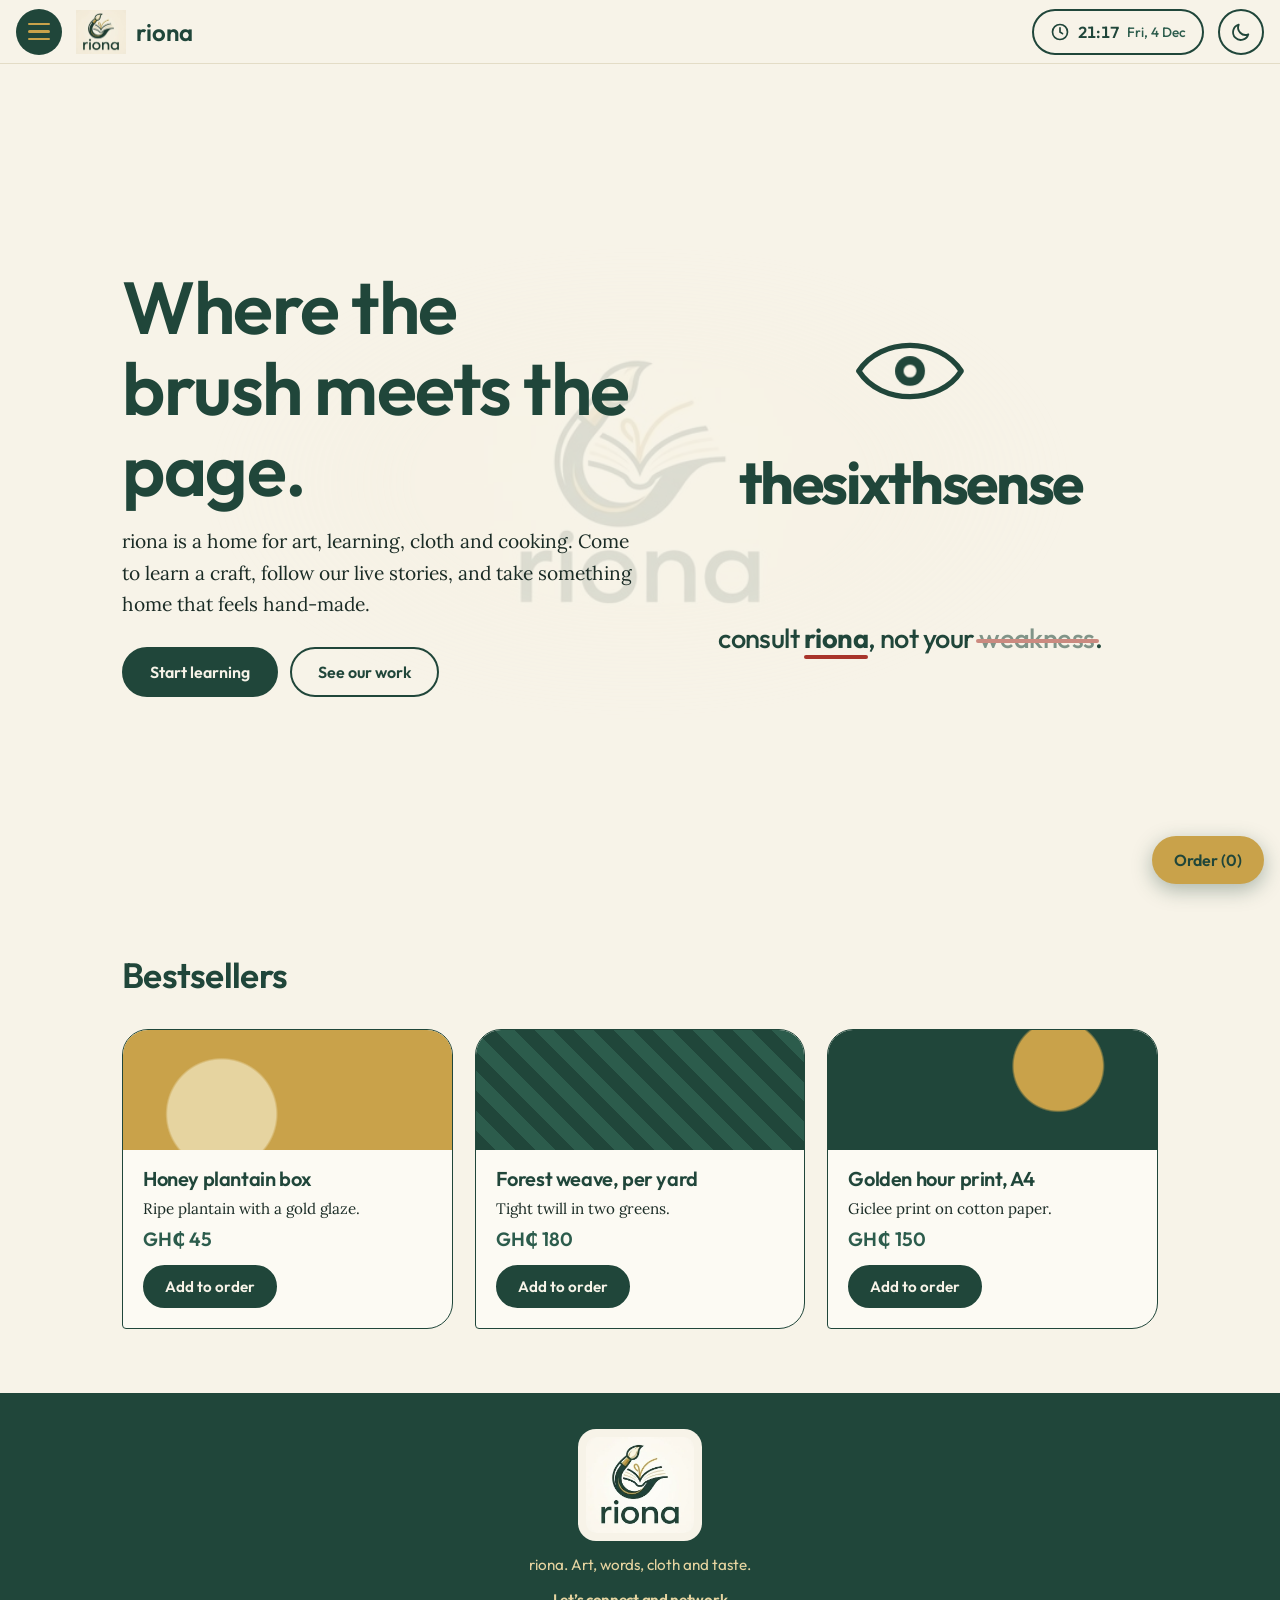
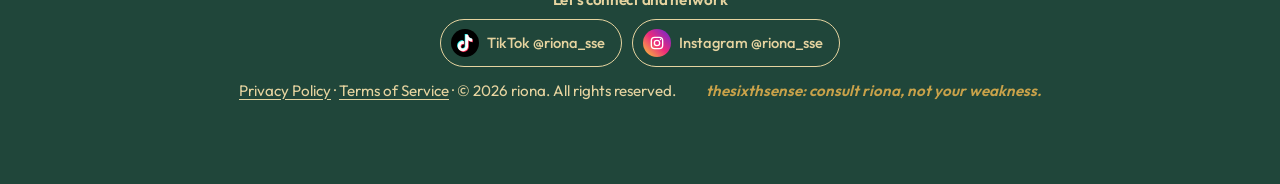
<file: index.html>
<!DOCTYPE html>
<html lang="en"><head><meta charset="utf-8">
<meta name="viewport" content="width=device-width, initial-scale=1, viewport-fit=cover">
<title>riona | art, learning, cloth and food</title>
<link rel="preconnect" href="https://fonts.googleapis.com"><link rel="preconnect" href="https://fonts.gstatic.com" crossorigin>
<link href="https://fonts.googleapis.com/css2?family=Outfit:wght@400;500;600;700&family=Lora:ital,wght@0,400;0,500;1,400&display=swap" rel="stylesheet">
<script>try{var t=localStorage.getItem("riona-theme")||(matchMedia("(prefers-color-scheme:dark)").matches?"dark":"light");document.documentElement.dataset.theme=t}catch(e){}</script>
<link rel="stylesheet" href="style.css"></head><body data-page="home"><header>
<button class="burger" id="bg" aria-label="Open menu" aria-expanded="false" aria-controls="nav"><i></i><i></i><i></i></button>
<a class="brand" href="index.html"><img src="assets/logo-mark.jpg" alt="">riona</a>
<button class="hclock" id="wc" aria-expanded="false" aria-controls="wp" aria-label="World date and time"><svg viewBox="0 0 24 24" aria-hidden="true"><circle cx="12" cy="12" r="9"/><path d="M12 7v5l3 2"/></svg><span id="ht"></span><span class="hd" id="hd"></span></button>
<button class="tmode" id="tm" aria-label="Switch to dark mode"><svg class="moon" viewBox="0 0 24 24" aria-hidden="true"><path d="M20 14.5A8 8 0 0 1 9.5 4 8.5 8.5 0 1 0 20 14.5Z"/></svg><svg class="sun" viewBox="0 0 24 24" aria-hidden="true"><circle cx="12" cy="12" r="4"/><path d="M12 2v2M12 20v2M2 12h2M20 12h2M4.9 4.9l1.4 1.4M17.7 17.7l1.4 1.4M4.9 19.1l1.4-1.4M17.7 6.3l1.4-1.4"/></svg></button>
</header>
<aside class="wpanel" id="wp" aria-label="World date and time"><h2>The world, right now</h2><div class="you"><span class="big" id="yt"></span><span class="meta" id="yd"></span></div><div class="cities" id="cg"></div></aside>

<nav id="nav" aria-label="Main menu"><div class="wrap">
<a href="index.html">Home</a>
<small>Learn and make</small>
<a href="art-education.html">Art &amp; education</a><a href="portfolio.html">Portfolio</a>
<small>Cloth and table</small>
<a href="textiles.html">Textiles</a><a href="food.html">Food &amp; delicacies</a>
<small>Stories and spirit</small>
<a href="live-blog.html">Live blog</a><a href="motivations.html">Motivations</a><a href="ai-content.html">AI content</a>
<small>Work with riona</small>
<a href="adverts.html">Adverts</a><a href="feedback.html">Feedback</a>
<div class="navtag" aria-label="Brush, book, bloom"><div class="tl"><span class="w rv" style="--d:0"><svg viewBox="0 0 120 100" aria-hidden="true"><path class="d g" pathLength="1" d="M6 92C26 72 46 100 74 58" style="--d:250"/><g class="pop br" style="--d:1000"><g transform="rotate(-38 60 50) translate(0 50) scale(1 1.6) translate(0 -50)"><path class="cr bp" d="M6 50C6 46 20 44 34 45L62 46V54L34 55C20 56 6 54 6 50Z"/><rect class="gf bp" x="62" y="43" width="17" height="14" rx="2"/><path class="dk" d="M68 43V57M73 43V57"/><path class="cr bp" d="M79 43C92 41 102 46 112 50C102 54 92 59 79 57Z"/><path class="gf" d="M99 46.8C105 47.8 109 49 113 50C109 51 105 52.2 99 53.2Z"/></g></g></svg><b>Brush,</b></span><span class="w rv" style="--d:350"><svg viewBox="0 0 120 100" aria-hidden="true"><path class="pg l" d="M60 30V84C45 74 25 74 10 80V26C25 20 45 22 60 30Z" style="--d:700"/><path class="pg r" d="M60 30V84C75 74 95 74 110 80V26C95 20 75 22 60 30Z" style="--d:850"/><path class="d g" pathLength="1" d="M60 30V84" style="--d:1000"/></svg><b>book,</b></span><span class="w rv" style="--d:700"><svg class="bloom" viewBox="0 0 120 100" aria-hidden="true"><path class="d g" pathLength="1" d="M60 54V98" style="--d:1100"/><g transform="rotate(0 60 46)"><ellipse class="pet" cx="60" cy="26" rx="11" ry="20" style="--d:1300"/></g><g transform="rotate(72 60 46)"><ellipse class="pet" cx="60" cy="26" rx="11" ry="20" style="--d:1420"/></g><g transform="rotate(144 60 46)"><ellipse class="pet" cx="60" cy="26" rx="11" ry="20" style="--d:1540"/></g><g transform="rotate(216 60 46)"><ellipse class="pet" cx="60" cy="26" rx="11" ry="20" style="--d:1660"/></g><g transform="rotate(288 60 46)"><ellipse class="pet" cx="60" cy="26" rx="11" ry="20" style="--d:1780"/></g><circle class="pop cr" cx="60" cy="46" r="8" style="--d:1900"/></svg><b>bloom:</b></span></div><p class="sub rv" style="--d:1500">the home of creative things made with <em>you</em> in mind.</p></div></div></nav>
<main><section class="view on" id="home"><div class="in hero">
<img class="wm" src="assets/logo-full.jpg" alt="" aria-hidden="true">
<div><h1>Where the brush meets the page.</h1>
<p class="lede">riona is a home for art, learning, cloth and cooking. Come to learn a craft, follow our live stories, and take something home that feels hand-made.</p>
<div class="row"><a class="btn" href="art-education.html">Start learning</a><a class="btn o" href="portfolio.html">See our work</a></div></div>
<div class="six hsix">
<div class="eye" aria-hidden="true"><svg viewBox="0 0 120 120"><circle class="r" style="--d:0" cx="60" cy="60" r="18"/><circle class="r" style="--d:.9" cx="60" cy="60" r="18"/><circle class="r" style="--d:1.8" cx="60" cy="60" r="18"/><path class="lid" pathLength="1" d="M12 60C32 28 88 28 108 60C88 92 32 92 12 60Z"/><circle class="iris" cx="60" cy="60" r="14"/><circle class="pup" cx="60" cy="60" r="6"/></svg></div>
<p class="sw sans" aria-label="thesixthsense"><span style="--d:200">t</span><span style="--d:270">h</span><span style="--d:340">e</span><span style="--d:410">s</span><span style="--d:480">i</span><span style="--d:550">x</span><span style="--d:620">t</span><span style="--d:690">h</span><span style="--d:760">s</span><span style="--d:830">e</span><span style="--d:900">n</span><span style="--d:970">s</span><span style="--d:1040">e</span></p>
<p class="mot sans"><span class="rv" style="--d:1900">consult <em>riona</em>,</span> <span class="rv" style="--d:2300">not your <s>weakness</s>.</span></p>
</div>
</div>
<div class="in" style="padding-top:0"><div class="shop"><h2>Bestsellers</h2><div class="grid"><div class="prod"><div class="sw t3"></div><div class="b"><h3>Honey plantain box</h3><p>Ripe plantain with a gold glaze.</p><span class="pr" data-p="45"></span><button class="btn add" data-n="Honey plantain box" data-p="45">Add to order</button></div></div><div class="prod"><div class="sw t2"></div><div class="b"><h3>Forest weave, per yard</h3><p>Tight twill in two greens.</p><span class="pr" data-p="180"></span><button class="btn add" data-n="Forest weave, per yard" data-p="180">Add to order</button></div></div><div class="prod"><div class="sw t1"></div><div class="b"><h3>Golden hour print, A4</h3><p>Giclee print on cotton paper.</p><span class="pr" data-p="150"></span><button class="btn add" data-n="Golden hour print, A4" data-p="150">Add to order</button></div></div></div></div></div></section></main></main>
<footer><img src="assets/logo-mark.jpg" alt="riona logo"><p>riona. Art, words, cloth and taste.</p>
<p class="cn2 sans">Let&rsquo;s connect and network</p><div class="social" aria-label="riona on social media"><a href="https://www.tiktok.com/@riona_sse" target="_blank" rel="noopener noreferrer"><span class="ico tt"><svg viewBox="-1 -1 26 26" aria-hidden="true"><path fill="#25f4ee" transform="translate(-.9 -.9)" d="M12.525.02c1.31-.02 2.61-.01 3.91-.02.08 1.53.63 3.09 1.75 4.17 1.12 1.11 2.7 1.62 4.24 1.79v4.03c-1.44-.05-2.89-.35-4.2-.97-.57-.26-1.1-.59-1.62-.93-.01 2.92.01 5.84-.02 8.75-.08 1.4-.54 2.79-1.35 3.94-1.31 1.92-3.58 3.17-5.91 3.21-1.43.08-2.86-.31-4.08-1.03-2.02-1.19-3.44-3.37-3.65-5.71-.02-.5-.03-1-.01-1.49.18-1.9 1.12-3.72 2.58-4.96 1.66-1.44 3.98-2.13 6.15-1.72.02 1.48-.04 2.96-.04 4.44-.99-.32-2.15-.23-3.02.37-.63.41-1.11 1.04-1.36 1.75-.21.51-.15 1.07-.14 1.61.24 1.64 1.82 3.02 3.5 2.87 1.12-.01 2.19-.66 2.77-1.61.19-.33.4-.67.41-1.06.1-1.79.06-3.57.07-5.36.01-4.03-.01-8.05.02-12.07z"/><path fill="#fe2c55" transform="translate(.9 .9)" d="M12.525.02c1.31-.02 2.61-.01 3.91-.02.08 1.53.63 3.09 1.75 4.17 1.12 1.11 2.7 1.62 4.24 1.79v4.03c-1.44-.05-2.89-.35-4.2-.97-.57-.26-1.1-.59-1.62-.93-.01 2.92.01 5.84-.02 8.75-.08 1.4-.54 2.79-1.35 3.94-1.31 1.92-3.58 3.17-5.91 3.21-1.43.08-2.86-.31-4.08-1.03-2.02-1.19-3.44-3.37-3.65-5.71-.02-.5-.03-1-.01-1.49.18-1.9 1.12-3.72 2.58-4.96 1.66-1.44 3.98-2.13 6.15-1.72.02 1.48-.04 2.96-.04 4.44-.99-.32-2.15-.23-3.02.37-.63.41-1.11 1.04-1.36 1.75-.21.51-.15 1.07-.14 1.61.24 1.64 1.82 3.02 3.5 2.87 1.12-.01 2.19-.66 2.77-1.61.19-.33.4-.67.41-1.06.1-1.79.06-3.57.07-5.36.01-4.03-.01-8.05.02-12.07z"/><path fill="#fff" d="M12.525.02c1.31-.02 2.61-.01 3.91-.02.08 1.53.63 3.09 1.75 4.17 1.12 1.11 2.7 1.62 4.24 1.79v4.03c-1.44-.05-2.89-.35-4.2-.97-.57-.26-1.1-.59-1.62-.93-.01 2.92.01 5.84-.02 8.75-.08 1.4-.54 2.79-1.35 3.94-1.31 1.92-3.58 3.17-5.91 3.21-1.43.08-2.86-.31-4.08-1.03-2.02-1.19-3.44-3.37-3.65-5.71-.02-.5-.03-1-.01-1.49.18-1.9 1.12-3.72 2.58-4.96 1.66-1.44 3.98-2.13 6.15-1.72.02 1.48-.04 2.96-.04 4.44-.99-.32-2.15-.23-3.02.37-.63.41-1.11 1.04-1.36 1.75-.21.51-.15 1.07-.14 1.61.24 1.64 1.82 3.02 3.5 2.87 1.12-.01 2.19-.66 2.77-1.61.19-.33.4-.67.41-1.06.1-1.79.06-3.57.07-5.36.01-4.03-.01-8.05.02-12.07z"/></svg></span>TikTok @riona_sse</a><a href="https://www.instagram.com/riona_sse" target="_blank" rel="noopener noreferrer"><span class="ico ig"><svg viewBox="0 0 24 24" aria-hidden="true"><rect x="3.5" y="3.5" width="17" height="17" rx="5"/><circle cx="12" cy="12" r="4"/><circle cx="17.2" cy="6.8" r="1" fill="#fff" stroke="none"/></svg></span>Instagram @riona_sse</a></div>
<div class="fbar"><span><a href="privacy.html">Privacy Policy</a> &middot; <a href="terms.html">Terms of Service</a> &middot; &copy; 2026 riona. All rights reserved.</span><span class="sig">thesixthsense: consult riona, not your weakness.</span></div></footer>
<script src="script.js"></script></body></html>
</file>
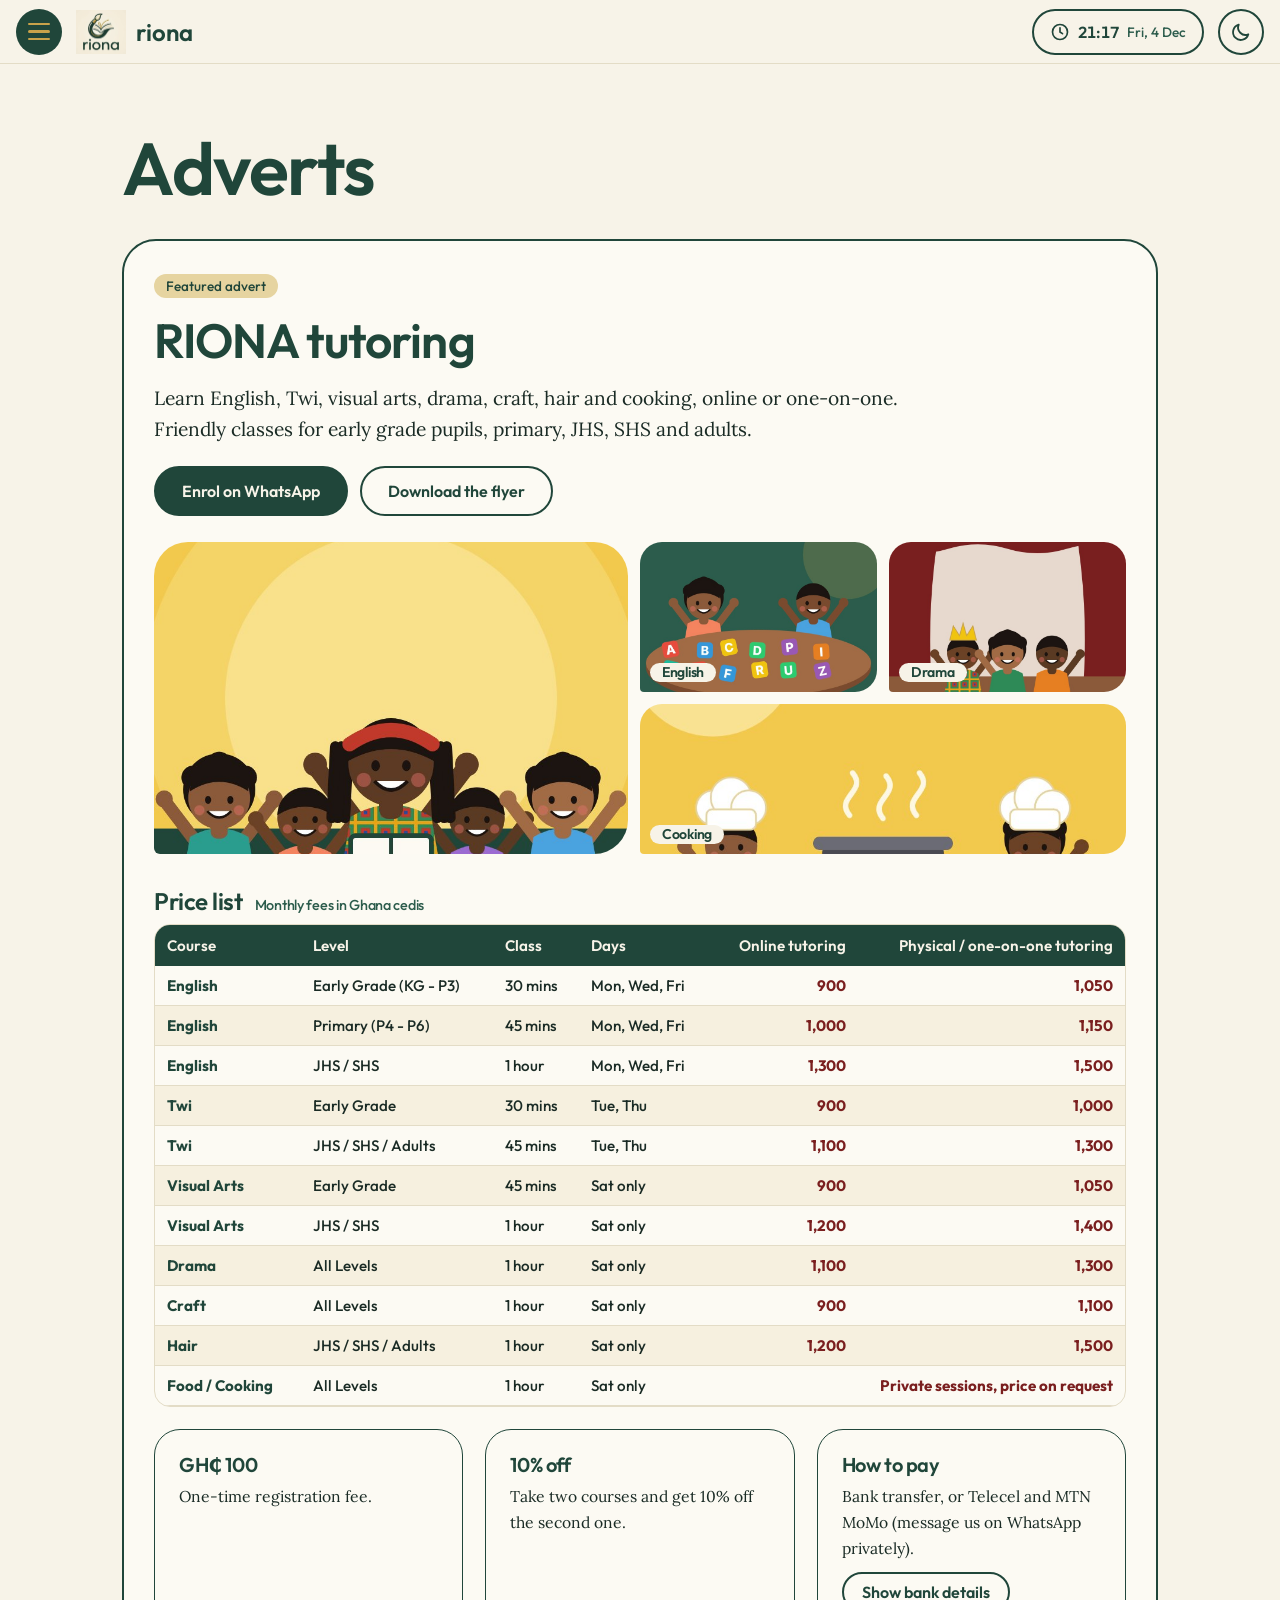
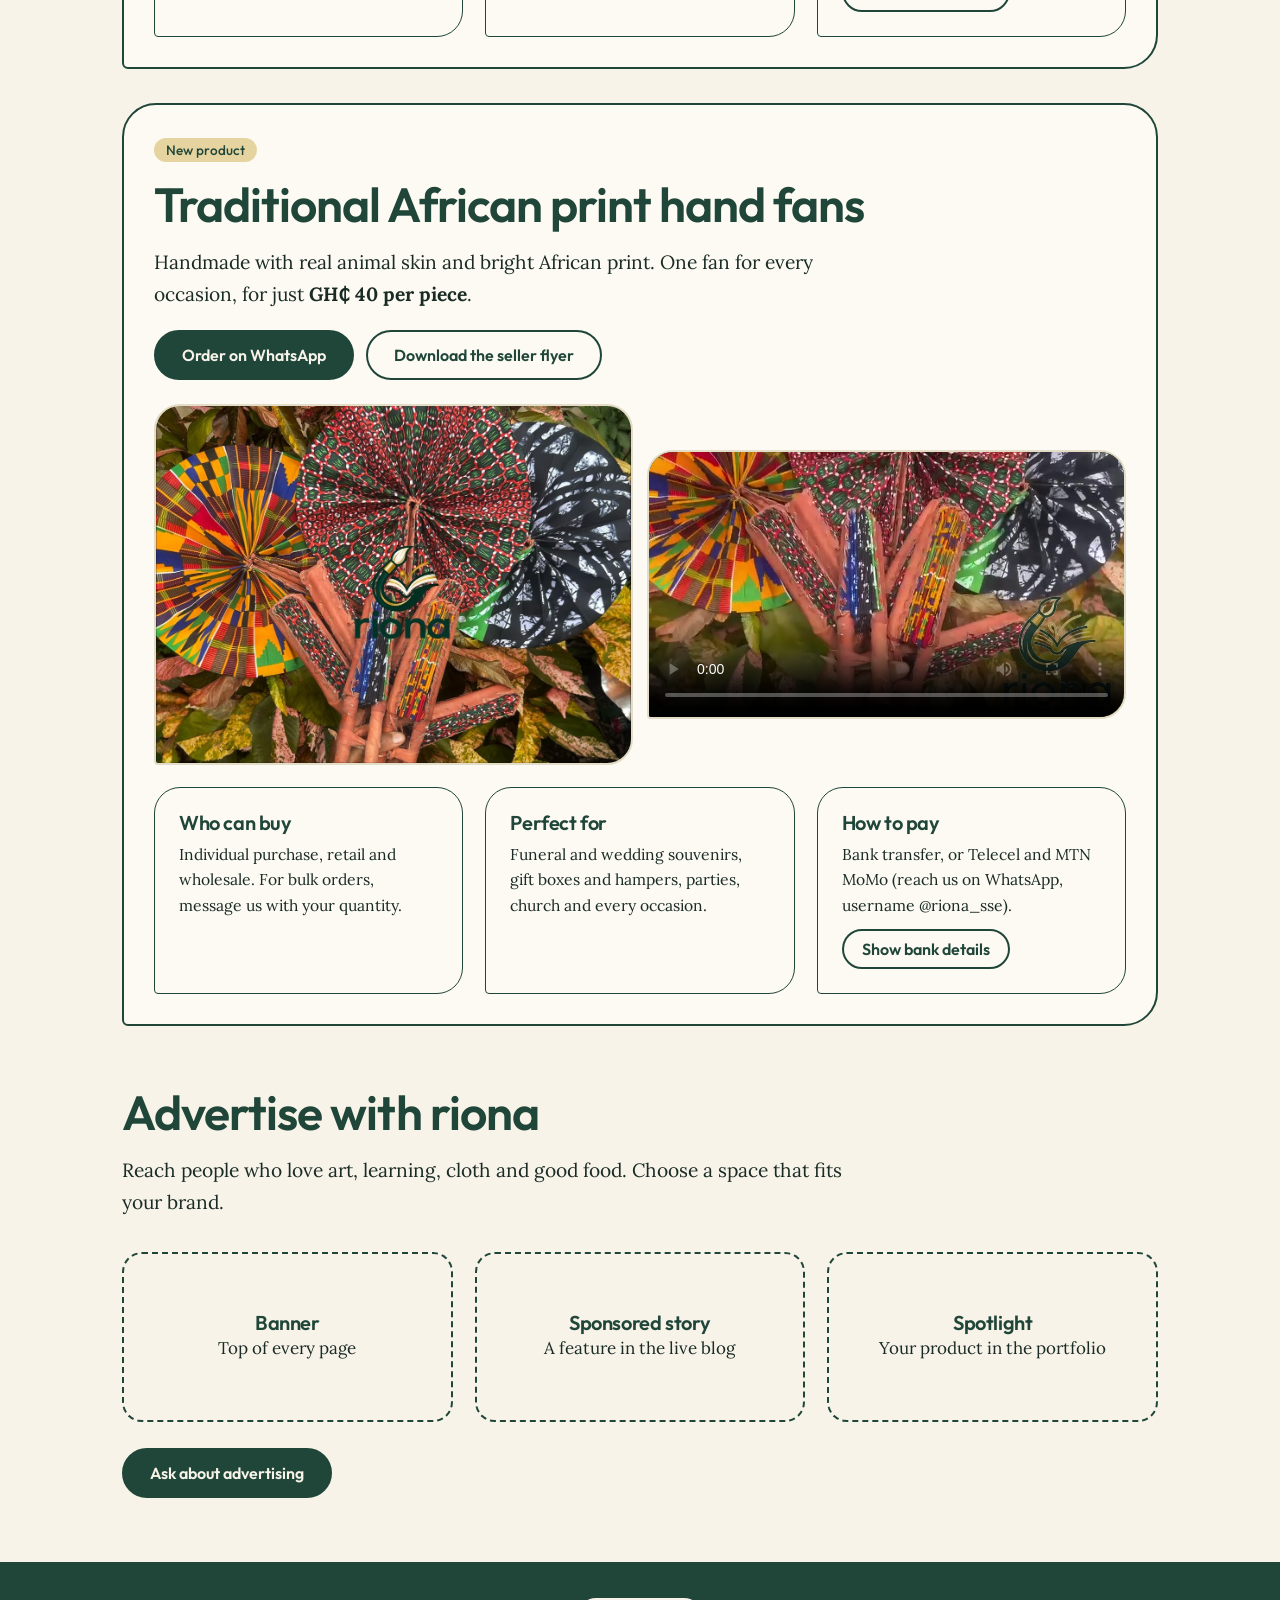
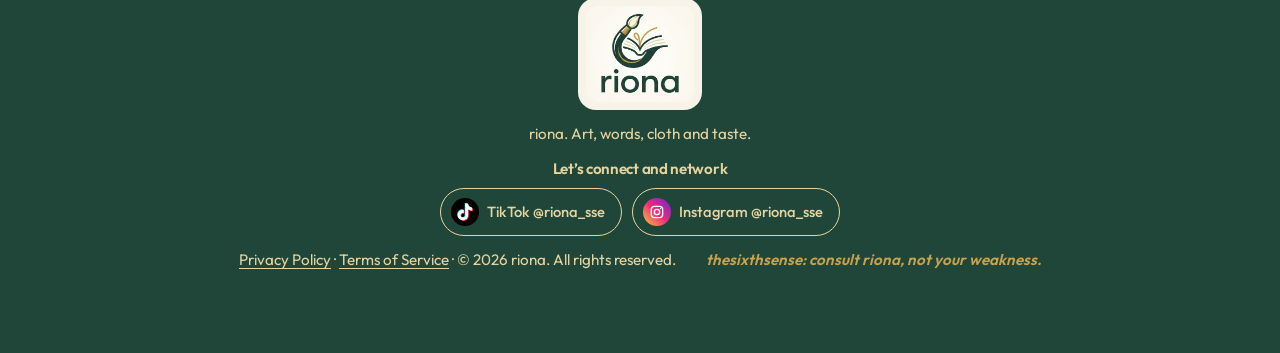
<file: adverts.html>
<!DOCTYPE html>
<html lang="en"><head><meta charset="utf-8">
<meta name="viewport" content="width=device-width, initial-scale=1, viewport-fit=cover">
<title>Adverts | riona</title>
<link rel="preconnect" href="https://fonts.googleapis.com"><link rel="preconnect" href="https://fonts.gstatic.com" crossorigin>
<link href="https://fonts.googleapis.com/css2?family=Outfit:wght@400;500;600;700&family=Lora:ital,wght@0,400;0,500;1,400&display=swap" rel="stylesheet">
<script>try{var t=localStorage.getItem("riona-theme")||(matchMedia("(prefers-color-scheme:dark)").matches?"dark":"light");document.documentElement.dataset.theme=t}catch(e){}</script>
<link rel="stylesheet" href="style.css"></head><body data-page="adverts"><header>
<button class="burger" id="bg" aria-label="Open menu" aria-expanded="false" aria-controls="nav"><i></i><i></i><i></i></button>
<a class="brand" href="index.html"><img src="assets/logo-mark.jpg" alt="">riona</a>
<button class="hclock" id="wc" aria-expanded="false" aria-controls="wp" aria-label="World date and time"><svg viewBox="0 0 24 24" aria-hidden="true"><circle cx="12" cy="12" r="9"/><path d="M12 7v5l3 2"/></svg><span id="ht"></span><span class="hd" id="hd"></span></button>
<button class="tmode" id="tm" aria-label="Switch to dark mode"><svg class="moon" viewBox="0 0 24 24" aria-hidden="true"><path d="M20 14.5A8 8 0 0 1 9.5 4 8.5 8.5 0 1 0 20 14.5Z"/></svg><svg class="sun" viewBox="0 0 24 24" aria-hidden="true"><circle cx="12" cy="12" r="4"/><path d="M12 2v2M12 20v2M2 12h2M20 12h2M4.9 4.9l1.4 1.4M17.7 17.7l1.4 1.4M4.9 19.1l1.4-1.4M17.7 6.3l1.4-1.4"/></svg></button>
</header>
<aside class="wpanel" id="wp" aria-label="World date and time"><h2>The world, right now</h2><div class="you"><span class="big" id="yt"></span><span class="meta" id="yd"></span></div><div class="cities" id="cg"></div></aside>

<nav id="nav" aria-label="Main menu"><div class="wrap">
<a href="index.html">Home</a>
<small>Learn and make</small>
<a href="art-education.html">Art &amp; education</a><a href="portfolio.html">Portfolio</a>
<small>Cloth and table</small>
<a href="textiles.html">Textiles</a><a href="food.html">Food &amp; delicacies</a>
<small>Stories and spirit</small>
<a href="live-blog.html">Live blog</a><a href="motivations.html">Motivations</a><a href="ai-content.html">AI content</a>
<small>Work with riona</small>
<a href="adverts.html">Adverts</a><a href="feedback.html">Feedback</a>
<div class="navtag" aria-label="Brush, book, bloom"><div class="tl"><span class="w rv" style="--d:0"><svg viewBox="0 0 120 100" aria-hidden="true"><path class="d g" pathLength="1" d="M6 92C26 72 46 100 74 58" style="--d:250"/><g class="pop br" style="--d:1000"><g transform="rotate(-38 60 50) translate(0 50) scale(1 1.6) translate(0 -50)"><path class="cr bp" d="M6 50C6 46 20 44 34 45L62 46V54L34 55C20 56 6 54 6 50Z"/><rect class="gf bp" x="62" y="43" width="17" height="14" rx="2"/><path class="dk" d="M68 43V57M73 43V57"/><path class="cr bp" d="M79 43C92 41 102 46 112 50C102 54 92 59 79 57Z"/><path class="gf" d="M99 46.8C105 47.8 109 49 113 50C109 51 105 52.2 99 53.2Z"/></g></g></svg><b>Brush,</b></span><span class="w rv" style="--d:350"><svg viewBox="0 0 120 100" aria-hidden="true"><path class="pg l" d="M60 30V84C45 74 25 74 10 80V26C25 20 45 22 60 30Z" style="--d:700"/><path class="pg r" d="M60 30V84C75 74 95 74 110 80V26C95 20 75 22 60 30Z" style="--d:850"/><path class="d g" pathLength="1" d="M60 30V84" style="--d:1000"/></svg><b>book,</b></span><span class="w rv" style="--d:700"><svg class="bloom" viewBox="0 0 120 100" aria-hidden="true"><path class="d g" pathLength="1" d="M60 54V98" style="--d:1100"/><g transform="rotate(0 60 46)"><ellipse class="pet" cx="60" cy="26" rx="11" ry="20" style="--d:1300"/></g><g transform="rotate(72 60 46)"><ellipse class="pet" cx="60" cy="26" rx="11" ry="20" style="--d:1420"/></g><g transform="rotate(144 60 46)"><ellipse class="pet" cx="60" cy="26" rx="11" ry="20" style="--d:1540"/></g><g transform="rotate(216 60 46)"><ellipse class="pet" cx="60" cy="26" rx="11" ry="20" style="--d:1660"/></g><g transform="rotate(288 60 46)"><ellipse class="pet" cx="60" cy="26" rx="11" ry="20" style="--d:1780"/></g><circle class="pop cr" cx="60" cy="46" r="8" style="--d:1900"/></svg><b>bloom:</b></span></div><p class="sub rv" style="--d:1500">the home of creative things made with <em>you</em> in mind.</p></div></div></nav>
<main><section class="view on" id="adverts"><div class="in"><h1>Adverts</h1>
<section class="tutor" id="tutoring"><span class="pill">Featured advert</span><h2>RIONA tutoring</h2>
<p class="lede">Learn English, Twi, visual arts, drama, craft, hair and cooking, online or one-on-one. Friendly classes for early grade pupils, primary, JHS, SHS and adults.</p>
<div class="row"><a class="btn" href="#" data-contact="wa" role="button">Enrol on WhatsApp</a><a class="btn o" href="assets/riona-tutoring-flyer.pdf" download>Download the flyer</a></div>
<div class="tgal"><figure class="big"><img src="assets/tutor-hero.jpg" alt="Cartoon of a smiling tutor holding a book, surrounded by cheerful pupils." loading="lazy"></figure>
<figure><img src="assets/tutor-english.jpg" alt="Cartoon of two pupils at a table covered in colourful letter blocks." loading="lazy"><figcaption class="sans">English</figcaption></figure>
<figure><img src="assets/tutor-drama.jpg" alt="Cartoon of three pupils in costume on a stage with red curtains." loading="lazy"><figcaption class="sans">Drama</figcaption></figure>
<figure><img src="assets/tutor-cooking.jpg" alt="Cartoon of two young chefs in chef hats beside a steaming pot." loading="lazy"><figcaption class="sans">Cooking</figcaption></figure></div>
<h3 class="ph">Price list <span class="sans">Monthly fees in Ghana cedis</span></h3>
<div class="tw"><table class="pt"><thead><tr><th>Course</th><th>Level</th><th>Class</th><th>Days</th><th class="p">Online tutoring</th><th class="p">Physical / one-on-one tutoring</th></tr></thead><tbody><tr><td class="c">English</td><td>Early Grade (KG - P3)</td><td>30 mins</td><td>Mon, Wed, Fri</td><td class="p">900</td><td class="p">1,050</td></tr><tr><td class="c">English</td><td>Primary (P4 - P6)</td><td>45 mins</td><td>Mon, Wed, Fri</td><td class="p">1,000</td><td class="p">1,150</td></tr><tr><td class="c">English</td><td>JHS / SHS</td><td>1 hour</td><td>Mon, Wed, Fri</td><td class="p">1,300</td><td class="p">1,500</td></tr><tr><td class="c">Twi</td><td>Early Grade</td><td>30 mins</td><td>Tue, Thu</td><td class="p">900</td><td class="p">1,000</td></tr><tr><td class="c">Twi</td><td>JHS / SHS / Adults</td><td>45 mins</td><td>Tue, Thu</td><td class="p">1,100</td><td class="p">1,300</td></tr><tr><td class="c">Visual Arts</td><td>Early Grade</td><td>45 mins</td><td>Sat only</td><td class="p">900</td><td class="p">1,050</td></tr><tr><td class="c">Visual Arts</td><td>JHS / SHS</td><td>1 hour</td><td>Sat only</td><td class="p">1,200</td><td class="p">1,400</td></tr><tr><td class="c">Drama</td><td>All Levels</td><td>1 hour</td><td>Sat only</td><td class="p">1,100</td><td class="p">1,300</td></tr><tr><td class="c">Craft</td><td>All Levels</td><td>1 hour</td><td>Sat only</td><td class="p">900</td><td class="p">1,100</td></tr><tr><td class="c">Hair</td><td>JHS / SHS / Adults</td><td>1 hour</td><td>Sat only</td><td class="p">1,200</td><td class="p">1,500</td></tr><tr><td class="c">Food / Cooking</td><td>All Levels</td><td>1 hour</td><td>Sat only</td><td class="p" colspan="2">Private sessions, price on request</td></tr></tbody></table></div>
<div class="grid" style="margin-top:22px"><div class="box"><h3>GH&#8373; 100</h3><p>One-time registration fee.</p></div><div class="box"><h3>10% off</h3><p>Take two courses and get 10% off the second one.</p></div>
<div class="box"><h3>How to pay</h3><p>Bank transfer, or Telecel and MTN MoMo (message us on WhatsApp privately).</p><p id="bk" hidden style="font-weight:600"></p><button class="btn o" style="margin-top:10px;padding:8px 18px" data-reveal="R0NCIEJhbmssIEtvZm9yaWR1YSBCcmFuY2ggfCBBY2NvdW50IG51bWJlciAyMDExMDEwMjY0NTI2IHwgQWNjb3VudCBuYW1lOiBSaXRhIEFsb3J0aQ==" data-target="bk">Show bank details</button></div></div>
</section>
<section class="tutor fanad" id="fans"><span class="pill">New product</span><h2>Traditional African print hand fans</h2>
<p class="lede">Handmade with real animal skin and bright African print. One fan for every occasion, for just <b>GH&#8373; 40 per piece</b>.</p>
<div class="row"><a class="btn" href="#" data-contact="wa" data-msg="Hello riona, I would like to order the traditional African print hand fans. Quantity: " role="button">Order on WhatsApp</a><a class="btn o" href="assets/riona-fan-flyer.pdf" download>Download the seller flyer</a></div>
<div class="fanmedia"><figure><img src="assets/fan-photo.jpg" alt="Three colourful African print hand fans with leather handles among green and pink leaves, with the riona logo." loading="lazy"></figure>
<figure><video controls preload="metadata" playsinline poster="assets/fan-video-poster.jpg"><source src="assets/fan-video.mp4" type="video/mp4">Your browser can&rsquo;t play this video.</video></figure></div>
<div class="grid" style="margin-top:22px"><div class="box"><h3>Who can buy</h3><p>Individual purchase, retail and wholesale. For bulk orders, message us with your quantity.</p></div>
<div class="box"><h3>Perfect for</h3><p>Funeral and wedding souvenirs, gift boxes and hampers, parties, church and every occasion.</p></div>
<div class="box"><h3>How to pay</h3><p>Bank transfer, or Telecel and MTN MoMo (reach us on WhatsApp, username @riona_sse).</p><p id="bk2" hidden style="font-weight:600"></p><button class="btn o" style="margin-top:10px;padding:8px 18px" data-reveal="R0NCIEJhbmssIEtvZm9yaWR1YSBCcmFuY2ggfCBBY2NvdW50IG51bWJlciAyMDExMDEwMjY0NTI2IHwgQWNjb3VudCBuYW1lOiBSaXRhIEFsb3J0aQ==" data-target="bk2">Show bank details</button></div></div>
</section>
<h2 class="adh">Advertise with riona</h2>
<p class="lede">Reach people who love art, learning, cloth and good food. Choose a space that fits your brand.</p>
<div class="grid"><div class="ad"><div><h3>Banner</h3><p>Top of every page</p></div></div>
<div class="ad"><div><h3>Sponsored story</h3><p>A feature in the live blog</p></div></div>
<div class="ad"><div><h3>Spotlight</h3><p>Your product in the portfolio</p></div></div></div>
<div class="row"><a class="btn" href="feedback.html">Ask about advertising</a></div></div></section></main></main>
<footer><img src="assets/logo-mark.jpg" alt="riona logo"><p>riona. Art, words, cloth and taste.</p>
<p class="cn2 sans">Let&rsquo;s connect and network</p><div class="social" aria-label="riona on social media"><a href="https://www.tiktok.com/@riona_sse" target="_blank" rel="noopener noreferrer"><span class="ico tt"><svg viewBox="-1 -1 26 26" aria-hidden="true"><path fill="#25f4ee" transform="translate(-.9 -.9)" d="M12.525.02c1.31-.02 2.61-.01 3.91-.02.08 1.53.63 3.09 1.75 4.17 1.12 1.11 2.7 1.62 4.24 1.79v4.03c-1.44-.05-2.89-.35-4.2-.97-.57-.26-1.1-.59-1.62-.93-.01 2.92.01 5.84-.02 8.75-.08 1.4-.54 2.79-1.35 3.94-1.31 1.92-3.58 3.17-5.91 3.21-1.43.08-2.86-.31-4.08-1.03-2.02-1.19-3.44-3.37-3.65-5.71-.02-.5-.03-1-.01-1.49.18-1.9 1.12-3.72 2.58-4.96 1.66-1.44 3.98-2.13 6.15-1.72.02 1.48-.04 2.96-.04 4.44-.99-.32-2.15-.23-3.02.37-.63.41-1.11 1.04-1.36 1.75-.21.51-.15 1.07-.14 1.61.24 1.64 1.82 3.02 3.5 2.87 1.12-.01 2.19-.66 2.77-1.61.19-.33.4-.67.41-1.06.1-1.79.06-3.57.07-5.36.01-4.03-.01-8.05.02-12.07z"/><path fill="#fe2c55" transform="translate(.9 .9)" d="M12.525.02c1.31-.02 2.61-.01 3.91-.02.08 1.53.63 3.09 1.75 4.17 1.12 1.11 2.7 1.62 4.24 1.79v4.03c-1.44-.05-2.89-.35-4.2-.97-.57-.26-1.1-.59-1.62-.93-.01 2.92.01 5.84-.02 8.75-.08 1.4-.54 2.79-1.35 3.94-1.31 1.92-3.58 3.17-5.91 3.21-1.43.08-2.86-.31-4.08-1.03-2.02-1.19-3.44-3.37-3.65-5.71-.02-.5-.03-1-.01-1.49.18-1.9 1.12-3.72 2.58-4.96 1.66-1.44 3.98-2.13 6.15-1.72.02 1.48-.04 2.96-.04 4.44-.99-.32-2.15-.23-3.02.37-.63.41-1.11 1.04-1.36 1.75-.21.51-.15 1.07-.14 1.61.24 1.64 1.82 3.02 3.5 2.87 1.12-.01 2.19-.66 2.77-1.61.19-.33.4-.67.41-1.06.1-1.79.06-3.57.07-5.36.01-4.03-.01-8.05.02-12.07z"/><path fill="#fff" d="M12.525.02c1.31-.02 2.61-.01 3.91-.02.08 1.53.63 3.09 1.75 4.17 1.12 1.11 2.7 1.62 4.24 1.79v4.03c-1.44-.05-2.89-.35-4.2-.97-.57-.26-1.1-.59-1.62-.93-.01 2.92.01 5.84-.02 8.75-.08 1.4-.54 2.79-1.35 3.94-1.31 1.92-3.58 3.17-5.91 3.21-1.43.08-2.86-.31-4.08-1.03-2.02-1.19-3.44-3.37-3.65-5.71-.02-.5-.03-1-.01-1.49.18-1.9 1.12-3.72 2.58-4.96 1.66-1.44 3.98-2.13 6.15-1.72.02 1.48-.04 2.96-.04 4.44-.99-.32-2.15-.23-3.02.37-.63.41-1.11 1.04-1.36 1.75-.21.51-.15 1.07-.14 1.61.24 1.64 1.82 3.02 3.5 2.87 1.12-.01 2.19-.66 2.77-1.61.19-.33.4-.67.41-1.06.1-1.79.06-3.57.07-5.36.01-4.03-.01-8.05.02-12.07z"/></svg></span>TikTok @riona_sse</a><a href="https://www.instagram.com/riona_sse" target="_blank" rel="noopener noreferrer"><span class="ico ig"><svg viewBox="0 0 24 24" aria-hidden="true"><rect x="3.5" y="3.5" width="17" height="17" rx="5"/><circle cx="12" cy="12" r="4"/><circle cx="17.2" cy="6.8" r="1" fill="#fff" stroke="none"/></svg></span>Instagram @riona_sse</a></div>
<div class="fbar"><span><a href="privacy.html">Privacy Policy</a> &middot; <a href="terms.html">Terms of Service</a> &middot; &copy; 2026 riona. All rights reserved.</span><span class="sig">thesixthsense: consult riona, not your weakness.</span></div></footer>
<script src="script.js"></script></body></html>
</file>
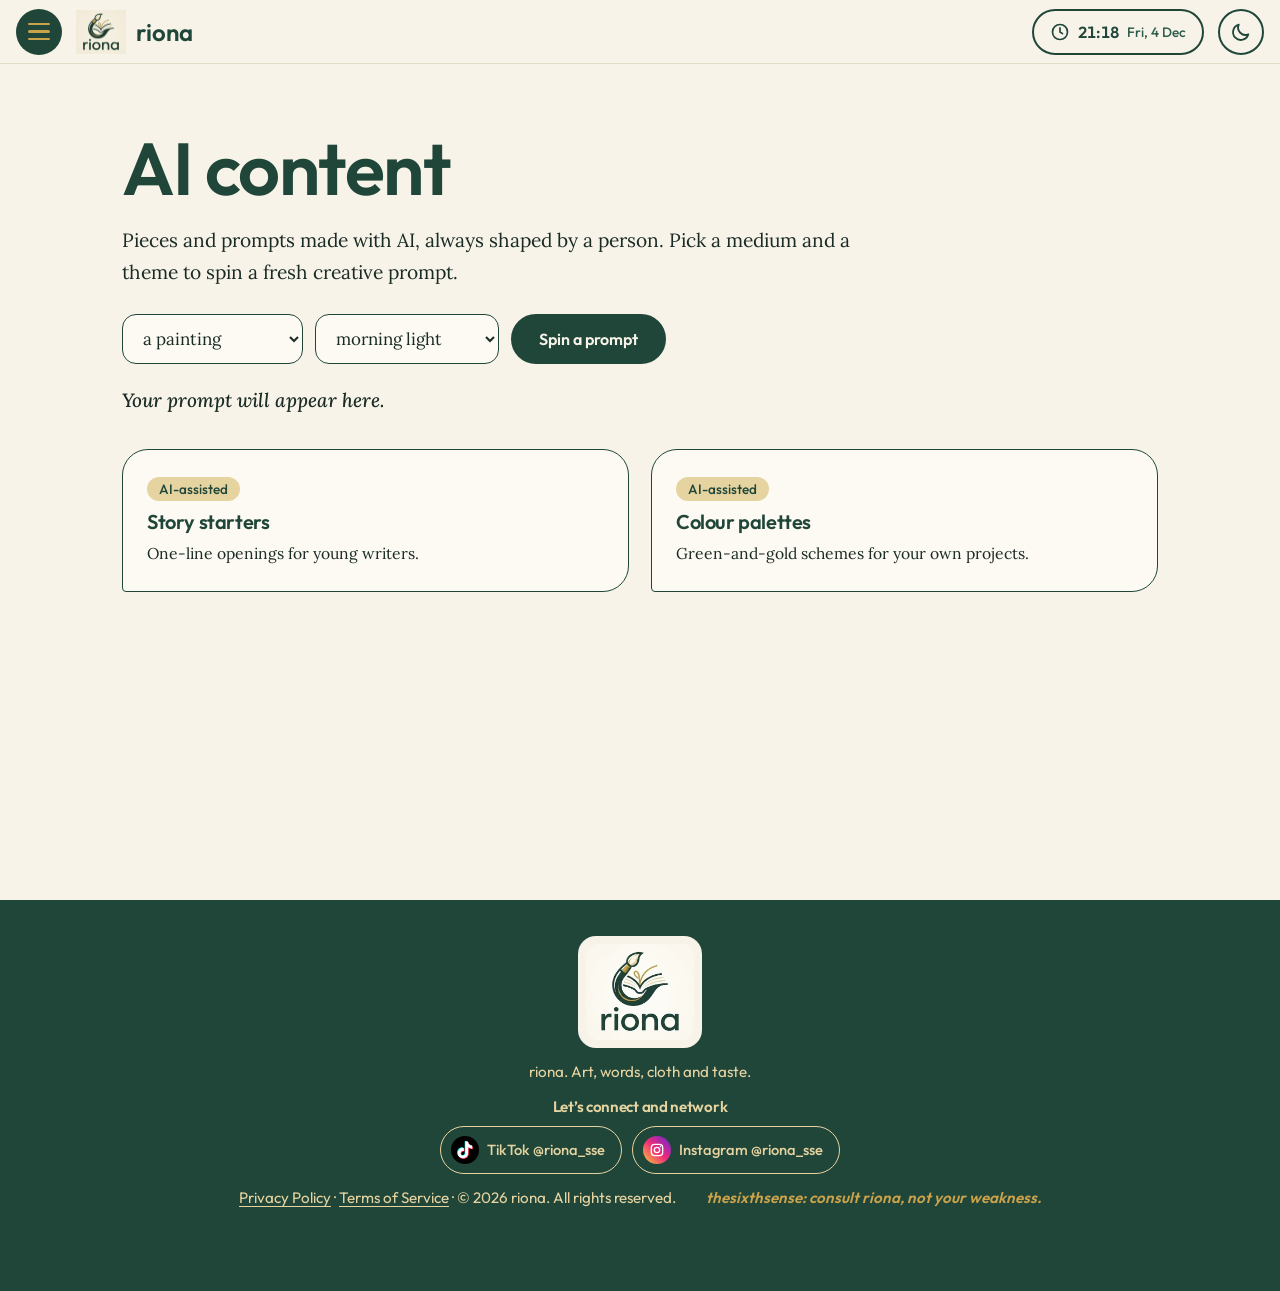
<file: ai-content.html>
<!DOCTYPE html>
<html lang="en"><head><meta charset="utf-8">
<meta name="viewport" content="width=device-width, initial-scale=1, viewport-fit=cover">
<title>AI content | riona</title>
<link rel="preconnect" href="https://fonts.googleapis.com"><link rel="preconnect" href="https://fonts.gstatic.com" crossorigin>
<link href="https://fonts.googleapis.com/css2?family=Outfit:wght@400;500;600;700&family=Lora:ital,wght@0,400;0,500;1,400&display=swap" rel="stylesheet">
<script>try{var t=localStorage.getItem("riona-theme")||(matchMedia("(prefers-color-scheme:dark)").matches?"dark":"light");document.documentElement.dataset.theme=t}catch(e){}</script>
<link rel="stylesheet" href="style.css"></head><body data-page="ai-content"><header>
<button class="burger" id="bg" aria-label="Open menu" aria-expanded="false" aria-controls="nav"><i></i><i></i><i></i></button>
<a class="brand" href="index.html"><img src="assets/logo-mark.jpg" alt="">riona</a>
<button class="hclock" id="wc" aria-expanded="false" aria-controls="wp" aria-label="World date and time"><svg viewBox="0 0 24 24" aria-hidden="true"><circle cx="12" cy="12" r="9"/><path d="M12 7v5l3 2"/></svg><span id="ht"></span><span class="hd" id="hd"></span></button>
<button class="tmode" id="tm" aria-label="Switch to dark mode"><svg class="moon" viewBox="0 0 24 24" aria-hidden="true"><path d="M20 14.5A8 8 0 0 1 9.5 4 8.5 8.5 0 1 0 20 14.5Z"/></svg><svg class="sun" viewBox="0 0 24 24" aria-hidden="true"><circle cx="12" cy="12" r="4"/><path d="M12 2v2M12 20v2M2 12h2M20 12h2M4.9 4.9l1.4 1.4M17.7 17.7l1.4 1.4M4.9 19.1l1.4-1.4M17.7 6.3l1.4-1.4"/></svg></button>
</header>
<aside class="wpanel" id="wp" aria-label="World date and time"><h2>The world, right now</h2><div class="you"><span class="big" id="yt"></span><span class="meta" id="yd"></span></div><div class="cities" id="cg"></div></aside>

<nav id="nav" aria-label="Main menu"><div class="wrap">
<a href="index.html">Home</a>
<small>Learn and make</small>
<a href="art-education.html">Art &amp; education</a><a href="portfolio.html">Portfolio</a>
<small>Cloth and table</small>
<a href="textiles.html">Textiles</a><a href="food.html">Food &amp; delicacies</a>
<small>Stories and spirit</small>
<a href="live-blog.html">Live blog</a><a href="motivations.html">Motivations</a><a href="ai-content.html">AI content</a>
<small>Work with riona</small>
<a href="adverts.html">Adverts</a><a href="feedback.html">Feedback</a>
<div class="navtag" aria-label="Brush, book, bloom"><div class="tl"><span class="w rv" style="--d:0"><svg viewBox="0 0 120 100" aria-hidden="true"><path class="d g" pathLength="1" d="M6 92C26 72 46 100 74 58" style="--d:250"/><g class="pop br" style="--d:1000"><g transform="rotate(-38 60 50) translate(0 50) scale(1 1.6) translate(0 -50)"><path class="cr bp" d="M6 50C6 46 20 44 34 45L62 46V54L34 55C20 56 6 54 6 50Z"/><rect class="gf bp" x="62" y="43" width="17" height="14" rx="2"/><path class="dk" d="M68 43V57M73 43V57"/><path class="cr bp" d="M79 43C92 41 102 46 112 50C102 54 92 59 79 57Z"/><path class="gf" d="M99 46.8C105 47.8 109 49 113 50C109 51 105 52.2 99 53.2Z"/></g></g></svg><b>Brush,</b></span><span class="w rv" style="--d:350"><svg viewBox="0 0 120 100" aria-hidden="true"><path class="pg l" d="M60 30V84C45 74 25 74 10 80V26C25 20 45 22 60 30Z" style="--d:700"/><path class="pg r" d="M60 30V84C75 74 95 74 110 80V26C95 20 75 22 60 30Z" style="--d:850"/><path class="d g" pathLength="1" d="M60 30V84" style="--d:1000"/></svg><b>book,</b></span><span class="w rv" style="--d:700"><svg class="bloom" viewBox="0 0 120 100" aria-hidden="true"><path class="d g" pathLength="1" d="M60 54V98" style="--d:1100"/><g transform="rotate(0 60 46)"><ellipse class="pet" cx="60" cy="26" rx="11" ry="20" style="--d:1300"/></g><g transform="rotate(72 60 46)"><ellipse class="pet" cx="60" cy="26" rx="11" ry="20" style="--d:1420"/></g><g transform="rotate(144 60 46)"><ellipse class="pet" cx="60" cy="26" rx="11" ry="20" style="--d:1540"/></g><g transform="rotate(216 60 46)"><ellipse class="pet" cx="60" cy="26" rx="11" ry="20" style="--d:1660"/></g><g transform="rotate(288 60 46)"><ellipse class="pet" cx="60" cy="26" rx="11" ry="20" style="--d:1780"/></g><circle class="pop cr" cx="60" cy="46" r="8" style="--d:1900"/></svg><b>bloom:</b></span></div><p class="sub rv" style="--d:1500">the home of creative things made with <em>you</em> in mind.</p></div></div></nav>
<main><section class="view on" id="ai-content"><div class="in"><h1>AI content</h1>
<p class="lede">Pieces and prompts made with AI, always shaped by a person. Pick a medium and a theme to spin a fresh creative prompt.</p>
<div class="row"><select id="m" aria-label="Medium"><option>a painting</option><option>a poem</option><option>a textile pattern</option><option>a recipe</option></select>
<select id="t" aria-label="Theme"><option>morning light</option><option>a market at dusk</option><option>an open book</option><option>a green hillside</option></select>
<button class="btn" id="sp">Spin a prompt</button></div>
<p class="out" id="o" aria-live="polite">Your prompt will appear here.</p>
<div class="grid"><div class="box"><span class="pill">AI-assisted</span><h3>Story starters</h3><p>One-line openings for young writers.</p></div>
<div class="box"><span class="pill">AI-assisted</span><h3>Colour palettes</h3><p>Green-and-gold schemes for your own projects.</p></div></div></div></section></main></main>
<footer><img src="assets/logo-mark.jpg" alt="riona logo"><p>riona. Art, words, cloth and taste.</p>
<p class="cn2 sans">Let&rsquo;s connect and network</p><div class="social" aria-label="riona on social media"><a href="https://www.tiktok.com/@riona_sse" target="_blank" rel="noopener noreferrer"><span class="ico tt"><svg viewBox="-1 -1 26 26" aria-hidden="true"><path fill="#25f4ee" transform="translate(-.9 -.9)" d="M12.525.02c1.31-.02 2.61-.01 3.91-.02.08 1.53.63 3.09 1.75 4.17 1.12 1.11 2.7 1.62 4.24 1.79v4.03c-1.44-.05-2.89-.35-4.2-.97-.57-.26-1.1-.59-1.62-.93-.01 2.92.01 5.84-.02 8.75-.08 1.4-.54 2.79-1.35 3.94-1.31 1.92-3.58 3.17-5.91 3.21-1.43.08-2.86-.31-4.08-1.03-2.02-1.19-3.44-3.37-3.65-5.71-.02-.5-.03-1-.01-1.49.18-1.9 1.12-3.72 2.58-4.96 1.66-1.44 3.98-2.13 6.15-1.72.02 1.48-.04 2.96-.04 4.44-.99-.32-2.15-.23-3.02.37-.63.41-1.11 1.04-1.36 1.75-.21.51-.15 1.07-.14 1.61.24 1.64 1.82 3.02 3.5 2.87 1.12-.01 2.19-.66 2.77-1.61.19-.33.4-.67.41-1.06.1-1.79.06-3.57.07-5.36.01-4.03-.01-8.05.02-12.07z"/><path fill="#fe2c55" transform="translate(.9 .9)" d="M12.525.02c1.31-.02 2.61-.01 3.91-.02.08 1.53.63 3.09 1.75 4.17 1.12 1.11 2.7 1.62 4.24 1.79v4.03c-1.44-.05-2.89-.35-4.2-.97-.57-.26-1.1-.59-1.62-.93-.01 2.92.01 5.84-.02 8.75-.08 1.4-.54 2.79-1.35 3.94-1.31 1.92-3.58 3.17-5.91 3.21-1.43.08-2.86-.31-4.08-1.03-2.02-1.19-3.44-3.37-3.65-5.71-.02-.5-.03-1-.01-1.49.18-1.9 1.12-3.72 2.58-4.96 1.66-1.44 3.98-2.13 6.15-1.72.02 1.48-.04 2.96-.04 4.44-.99-.32-2.15-.23-3.02.37-.63.41-1.11 1.04-1.36 1.75-.21.51-.15 1.07-.14 1.61.24 1.64 1.82 3.02 3.5 2.87 1.12-.01 2.19-.66 2.77-1.61.19-.33.4-.67.41-1.06.1-1.79.06-3.57.07-5.36.01-4.03-.01-8.05.02-12.07z"/><path fill="#fff" d="M12.525.02c1.31-.02 2.61-.01 3.91-.02.08 1.53.63 3.09 1.75 4.17 1.12 1.11 2.7 1.62 4.24 1.79v4.03c-1.44-.05-2.89-.35-4.2-.97-.57-.26-1.1-.59-1.62-.93-.01 2.92.01 5.84-.02 8.75-.08 1.4-.54 2.79-1.35 3.94-1.31 1.92-3.58 3.17-5.91 3.21-1.43.08-2.86-.31-4.08-1.03-2.02-1.19-3.44-3.37-3.65-5.71-.02-.5-.03-1-.01-1.49.18-1.9 1.12-3.72 2.58-4.96 1.66-1.44 3.98-2.13 6.15-1.72.02 1.48-.04 2.96-.04 4.44-.99-.32-2.15-.23-3.02.37-.63.41-1.11 1.04-1.36 1.75-.21.51-.15 1.07-.14 1.61.24 1.64 1.82 3.02 3.5 2.87 1.12-.01 2.19-.66 2.77-1.61.19-.33.4-.67.41-1.06.1-1.79.06-3.57.07-5.36.01-4.03-.01-8.05.02-12.07z"/></svg></span>TikTok @riona_sse</a><a href="https://www.instagram.com/riona_sse" target="_blank" rel="noopener noreferrer"><span class="ico ig"><svg viewBox="0 0 24 24" aria-hidden="true"><rect x="3.5" y="3.5" width="17" height="17" rx="5"/><circle cx="12" cy="12" r="4"/><circle cx="17.2" cy="6.8" r="1" fill="#fff" stroke="none"/></svg></span>Instagram @riona_sse</a></div>
<div class="fbar"><span><a href="privacy.html">Privacy Policy</a> &middot; <a href="terms.html">Terms of Service</a> &middot; &copy; 2026 riona. All rights reserved.</span><span class="sig">thesixthsense: consult riona, not your weakness.</span></div></footer>
<script src="script.js"></script></body></html>
</file>
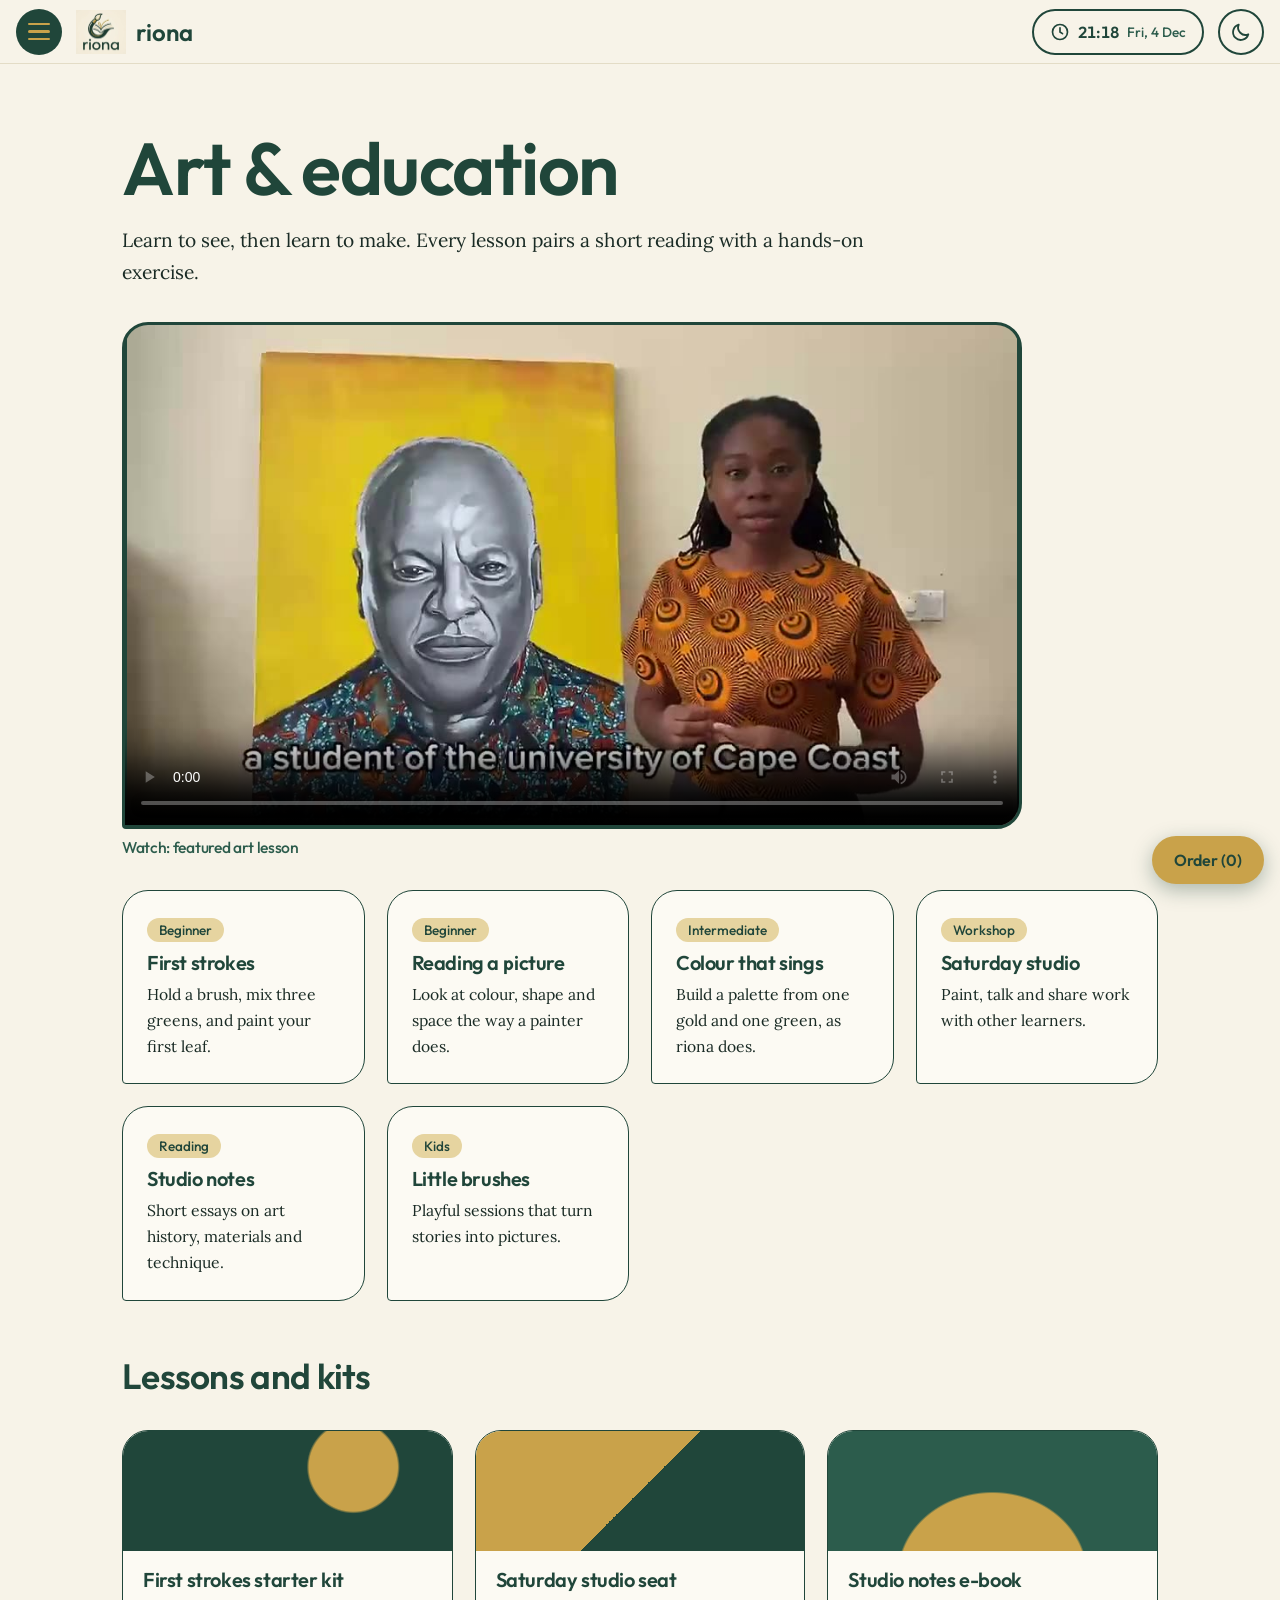
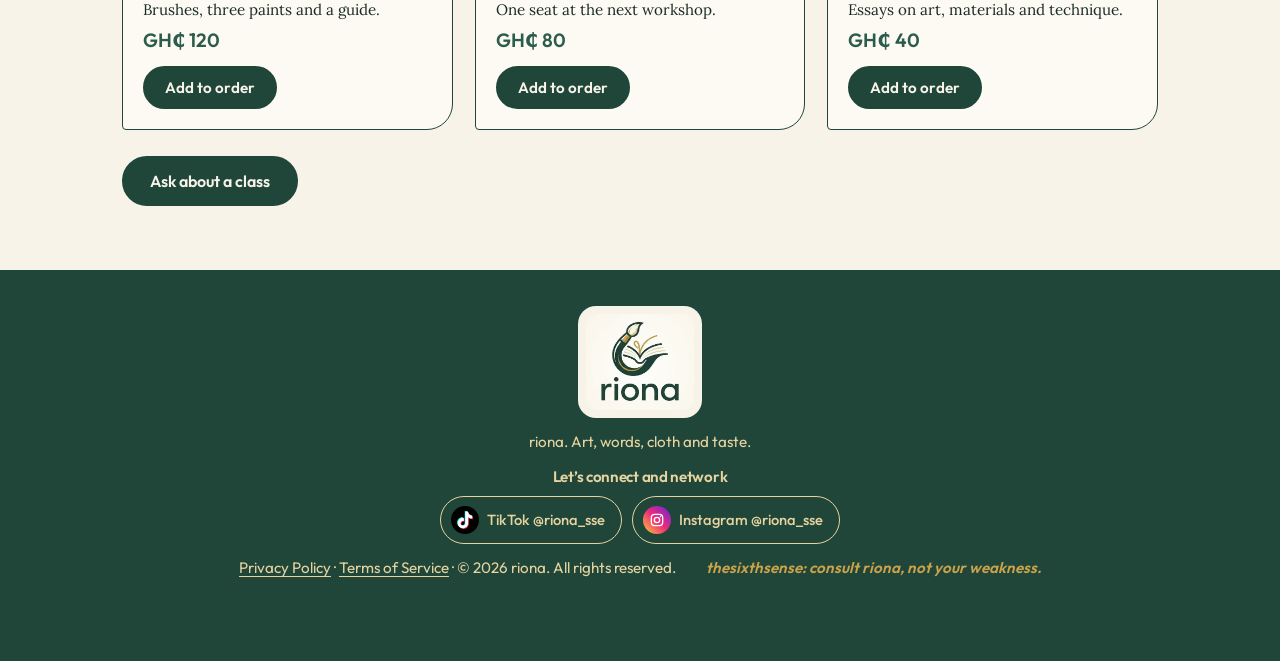
<file: art-education.html>
<!DOCTYPE html>
<html lang="en"><head><meta charset="utf-8">
<meta name="viewport" content="width=device-width, initial-scale=1, viewport-fit=cover">
<title>Art & education | riona</title>
<link rel="preconnect" href="https://fonts.googleapis.com"><link rel="preconnect" href="https://fonts.gstatic.com" crossorigin>
<link href="https://fonts.googleapis.com/css2?family=Outfit:wght@400;500;600;700&family=Lora:ital,wght@0,400;0,500;1,400&display=swap" rel="stylesheet">
<script>try{var t=localStorage.getItem("riona-theme")||(matchMedia("(prefers-color-scheme:dark)").matches?"dark":"light");document.documentElement.dataset.theme=t}catch(e){}</script>
<link rel="stylesheet" href="style.css"></head><body data-page="art-education"><header>
<button class="burger" id="bg" aria-label="Open menu" aria-expanded="false" aria-controls="nav"><i></i><i></i><i></i></button>
<a class="brand" href="index.html"><img src="assets/logo-mark.jpg" alt="">riona</a>
<button class="hclock" id="wc" aria-expanded="false" aria-controls="wp" aria-label="World date and time"><svg viewBox="0 0 24 24" aria-hidden="true"><circle cx="12" cy="12" r="9"/><path d="M12 7v5l3 2"/></svg><span id="ht"></span><span class="hd" id="hd"></span></button>
<button class="tmode" id="tm" aria-label="Switch to dark mode"><svg class="moon" viewBox="0 0 24 24" aria-hidden="true"><path d="M20 14.5A8 8 0 0 1 9.5 4 8.5 8.5 0 1 0 20 14.5Z"/></svg><svg class="sun" viewBox="0 0 24 24" aria-hidden="true"><circle cx="12" cy="12" r="4"/><path d="M12 2v2M12 20v2M2 12h2M20 12h2M4.9 4.9l1.4 1.4M17.7 17.7l1.4 1.4M4.9 19.1l1.4-1.4M17.7 6.3l1.4-1.4"/></svg></button>
</header>
<aside class="wpanel" id="wp" aria-label="World date and time"><h2>The world, right now</h2><div class="you"><span class="big" id="yt"></span><span class="meta" id="yd"></span></div><div class="cities" id="cg"></div></aside>

<nav id="nav" aria-label="Main menu"><div class="wrap">
<a href="index.html">Home</a>
<small>Learn and make</small>
<a href="art-education.html">Art &amp; education</a><a href="portfolio.html">Portfolio</a>
<small>Cloth and table</small>
<a href="textiles.html">Textiles</a><a href="food.html">Food &amp; delicacies</a>
<small>Stories and spirit</small>
<a href="live-blog.html">Live blog</a><a href="motivations.html">Motivations</a><a href="ai-content.html">AI content</a>
<small>Work with riona</small>
<a href="adverts.html">Adverts</a><a href="feedback.html">Feedback</a>
<div class="navtag" aria-label="Brush, book, bloom"><div class="tl"><span class="w rv" style="--d:0"><svg viewBox="0 0 120 100" aria-hidden="true"><path class="d g" pathLength="1" d="M6 92C26 72 46 100 74 58" style="--d:250"/><g class="pop br" style="--d:1000"><g transform="rotate(-38 60 50) translate(0 50) scale(1 1.6) translate(0 -50)"><path class="cr bp" d="M6 50C6 46 20 44 34 45L62 46V54L34 55C20 56 6 54 6 50Z"/><rect class="gf bp" x="62" y="43" width="17" height="14" rx="2"/><path class="dk" d="M68 43V57M73 43V57"/><path class="cr bp" d="M79 43C92 41 102 46 112 50C102 54 92 59 79 57Z"/><path class="gf" d="M99 46.8C105 47.8 109 49 113 50C109 51 105 52.2 99 53.2Z"/></g></g></svg><b>Brush,</b></span><span class="w rv" style="--d:350"><svg viewBox="0 0 120 100" aria-hidden="true"><path class="pg l" d="M60 30V84C45 74 25 74 10 80V26C25 20 45 22 60 30Z" style="--d:700"/><path class="pg r" d="M60 30V84C75 74 95 74 110 80V26C95 20 75 22 60 30Z" style="--d:850"/><path class="d g" pathLength="1" d="M60 30V84" style="--d:1000"/></svg><b>book,</b></span><span class="w rv" style="--d:700"><svg class="bloom" viewBox="0 0 120 100" aria-hidden="true"><path class="d g" pathLength="1" d="M60 54V98" style="--d:1100"/><g transform="rotate(0 60 46)"><ellipse class="pet" cx="60" cy="26" rx="11" ry="20" style="--d:1300"/></g><g transform="rotate(72 60 46)"><ellipse class="pet" cx="60" cy="26" rx="11" ry="20" style="--d:1420"/></g><g transform="rotate(144 60 46)"><ellipse class="pet" cx="60" cy="26" rx="11" ry="20" style="--d:1540"/></g><g transform="rotate(216 60 46)"><ellipse class="pet" cx="60" cy="26" rx="11" ry="20" style="--d:1660"/></g><g transform="rotate(288 60 46)"><ellipse class="pet" cx="60" cy="26" rx="11" ry="20" style="--d:1780"/></g><circle class="pop cr" cx="60" cy="46" r="8" style="--d:1900"/></svg><b>bloom:</b></span></div><p class="sub rv" style="--d:1500">the home of creative things made with <em>you</em> in mind.</p></div></div></nav>
<main><section class="view on" id="art-education"><div class="in"><h1>Art &amp; education</h1>
<p class="lede">Learn to see, then learn to make. Every lesson pairs a short reading with a hands-on exercise.</p>
<div class="vid"><video controls preload="metadata" playsinline poster="assets/art-lesson-poster.jpg"><source src="assets/art-lesson.mp4" type="video/mp4">Your browser can't play this video.</video><p class="cap sans">Watch: featured art lesson</p></div><div class="grid">
<div class="box"><span class="pill">Beginner</span><h3>First strokes</h3><p>Hold a brush, mix three greens, and paint your first leaf.</p></div>
<div class="box"><span class="pill">Beginner</span><h3>Reading a picture</h3><p>Look at colour, shape and space the way a painter does.</p></div>
<div class="box"><span class="pill">Intermediate</span><h3>Colour that sings</h3><p>Build a palette from one gold and one green, as riona does.</p></div>
<div class="box"><span class="pill">Workshop</span><h3>Saturday studio</h3><p>Paint, talk and share work with other learners.</p></div>
<div class="box"><span class="pill">Reading</span><h3>Studio notes</h3><p>Short essays on art history, materials and technique.</p></div>
<div class="box"><span class="pill">Kids</span><h3>Little brushes</h3><p>Playful sessions that turn stories into pictures.</p></div>
</div><div class="shop"><h2>Lessons and kits</h2><div class="grid"><div class="prod"><div class="sw t1"></div><div class="b"><h3>First strokes starter kit</h3><p>Brushes, three paints and a guide.</p><span class="pr" data-p="120"></span><button class="btn add" data-n="First strokes starter kit" data-p="120">Add to order</button></div></div><div class="prod"><div class="sw t4"></div><div class="b"><h3>Saturday studio seat</h3><p>One seat at the next workshop.</p><span class="pr" data-p="80"></span><button class="btn add" data-n="Saturday studio seat" data-p="80">Add to order</button></div></div><div class="prod"><div class="sw t6"></div><div class="b"><h3>Studio notes e-book</h3><p>Essays on art, materials and technique.</p><span class="pr" data-p="40"></span><button class="btn add" data-n="Studio notes e-book" data-p="40">Add to order</button></div></div></div></div><div class="row"><a class="btn" href="feedback.html">Ask about a class</a></div></div></section></main></main>
<footer><img src="assets/logo-mark.jpg" alt="riona logo"><p>riona. Art, words, cloth and taste.</p>
<p class="cn2 sans">Let&rsquo;s connect and network</p><div class="social" aria-label="riona on social media"><a href="https://www.tiktok.com/@riona_sse" target="_blank" rel="noopener noreferrer"><span class="ico tt"><svg viewBox="-1 -1 26 26" aria-hidden="true"><path fill="#25f4ee" transform="translate(-.9 -.9)" d="M12.525.02c1.31-.02 2.61-.01 3.91-.02.08 1.53.63 3.09 1.75 4.17 1.12 1.11 2.7 1.62 4.24 1.79v4.03c-1.44-.05-2.89-.35-4.2-.97-.57-.26-1.1-.59-1.62-.93-.01 2.92.01 5.84-.02 8.75-.08 1.4-.54 2.79-1.35 3.94-1.31 1.92-3.58 3.17-5.91 3.21-1.43.08-2.86-.31-4.08-1.03-2.02-1.19-3.44-3.37-3.65-5.71-.02-.5-.03-1-.01-1.49.18-1.9 1.12-3.72 2.58-4.96 1.66-1.44 3.98-2.13 6.15-1.72.02 1.48-.04 2.96-.04 4.44-.99-.32-2.15-.23-3.02.37-.63.41-1.11 1.04-1.36 1.75-.21.51-.15 1.07-.14 1.61.24 1.64 1.82 3.02 3.5 2.87 1.12-.01 2.19-.66 2.77-1.61.19-.33.4-.67.41-1.06.1-1.79.06-3.57.07-5.36.01-4.03-.01-8.05.02-12.07z"/><path fill="#fe2c55" transform="translate(.9 .9)" d="M12.525.02c1.31-.02 2.61-.01 3.91-.02.08 1.53.63 3.09 1.75 4.17 1.12 1.11 2.7 1.62 4.24 1.79v4.03c-1.44-.05-2.89-.35-4.2-.97-.57-.26-1.1-.59-1.62-.93-.01 2.92.01 5.84-.02 8.75-.08 1.4-.54 2.79-1.35 3.94-1.31 1.92-3.58 3.17-5.91 3.21-1.43.08-2.86-.31-4.08-1.03-2.02-1.19-3.44-3.37-3.65-5.71-.02-.5-.03-1-.01-1.49.18-1.9 1.12-3.72 2.58-4.96 1.66-1.44 3.98-2.13 6.15-1.72.02 1.48-.04 2.96-.04 4.44-.99-.32-2.15-.23-3.02.37-.63.41-1.11 1.04-1.36 1.75-.21.51-.15 1.07-.14 1.61.24 1.64 1.82 3.02 3.5 2.87 1.12-.01 2.19-.66 2.77-1.61.19-.33.4-.67.41-1.06.1-1.79.06-3.57.07-5.36.01-4.03-.01-8.05.02-12.07z"/><path fill="#fff" d="M12.525.02c1.31-.02 2.61-.01 3.91-.02.08 1.53.63 3.09 1.75 4.17 1.12 1.11 2.7 1.62 4.24 1.79v4.03c-1.44-.05-2.89-.35-4.2-.97-.57-.26-1.1-.59-1.62-.93-.01 2.92.01 5.84-.02 8.75-.08 1.4-.54 2.79-1.35 3.94-1.31 1.92-3.58 3.17-5.91 3.21-1.43.08-2.86-.31-4.08-1.03-2.02-1.19-3.44-3.37-3.65-5.71-.02-.5-.03-1-.01-1.49.18-1.9 1.12-3.72 2.58-4.96 1.66-1.44 3.98-2.13 6.15-1.72.02 1.48-.04 2.96-.04 4.44-.99-.32-2.15-.23-3.02.37-.63.41-1.11 1.04-1.36 1.75-.21.51-.15 1.07-.14 1.61.24 1.64 1.82 3.02 3.5 2.87 1.12-.01 2.19-.66 2.77-1.61.19-.33.4-.67.41-1.06.1-1.79.06-3.57.07-5.36.01-4.03-.01-8.05.02-12.07z"/></svg></span>TikTok @riona_sse</a><a href="https://www.instagram.com/riona_sse" target="_blank" rel="noopener noreferrer"><span class="ico ig"><svg viewBox="0 0 24 24" aria-hidden="true"><rect x="3.5" y="3.5" width="17" height="17" rx="5"/><circle cx="12" cy="12" r="4"/><circle cx="17.2" cy="6.8" r="1" fill="#fff" stroke="none"/></svg></span>Instagram @riona_sse</a></div>
<div class="fbar"><span><a href="privacy.html">Privacy Policy</a> &middot; <a href="terms.html">Terms of Service</a> &middot; &copy; 2026 riona. All rights reserved.</span><span class="sig">thesixthsense: consult riona, not your weakness.</span></div></footer>
<script src="script.js"></script></body></html>
</file>
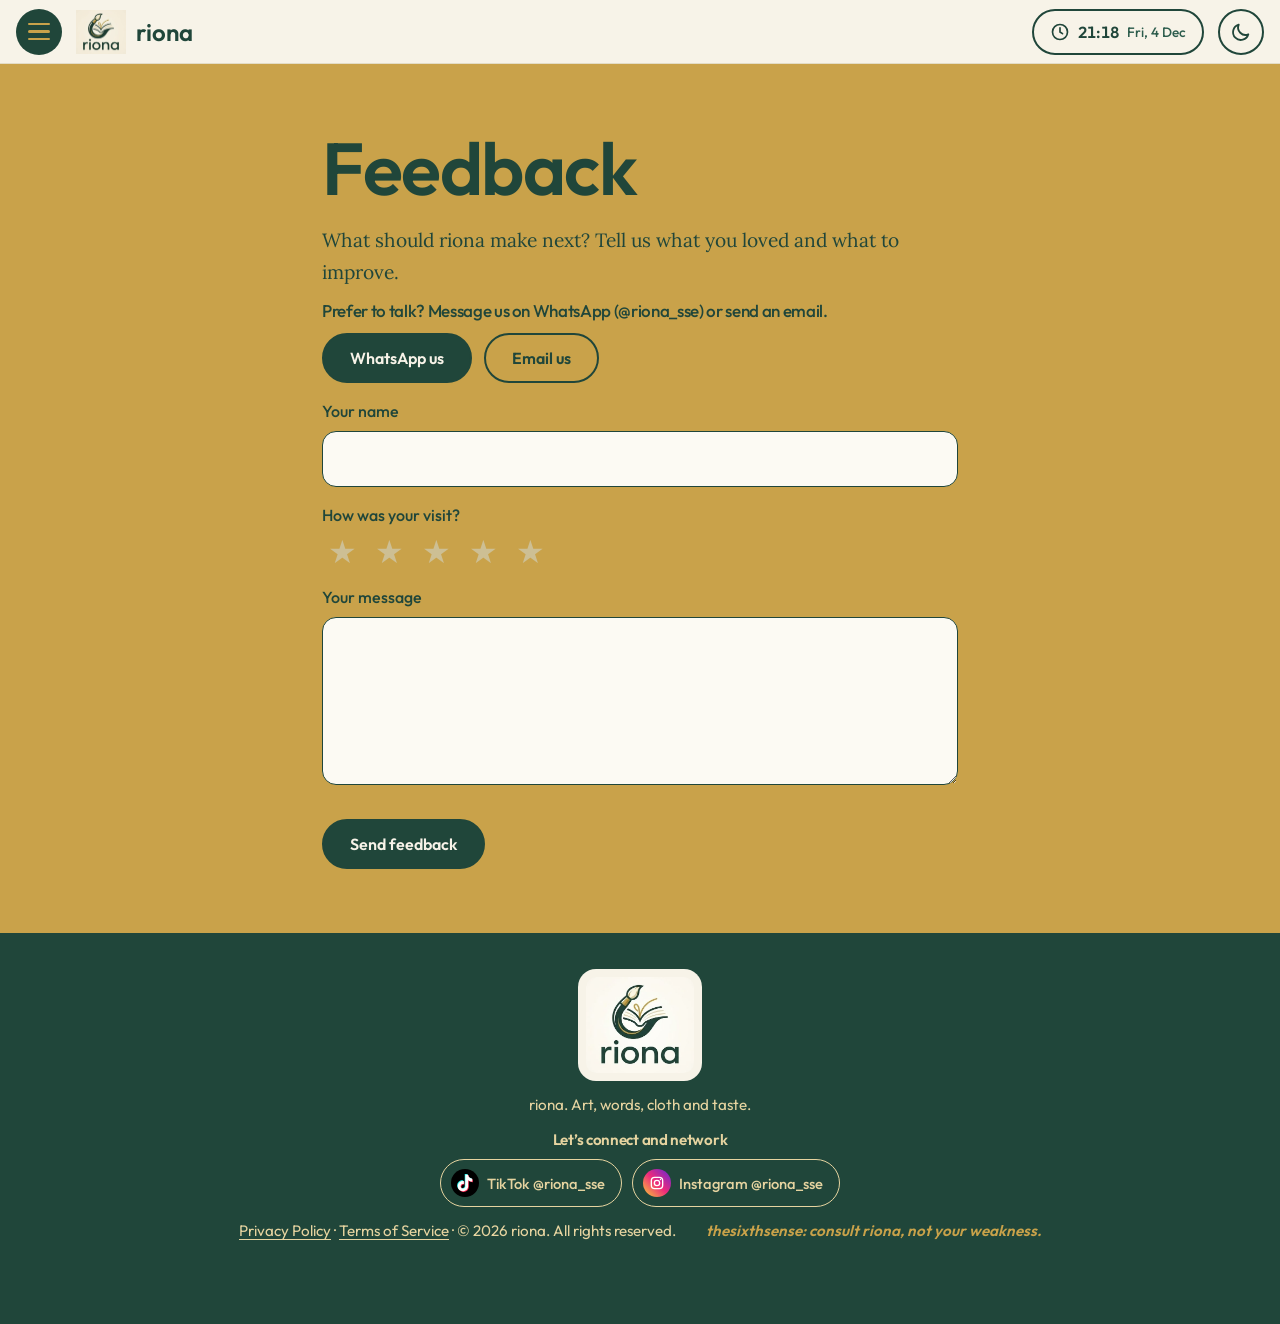
<file: feedback.html>
<!DOCTYPE html>
<html lang="en"><head><meta charset="utf-8">
<meta name="viewport" content="width=device-width, initial-scale=1, viewport-fit=cover">
<title>Feedback | riona</title>
<link rel="preconnect" href="https://fonts.googleapis.com"><link rel="preconnect" href="https://fonts.gstatic.com" crossorigin>
<link href="https://fonts.googleapis.com/css2?family=Outfit:wght@400;500;600;700&family=Lora:ital,wght@0,400;0,500;1,400&display=swap" rel="stylesheet">
<script>try{var t=localStorage.getItem("riona-theme")||(matchMedia("(prefers-color-scheme:dark)").matches?"dark":"light");document.documentElement.dataset.theme=t}catch(e){}</script>
<link rel="stylesheet" href="style.css"></head><body data-page="feedback"><header>
<button class="burger" id="bg" aria-label="Open menu" aria-expanded="false" aria-controls="nav"><i></i><i></i><i></i></button>
<a class="brand" href="index.html"><img src="assets/logo-mark.jpg" alt="">riona</a>
<button class="hclock" id="wc" aria-expanded="false" aria-controls="wp" aria-label="World date and time"><svg viewBox="0 0 24 24" aria-hidden="true"><circle cx="12" cy="12" r="9"/><path d="M12 7v5l3 2"/></svg><span id="ht"></span><span class="hd" id="hd"></span></button>
<button class="tmode" id="tm" aria-label="Switch to dark mode"><svg class="moon" viewBox="0 0 24 24" aria-hidden="true"><path d="M20 14.5A8 8 0 0 1 9.5 4 8.5 8.5 0 1 0 20 14.5Z"/></svg><svg class="sun" viewBox="0 0 24 24" aria-hidden="true"><circle cx="12" cy="12" r="4"/><path d="M12 2v2M12 20v2M2 12h2M20 12h2M4.9 4.9l1.4 1.4M17.7 17.7l1.4 1.4M4.9 19.1l1.4-1.4M17.7 6.3l1.4-1.4"/></svg></button>
</header>
<aside class="wpanel" id="wp" aria-label="World date and time"><h2>The world, right now</h2><div class="you"><span class="big" id="yt"></span><span class="meta" id="yd"></span></div><div class="cities" id="cg"></div></aside>

<nav id="nav" aria-label="Main menu"><div class="wrap">
<a href="index.html">Home</a>
<small>Learn and make</small>
<a href="art-education.html">Art &amp; education</a><a href="portfolio.html">Portfolio</a>
<small>Cloth and table</small>
<a href="textiles.html">Textiles</a><a href="food.html">Food &amp; delicacies</a>
<small>Stories and spirit</small>
<a href="live-blog.html">Live blog</a><a href="motivations.html">Motivations</a><a href="ai-content.html">AI content</a>
<small>Work with riona</small>
<a href="adverts.html">Adverts</a><a href="feedback.html">Feedback</a>
<div class="navtag" aria-label="Brush, book, bloom"><div class="tl"><span class="w rv" style="--d:0"><svg viewBox="0 0 120 100" aria-hidden="true"><path class="d g" pathLength="1" d="M6 92C26 72 46 100 74 58" style="--d:250"/><g class="pop br" style="--d:1000"><g transform="rotate(-38 60 50) translate(0 50) scale(1 1.6) translate(0 -50)"><path class="cr bp" d="M6 50C6 46 20 44 34 45L62 46V54L34 55C20 56 6 54 6 50Z"/><rect class="gf bp" x="62" y="43" width="17" height="14" rx="2"/><path class="dk" d="M68 43V57M73 43V57"/><path class="cr bp" d="M79 43C92 41 102 46 112 50C102 54 92 59 79 57Z"/><path class="gf" d="M99 46.8C105 47.8 109 49 113 50C109 51 105 52.2 99 53.2Z"/></g></g></svg><b>Brush,</b></span><span class="w rv" style="--d:350"><svg viewBox="0 0 120 100" aria-hidden="true"><path class="pg l" d="M60 30V84C45 74 25 74 10 80V26C25 20 45 22 60 30Z" style="--d:700"/><path class="pg r" d="M60 30V84C75 74 95 74 110 80V26C95 20 75 22 60 30Z" style="--d:850"/><path class="d g" pathLength="1" d="M60 30V84" style="--d:1000"/></svg><b>book,</b></span><span class="w rv" style="--d:700"><svg class="bloom" viewBox="0 0 120 100" aria-hidden="true"><path class="d g" pathLength="1" d="M60 54V98" style="--d:1100"/><g transform="rotate(0 60 46)"><ellipse class="pet" cx="60" cy="26" rx="11" ry="20" style="--d:1300"/></g><g transform="rotate(72 60 46)"><ellipse class="pet" cx="60" cy="26" rx="11" ry="20" style="--d:1420"/></g><g transform="rotate(144 60 46)"><ellipse class="pet" cx="60" cy="26" rx="11" ry="20" style="--d:1540"/></g><g transform="rotate(216 60 46)"><ellipse class="pet" cx="60" cy="26" rx="11" ry="20" style="--d:1660"/></g><g transform="rotate(288 60 46)"><ellipse class="pet" cx="60" cy="26" rx="11" ry="20" style="--d:1780"/></g><circle class="pop cr" cx="60" cy="46" r="8" style="--d:1900"/></svg><b>bloom:</b></span></div><p class="sub rv" style="--d:1500">the home of creative things made with <em>you</em> in mind.</p></div></div></nav>
<main><section class="view on" id="feedback"><div class="gold" style="min-height:calc(100vh - 64px)"><div class="in" style="max-width:680px"><h1>Feedback</h1>
<p class="lede">What should riona make next? Tell us what you loved and what to improve.</p>
<p class="sans" style="font-weight:500;margin-top:14px">Prefer to talk? Message us on WhatsApp (@riona_sse) or send an email.</p><span class="row" style="margin-top:12px"><a class="btn" href="#" data-contact="wa" role="button">WhatsApp us</a><a class="btn o" href="#" data-contact="mail" role="button">Email us</a></span>
<div id="fb"><label for="n">Your name</label><input id="n" autocomplete="name">
<label>How was your visit?</label><div class="stars" id="st"></div>
<label for="msg">Your message</label><textarea id="msg" rows="5"></textarea>
<div class="row"><button class="btn" id="send">Send feedback</button></div></div>
<p class="out" id="ty" hidden style="font-style:normal">Thank you. We read every message.</p></div></div></section></main></main>
<footer><img src="assets/logo-mark.jpg" alt="riona logo"><p>riona. Art, words, cloth and taste.</p>
<p class="cn2 sans">Let&rsquo;s connect and network</p><div class="social" aria-label="riona on social media"><a href="https://www.tiktok.com/@riona_sse" target="_blank" rel="noopener noreferrer"><span class="ico tt"><svg viewBox="-1 -1 26 26" aria-hidden="true"><path fill="#25f4ee" transform="translate(-.9 -.9)" d="M12.525.02c1.31-.02 2.61-.01 3.91-.02.08 1.53.63 3.09 1.75 4.17 1.12 1.11 2.7 1.62 4.24 1.79v4.03c-1.44-.05-2.89-.35-4.2-.97-.57-.26-1.1-.59-1.62-.93-.01 2.92.01 5.84-.02 8.75-.08 1.4-.54 2.79-1.35 3.94-1.31 1.92-3.58 3.17-5.91 3.21-1.43.08-2.86-.31-4.08-1.03-2.02-1.19-3.44-3.37-3.65-5.71-.02-.5-.03-1-.01-1.49.18-1.9 1.12-3.72 2.58-4.96 1.66-1.44 3.98-2.13 6.15-1.72.02 1.48-.04 2.96-.04 4.44-.99-.32-2.15-.23-3.02.37-.63.41-1.11 1.04-1.36 1.75-.21.51-.15 1.07-.14 1.61.24 1.64 1.82 3.02 3.5 2.87 1.12-.01 2.19-.66 2.77-1.61.19-.33.4-.67.41-1.06.1-1.79.06-3.57.07-5.36.01-4.03-.01-8.05.02-12.07z"/><path fill="#fe2c55" transform="translate(.9 .9)" d="M12.525.02c1.31-.02 2.61-.01 3.91-.02.08 1.53.63 3.09 1.75 4.17 1.12 1.11 2.7 1.62 4.24 1.79v4.03c-1.44-.05-2.89-.35-4.2-.97-.57-.26-1.1-.59-1.62-.93-.01 2.92.01 5.84-.02 8.75-.08 1.4-.54 2.79-1.35 3.94-1.31 1.92-3.58 3.17-5.91 3.21-1.43.08-2.86-.31-4.08-1.03-2.02-1.19-3.44-3.37-3.65-5.71-.02-.5-.03-1-.01-1.49.18-1.9 1.12-3.72 2.58-4.96 1.66-1.44 3.98-2.13 6.15-1.72.02 1.48-.04 2.96-.04 4.44-.99-.32-2.15-.23-3.02.37-.63.41-1.11 1.04-1.36 1.75-.21.51-.15 1.07-.14 1.61.24 1.64 1.82 3.02 3.5 2.87 1.12-.01 2.19-.66 2.77-1.61.19-.33.4-.67.41-1.06.1-1.79.06-3.57.07-5.36.01-4.03-.01-8.05.02-12.07z"/><path fill="#fff" d="M12.525.02c1.31-.02 2.61-.01 3.91-.02.08 1.53.63 3.09 1.75 4.17 1.12 1.11 2.7 1.62 4.24 1.79v4.03c-1.44-.05-2.89-.35-4.2-.97-.57-.26-1.1-.59-1.62-.93-.01 2.92.01 5.84-.02 8.75-.08 1.4-.54 2.79-1.35 3.94-1.31 1.92-3.58 3.17-5.91 3.21-1.43.08-2.86-.31-4.08-1.03-2.02-1.19-3.44-3.37-3.65-5.71-.02-.5-.03-1-.01-1.49.18-1.9 1.12-3.72 2.58-4.96 1.66-1.44 3.98-2.13 6.15-1.72.02 1.48-.04 2.96-.04 4.44-.99-.32-2.15-.23-3.02.37-.63.41-1.11 1.04-1.36 1.75-.21.51-.15 1.07-.14 1.61.24 1.64 1.82 3.02 3.5 2.87 1.12-.01 2.19-.66 2.77-1.61.19-.33.4-.67.41-1.06.1-1.79.06-3.57.07-5.36.01-4.03-.01-8.05.02-12.07z"/></svg></span>TikTok @riona_sse</a><a href="https://www.instagram.com/riona_sse" target="_blank" rel="noopener noreferrer"><span class="ico ig"><svg viewBox="0 0 24 24" aria-hidden="true"><rect x="3.5" y="3.5" width="17" height="17" rx="5"/><circle cx="12" cy="12" r="4"/><circle cx="17.2" cy="6.8" r="1" fill="#fff" stroke="none"/></svg></span>Instagram @riona_sse</a></div>
<div class="fbar"><span><a href="privacy.html">Privacy Policy</a> &middot; <a href="terms.html">Terms of Service</a> &middot; &copy; 2026 riona. All rights reserved.</span><span class="sig">thesixthsense: consult riona, not your weakness.</span></div></footer>
<script src="script.js"></script></body></html>
</file>
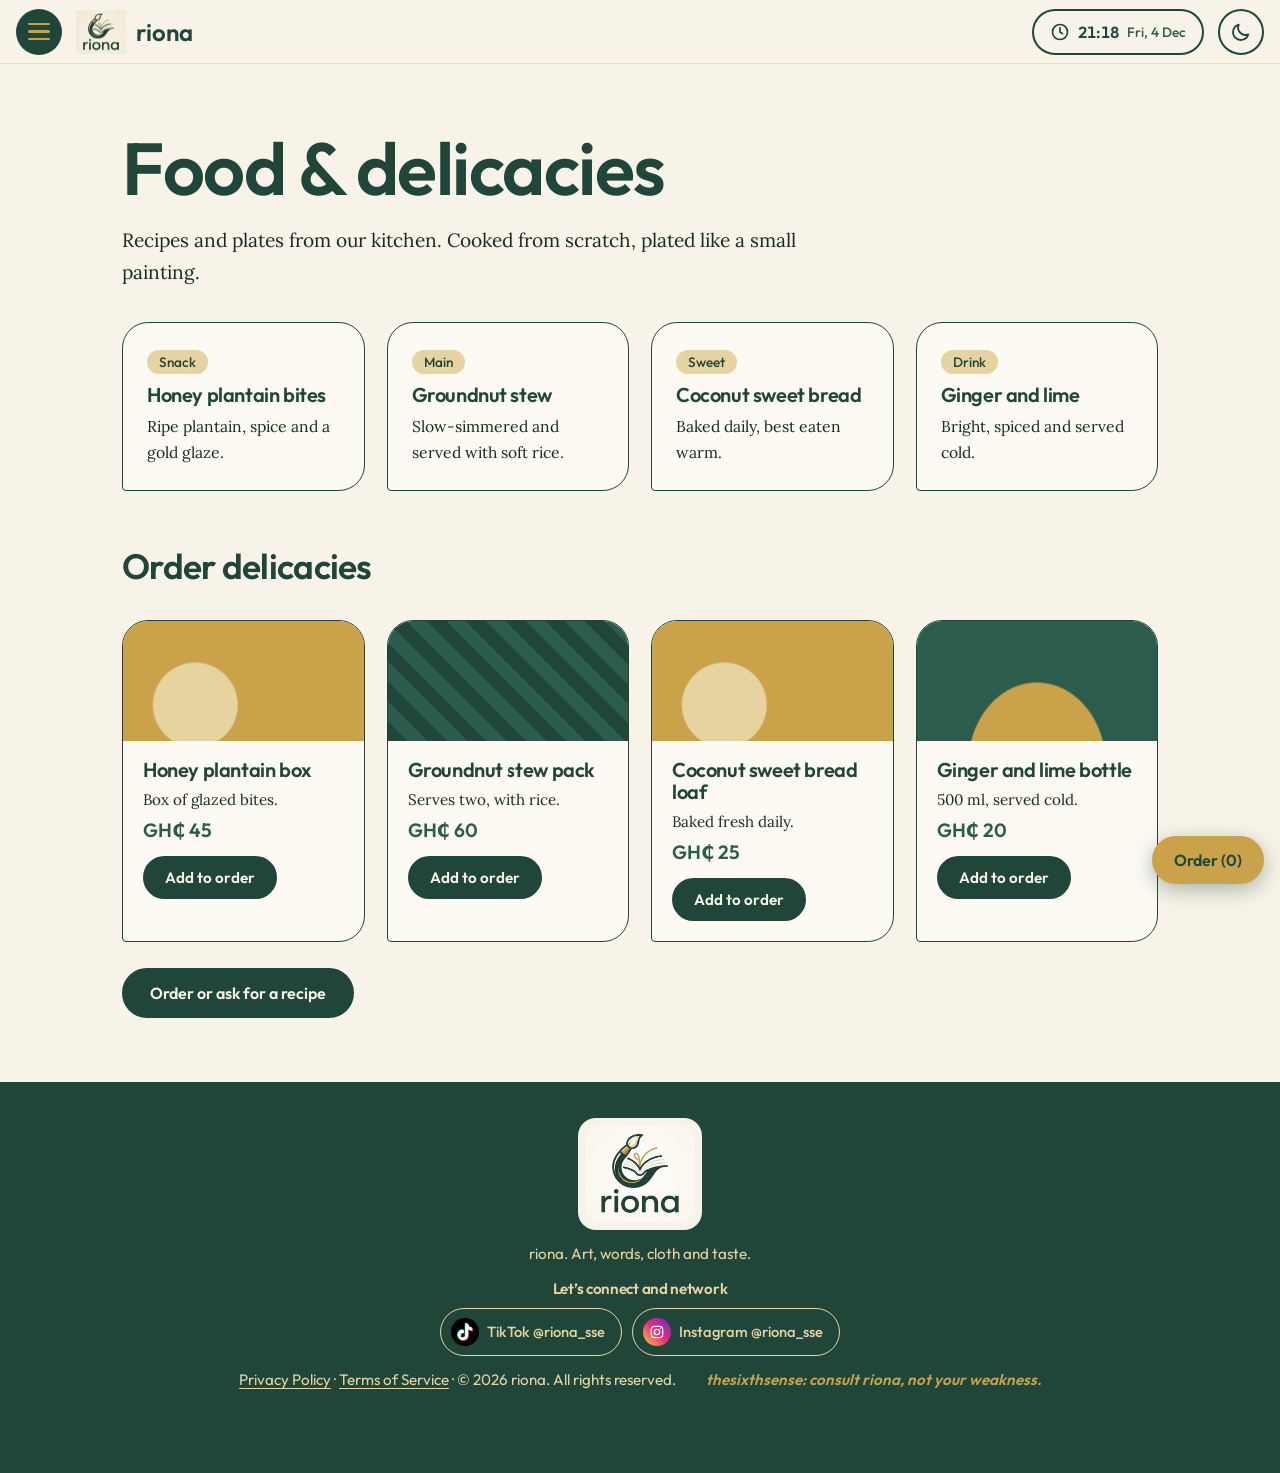
<file: food.html>
<!DOCTYPE html>
<html lang="en"><head><meta charset="utf-8">
<meta name="viewport" content="width=device-width, initial-scale=1, viewport-fit=cover">
<title>Food & delicacies | riona</title>
<link rel="preconnect" href="https://fonts.googleapis.com"><link rel="preconnect" href="https://fonts.gstatic.com" crossorigin>
<link href="https://fonts.googleapis.com/css2?family=Outfit:wght@400;500;600;700&family=Lora:ital,wght@0,400;0,500;1,400&display=swap" rel="stylesheet">
<script>try{var t=localStorage.getItem("riona-theme")||(matchMedia("(prefers-color-scheme:dark)").matches?"dark":"light");document.documentElement.dataset.theme=t}catch(e){}</script>
<link rel="stylesheet" href="style.css"></head><body data-page="food"><header>
<button class="burger" id="bg" aria-label="Open menu" aria-expanded="false" aria-controls="nav"><i></i><i></i><i></i></button>
<a class="brand" href="index.html"><img src="assets/logo-mark.jpg" alt="">riona</a>
<button class="hclock" id="wc" aria-expanded="false" aria-controls="wp" aria-label="World date and time"><svg viewBox="0 0 24 24" aria-hidden="true"><circle cx="12" cy="12" r="9"/><path d="M12 7v5l3 2"/></svg><span id="ht"></span><span class="hd" id="hd"></span></button>
<button class="tmode" id="tm" aria-label="Switch to dark mode"><svg class="moon" viewBox="0 0 24 24" aria-hidden="true"><path d="M20 14.5A8 8 0 0 1 9.5 4 8.5 8.5 0 1 0 20 14.5Z"/></svg><svg class="sun" viewBox="0 0 24 24" aria-hidden="true"><circle cx="12" cy="12" r="4"/><path d="M12 2v2M12 20v2M2 12h2M20 12h2M4.9 4.9l1.4 1.4M17.7 17.7l1.4 1.4M4.9 19.1l1.4-1.4M17.7 6.3l1.4-1.4"/></svg></button>
</header>
<aside class="wpanel" id="wp" aria-label="World date and time"><h2>The world, right now</h2><div class="you"><span class="big" id="yt"></span><span class="meta" id="yd"></span></div><div class="cities" id="cg"></div></aside>

<nav id="nav" aria-label="Main menu"><div class="wrap">
<a href="index.html">Home</a>
<small>Learn and make</small>
<a href="art-education.html">Art &amp; education</a><a href="portfolio.html">Portfolio</a>
<small>Cloth and table</small>
<a href="textiles.html">Textiles</a><a href="food.html">Food &amp; delicacies</a>
<small>Stories and spirit</small>
<a href="live-blog.html">Live blog</a><a href="motivations.html">Motivations</a><a href="ai-content.html">AI content</a>
<small>Work with riona</small>
<a href="adverts.html">Adverts</a><a href="feedback.html">Feedback</a>
<div class="navtag" aria-label="Brush, book, bloom"><div class="tl"><span class="w rv" style="--d:0"><svg viewBox="0 0 120 100" aria-hidden="true"><path class="d g" pathLength="1" d="M6 92C26 72 46 100 74 58" style="--d:250"/><g class="pop br" style="--d:1000"><g transform="rotate(-38 60 50) translate(0 50) scale(1 1.6) translate(0 -50)"><path class="cr bp" d="M6 50C6 46 20 44 34 45L62 46V54L34 55C20 56 6 54 6 50Z"/><rect class="gf bp" x="62" y="43" width="17" height="14" rx="2"/><path class="dk" d="M68 43V57M73 43V57"/><path class="cr bp" d="M79 43C92 41 102 46 112 50C102 54 92 59 79 57Z"/><path class="gf" d="M99 46.8C105 47.8 109 49 113 50C109 51 105 52.2 99 53.2Z"/></g></g></svg><b>Brush,</b></span><span class="w rv" style="--d:350"><svg viewBox="0 0 120 100" aria-hidden="true"><path class="pg l" d="M60 30V84C45 74 25 74 10 80V26C25 20 45 22 60 30Z" style="--d:700"/><path class="pg r" d="M60 30V84C75 74 95 74 110 80V26C95 20 75 22 60 30Z" style="--d:850"/><path class="d g" pathLength="1" d="M60 30V84" style="--d:1000"/></svg><b>book,</b></span><span class="w rv" style="--d:700"><svg class="bloom" viewBox="0 0 120 100" aria-hidden="true"><path class="d g" pathLength="1" d="M60 54V98" style="--d:1100"/><g transform="rotate(0 60 46)"><ellipse class="pet" cx="60" cy="26" rx="11" ry="20" style="--d:1300"/></g><g transform="rotate(72 60 46)"><ellipse class="pet" cx="60" cy="26" rx="11" ry="20" style="--d:1420"/></g><g transform="rotate(144 60 46)"><ellipse class="pet" cx="60" cy="26" rx="11" ry="20" style="--d:1540"/></g><g transform="rotate(216 60 46)"><ellipse class="pet" cx="60" cy="26" rx="11" ry="20" style="--d:1660"/></g><g transform="rotate(288 60 46)"><ellipse class="pet" cx="60" cy="26" rx="11" ry="20" style="--d:1780"/></g><circle class="pop cr" cx="60" cy="46" r="8" style="--d:1900"/></svg><b>bloom:</b></span></div><p class="sub rv" style="--d:1500">the home of creative things made with <em>you</em> in mind.</p></div></div></nav>
<main><section class="view on" id="food"><div class="in"><h1>Food &amp; delicacies</h1>
<p class="lede">Recipes and plates from our kitchen. Cooked from scratch, plated like a small painting.</p>
<div class="grid">
<div class="box"><span class="pill">Snack</span><h3>Honey plantain bites</h3><p>Ripe plantain, spice and a gold glaze.</p></div>
<div class="box"><span class="pill">Main</span><h3>Groundnut stew</h3><p>Slow-simmered and served with soft rice.</p></div>
<div class="box"><span class="pill">Sweet</span><h3>Coconut sweet bread</h3><p>Baked daily, best eaten warm.</p></div>
<div class="box"><span class="pill">Drink</span><h3>Ginger and lime</h3><p>Bright, spiced and served cold.</p></div>
</div><div class="shop"><h2>Order delicacies</h2><div class="grid"><div class="prod"><div class="sw t3"></div><div class="b"><h3>Honey plantain box</h3><p>Box of glazed bites.</p><span class="pr" data-p="45"></span><button class="btn add" data-n="Honey plantain box" data-p="45">Add to order</button></div></div><div class="prod"><div class="sw t2"></div><div class="b"><h3>Groundnut stew pack</h3><p>Serves two, with rice.</p><span class="pr" data-p="60"></span><button class="btn add" data-n="Groundnut stew pack" data-p="60">Add to order</button></div></div><div class="prod"><div class="sw t3"></div><div class="b"><h3>Coconut sweet bread loaf</h3><p>Baked fresh daily.</p><span class="pr" data-p="25"></span><button class="btn add" data-n="Coconut sweet bread loaf" data-p="25">Add to order</button></div></div><div class="prod"><div class="sw t6"></div><div class="b"><h3>Ginger and lime bottle</h3><p>500 ml, served cold.</p><span class="pr" data-p="20"></span><button class="btn add" data-n="Ginger and lime bottle" data-p="20">Add to order</button></div></div></div></div><div class="row"><a class="btn" href="feedback.html">Order or ask for a recipe</a></div></div></section></main></main>
<footer><img src="assets/logo-mark.jpg" alt="riona logo"><p>riona. Art, words, cloth and taste.</p>
<p class="cn2 sans">Let&rsquo;s connect and network</p><div class="social" aria-label="riona on social media"><a href="https://www.tiktok.com/@riona_sse" target="_blank" rel="noopener noreferrer"><span class="ico tt"><svg viewBox="-1 -1 26 26" aria-hidden="true"><path fill="#25f4ee" transform="translate(-.9 -.9)" d="M12.525.02c1.31-.02 2.61-.01 3.91-.02.08 1.53.63 3.09 1.75 4.17 1.12 1.11 2.7 1.62 4.24 1.79v4.03c-1.44-.05-2.89-.35-4.2-.97-.57-.26-1.1-.59-1.62-.93-.01 2.92.01 5.84-.02 8.75-.08 1.4-.54 2.79-1.35 3.94-1.31 1.92-3.58 3.17-5.91 3.21-1.43.08-2.86-.31-4.08-1.03-2.02-1.19-3.44-3.37-3.65-5.71-.02-.5-.03-1-.01-1.49.18-1.9 1.12-3.72 2.58-4.96 1.66-1.44 3.98-2.13 6.15-1.72.02 1.48-.04 2.96-.04 4.44-.99-.32-2.15-.23-3.02.37-.63.41-1.11 1.04-1.36 1.75-.21.51-.15 1.07-.14 1.61.24 1.64 1.82 3.02 3.5 2.87 1.12-.01 2.19-.66 2.77-1.61.19-.33.4-.67.41-1.06.1-1.79.06-3.57.07-5.36.01-4.03-.01-8.05.02-12.07z"/><path fill="#fe2c55" transform="translate(.9 .9)" d="M12.525.02c1.31-.02 2.61-.01 3.91-.02.08 1.53.63 3.09 1.75 4.17 1.12 1.11 2.7 1.62 4.24 1.79v4.03c-1.44-.05-2.89-.35-4.2-.97-.57-.26-1.1-.59-1.62-.93-.01 2.92.01 5.84-.02 8.75-.08 1.4-.54 2.79-1.35 3.94-1.31 1.92-3.58 3.17-5.91 3.21-1.43.08-2.86-.31-4.08-1.03-2.02-1.19-3.44-3.37-3.65-5.71-.02-.5-.03-1-.01-1.49.18-1.9 1.12-3.72 2.58-4.96 1.66-1.44 3.98-2.13 6.15-1.72.02 1.48-.04 2.96-.04 4.44-.99-.32-2.15-.23-3.02.37-.63.41-1.11 1.04-1.36 1.75-.21.51-.15 1.07-.14 1.61.24 1.64 1.82 3.02 3.5 2.87 1.12-.01 2.19-.66 2.77-1.61.19-.33.4-.67.41-1.06.1-1.79.06-3.57.07-5.36.01-4.03-.01-8.05.02-12.07z"/><path fill="#fff" d="M12.525.02c1.31-.02 2.61-.01 3.91-.02.08 1.53.63 3.09 1.75 4.17 1.12 1.11 2.7 1.62 4.24 1.79v4.03c-1.44-.05-2.89-.35-4.2-.97-.57-.26-1.1-.59-1.62-.93-.01 2.92.01 5.84-.02 8.75-.08 1.4-.54 2.79-1.35 3.94-1.31 1.92-3.58 3.17-5.91 3.21-1.43.08-2.86-.31-4.08-1.03-2.02-1.19-3.44-3.37-3.65-5.71-.02-.5-.03-1-.01-1.49.18-1.9 1.12-3.72 2.58-4.96 1.66-1.44 3.98-2.13 6.15-1.72.02 1.48-.04 2.96-.04 4.44-.99-.32-2.15-.23-3.02.37-.63.41-1.11 1.04-1.36 1.75-.21.51-.15 1.07-.14 1.61.24 1.64 1.82 3.02 3.5 2.87 1.12-.01 2.19-.66 2.77-1.61.19-.33.4-.67.41-1.06.1-1.79.06-3.57.07-5.36.01-4.03-.01-8.05.02-12.07z"/></svg></span>TikTok @riona_sse</a><a href="https://www.instagram.com/riona_sse" target="_blank" rel="noopener noreferrer"><span class="ico ig"><svg viewBox="0 0 24 24" aria-hidden="true"><rect x="3.5" y="3.5" width="17" height="17" rx="5"/><circle cx="12" cy="12" r="4"/><circle cx="17.2" cy="6.8" r="1" fill="#fff" stroke="none"/></svg></span>Instagram @riona_sse</a></div>
<div class="fbar"><span><a href="privacy.html">Privacy Policy</a> &middot; <a href="terms.html">Terms of Service</a> &middot; &copy; 2026 riona. All rights reserved.</span><span class="sig">thesixthsense: consult riona, not your weakness.</span></div></footer>
<script src="script.js"></script></body></html>
</file>
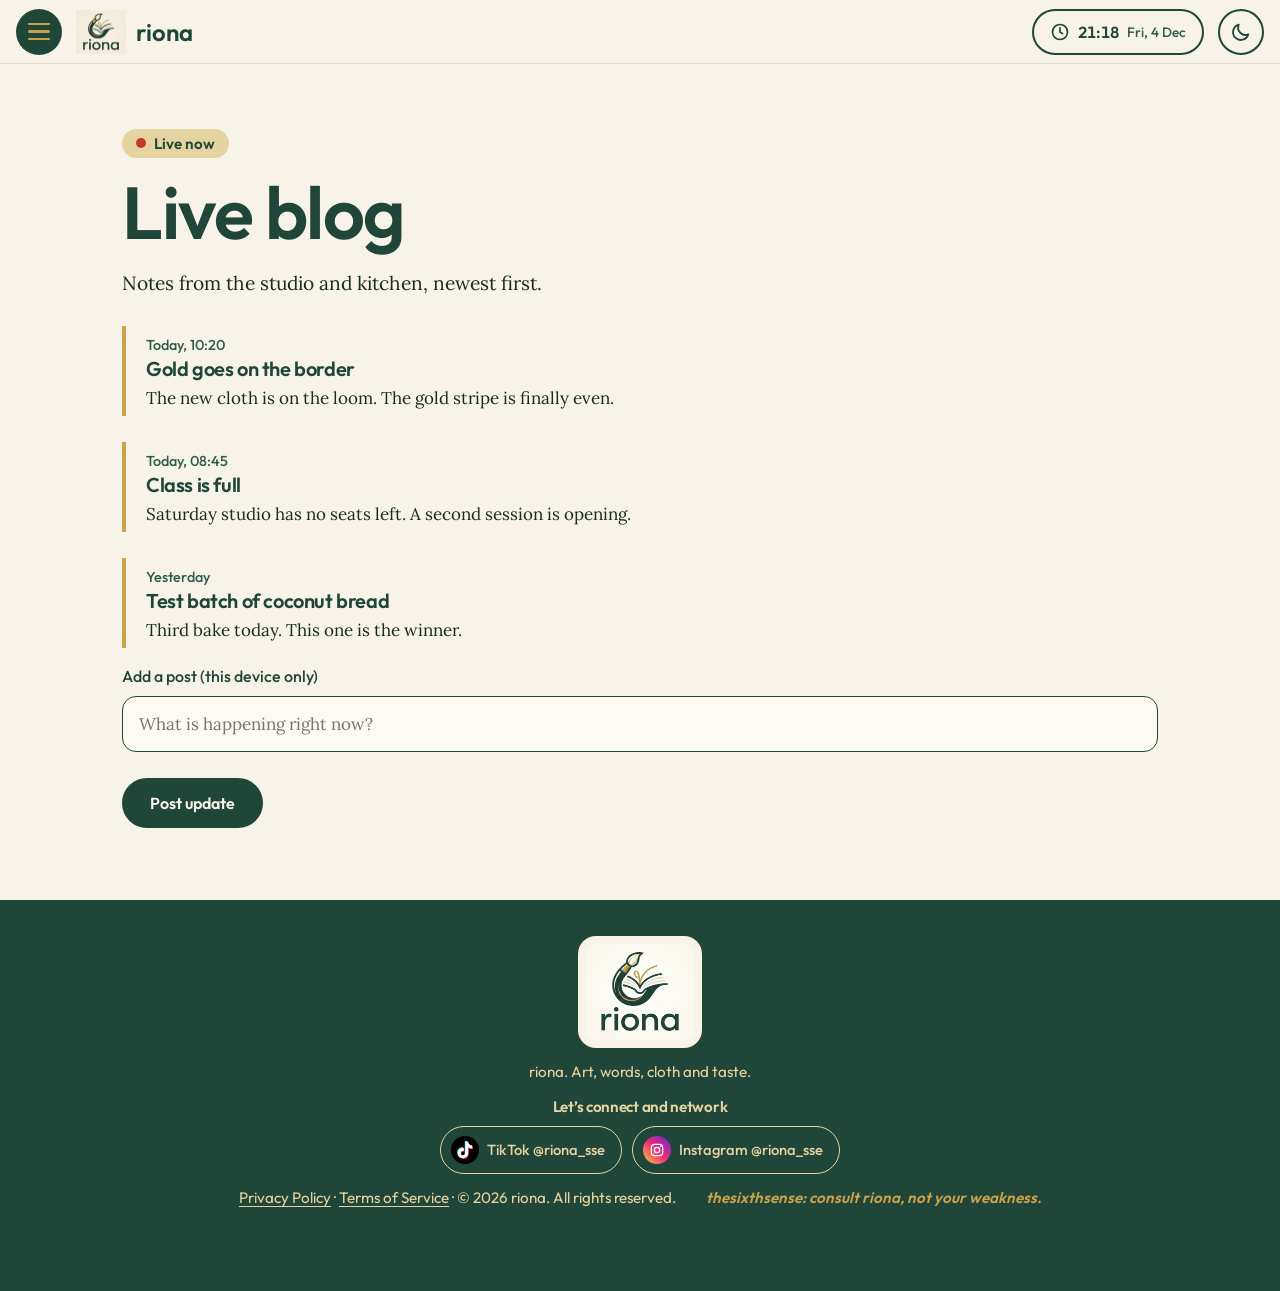
<file: live-blog.html>
<!DOCTYPE html>
<html lang="en"><head><meta charset="utf-8">
<meta name="viewport" content="width=device-width, initial-scale=1, viewport-fit=cover">
<title>Live blog | riona</title>
<link rel="preconnect" href="https://fonts.googleapis.com"><link rel="preconnect" href="https://fonts.gstatic.com" crossorigin>
<link href="https://fonts.googleapis.com/css2?family=Outfit:wght@400;500;600;700&family=Lora:ital,wght@0,400;0,500;1,400&display=swap" rel="stylesheet">
<script>try{var t=localStorage.getItem("riona-theme")||(matchMedia("(prefers-color-scheme:dark)").matches?"dark":"light");document.documentElement.dataset.theme=t}catch(e){}</script>
<link rel="stylesheet" href="style.css"></head><body data-page="live-blog"><header>
<button class="burger" id="bg" aria-label="Open menu" aria-expanded="false" aria-controls="nav"><i></i><i></i><i></i></button>
<a class="brand" href="index.html"><img src="assets/logo-mark.jpg" alt="">riona</a>
<button class="hclock" id="wc" aria-expanded="false" aria-controls="wp" aria-label="World date and time"><svg viewBox="0 0 24 24" aria-hidden="true"><circle cx="12" cy="12" r="9"/><path d="M12 7v5l3 2"/></svg><span id="ht"></span><span class="hd" id="hd"></span></button>
<button class="tmode" id="tm" aria-label="Switch to dark mode"><svg class="moon" viewBox="0 0 24 24" aria-hidden="true"><path d="M20 14.5A8 8 0 0 1 9.5 4 8.5 8.5 0 1 0 20 14.5Z"/></svg><svg class="sun" viewBox="0 0 24 24" aria-hidden="true"><circle cx="12" cy="12" r="4"/><path d="M12 2v2M12 20v2M2 12h2M20 12h2M4.9 4.9l1.4 1.4M17.7 17.7l1.4 1.4M4.9 19.1l1.4-1.4M17.7 6.3l1.4-1.4"/></svg></button>
</header>
<aside class="wpanel" id="wp" aria-label="World date and time"><h2>The world, right now</h2><div class="you"><span class="big" id="yt"></span><span class="meta" id="yd"></span></div><div class="cities" id="cg"></div></aside>

<nav id="nav" aria-label="Main menu"><div class="wrap">
<a href="index.html">Home</a>
<small>Learn and make</small>
<a href="art-education.html">Art &amp; education</a><a href="portfolio.html">Portfolio</a>
<small>Cloth and table</small>
<a href="textiles.html">Textiles</a><a href="food.html">Food &amp; delicacies</a>
<small>Stories and spirit</small>
<a href="live-blog.html">Live blog</a><a href="motivations.html">Motivations</a><a href="ai-content.html">AI content</a>
<small>Work with riona</small>
<a href="adverts.html">Adverts</a><a href="feedback.html">Feedback</a>
<div class="navtag" aria-label="Brush, book, bloom"><div class="tl"><span class="w rv" style="--d:0"><svg viewBox="0 0 120 100" aria-hidden="true"><path class="d g" pathLength="1" d="M6 92C26 72 46 100 74 58" style="--d:250"/><g class="pop br" style="--d:1000"><g transform="rotate(-38 60 50) translate(0 50) scale(1 1.6) translate(0 -50)"><path class="cr bp" d="M6 50C6 46 20 44 34 45L62 46V54L34 55C20 56 6 54 6 50Z"/><rect class="gf bp" x="62" y="43" width="17" height="14" rx="2"/><path class="dk" d="M68 43V57M73 43V57"/><path class="cr bp" d="M79 43C92 41 102 46 112 50C102 54 92 59 79 57Z"/><path class="gf" d="M99 46.8C105 47.8 109 49 113 50C109 51 105 52.2 99 53.2Z"/></g></g></svg><b>Brush,</b></span><span class="w rv" style="--d:350"><svg viewBox="0 0 120 100" aria-hidden="true"><path class="pg l" d="M60 30V84C45 74 25 74 10 80V26C25 20 45 22 60 30Z" style="--d:700"/><path class="pg r" d="M60 30V84C75 74 95 74 110 80V26C95 20 75 22 60 30Z" style="--d:850"/><path class="d g" pathLength="1" d="M60 30V84" style="--d:1000"/></svg><b>book,</b></span><span class="w rv" style="--d:700"><svg class="bloom" viewBox="0 0 120 100" aria-hidden="true"><path class="d g" pathLength="1" d="M60 54V98" style="--d:1100"/><g transform="rotate(0 60 46)"><ellipse class="pet" cx="60" cy="26" rx="11" ry="20" style="--d:1300"/></g><g transform="rotate(72 60 46)"><ellipse class="pet" cx="60" cy="26" rx="11" ry="20" style="--d:1420"/></g><g transform="rotate(144 60 46)"><ellipse class="pet" cx="60" cy="26" rx="11" ry="20" style="--d:1540"/></g><g transform="rotate(216 60 46)"><ellipse class="pet" cx="60" cy="26" rx="11" ry="20" style="--d:1660"/></g><g transform="rotate(288 60 46)"><ellipse class="pet" cx="60" cy="26" rx="11" ry="20" style="--d:1780"/></g><circle class="pop cr" cx="60" cy="46" r="8" style="--d:1900"/></svg><b>bloom:</b></span></div><p class="sub rv" style="--d:1500">the home of creative things made with <em>you</em> in mind.</p></div></div></nav>
<main><section class="view on" id="live-blog"><div class="in"><span class="live">Live now</span><h1 style="margin-top:14px">Live blog</h1>
<p class="lede">Notes from the studio and kitchen, newest first.</p>
<div id="posts">
<div class="post"><time>Today, 10:20</time><h3>Gold goes on the border</h3><p>The new cloth is on the loom. The gold stripe is finally even.</p></div>
<div class="post"><time>Today, 08:45</time><h3>Class is full</h3><p>Saturday studio has no seats left. A second session is opening.</p></div>
<div class="post"><time>Yesterday</time><h3>Test batch of coconut bread</h3><p>Third bake today. This one is the winner.</p></div></div>
<label for="np">Add a post (this device only)</label><input id="np" placeholder="What is happening right now?"><div class="row"><button class="btn" id="addp">Post update</button></div></div></section></main></main>
<footer><img src="assets/logo-mark.jpg" alt="riona logo"><p>riona. Art, words, cloth and taste.</p>
<p class="cn2 sans">Let&rsquo;s connect and network</p><div class="social" aria-label="riona on social media"><a href="https://www.tiktok.com/@riona_sse" target="_blank" rel="noopener noreferrer"><span class="ico tt"><svg viewBox="-1 -1 26 26" aria-hidden="true"><path fill="#25f4ee" transform="translate(-.9 -.9)" d="M12.525.02c1.31-.02 2.61-.01 3.91-.02.08 1.53.63 3.09 1.75 4.17 1.12 1.11 2.7 1.62 4.24 1.79v4.03c-1.44-.05-2.89-.35-4.2-.97-.57-.26-1.1-.59-1.62-.93-.01 2.92.01 5.84-.02 8.75-.08 1.4-.54 2.79-1.35 3.94-1.31 1.92-3.58 3.17-5.91 3.21-1.43.08-2.86-.31-4.08-1.03-2.02-1.19-3.44-3.37-3.65-5.71-.02-.5-.03-1-.01-1.49.18-1.9 1.12-3.72 2.58-4.96 1.66-1.44 3.98-2.13 6.15-1.72.02 1.48-.04 2.96-.04 4.44-.99-.32-2.15-.23-3.02.37-.63.41-1.11 1.04-1.36 1.75-.21.51-.15 1.07-.14 1.61.24 1.64 1.82 3.02 3.5 2.87 1.12-.01 2.19-.66 2.77-1.61.19-.33.4-.67.41-1.06.1-1.79.06-3.57.07-5.36.01-4.03-.01-8.05.02-12.07z"/><path fill="#fe2c55" transform="translate(.9 .9)" d="M12.525.02c1.31-.02 2.61-.01 3.91-.02.08 1.53.63 3.09 1.75 4.17 1.12 1.11 2.7 1.62 4.24 1.79v4.03c-1.44-.05-2.89-.35-4.2-.97-.57-.26-1.1-.59-1.62-.93-.01 2.92.01 5.84-.02 8.75-.08 1.4-.54 2.79-1.35 3.94-1.31 1.92-3.58 3.17-5.91 3.21-1.43.08-2.86-.31-4.08-1.03-2.02-1.19-3.44-3.37-3.65-5.71-.02-.5-.03-1-.01-1.49.18-1.9 1.12-3.72 2.58-4.96 1.66-1.44 3.98-2.13 6.15-1.72.02 1.48-.04 2.96-.04 4.44-.99-.32-2.15-.23-3.02.37-.63.41-1.11 1.04-1.36 1.75-.21.51-.15 1.07-.14 1.61.24 1.64 1.82 3.02 3.5 2.87 1.12-.01 2.19-.66 2.77-1.61.19-.33.4-.67.41-1.06.1-1.79.06-3.57.07-5.36.01-4.03-.01-8.05.02-12.07z"/><path fill="#fff" d="M12.525.02c1.31-.02 2.61-.01 3.91-.02.08 1.53.63 3.09 1.75 4.17 1.12 1.11 2.7 1.62 4.24 1.79v4.03c-1.44-.05-2.89-.35-4.2-.97-.57-.26-1.1-.59-1.62-.93-.01 2.92.01 5.84-.02 8.75-.08 1.4-.54 2.79-1.35 3.94-1.31 1.92-3.58 3.17-5.91 3.21-1.43.08-2.86-.31-4.08-1.03-2.02-1.19-3.44-3.37-3.65-5.71-.02-.5-.03-1-.01-1.49.18-1.9 1.12-3.72 2.58-4.96 1.66-1.44 3.98-2.13 6.15-1.72.02 1.48-.04 2.96-.04 4.44-.99-.32-2.15-.23-3.02.37-.63.41-1.11 1.04-1.36 1.75-.21.51-.15 1.07-.14 1.61.24 1.64 1.82 3.02 3.5 2.87 1.12-.01 2.19-.66 2.77-1.61.19-.33.4-.67.41-1.06.1-1.79.06-3.57.07-5.36.01-4.03-.01-8.05.02-12.07z"/></svg></span>TikTok @riona_sse</a><a href="https://www.instagram.com/riona_sse" target="_blank" rel="noopener noreferrer"><span class="ico ig"><svg viewBox="0 0 24 24" aria-hidden="true"><rect x="3.5" y="3.5" width="17" height="17" rx="5"/><circle cx="12" cy="12" r="4"/><circle cx="17.2" cy="6.8" r="1" fill="#fff" stroke="none"/></svg></span>Instagram @riona_sse</a></div>
<div class="fbar"><span><a href="privacy.html">Privacy Policy</a> &middot; <a href="terms.html">Terms of Service</a> &middot; &copy; 2026 riona. All rights reserved.</span><span class="sig">thesixthsense: consult riona, not your weakness.</span></div></footer>
<script src="script.js"></script></body></html>
</file>
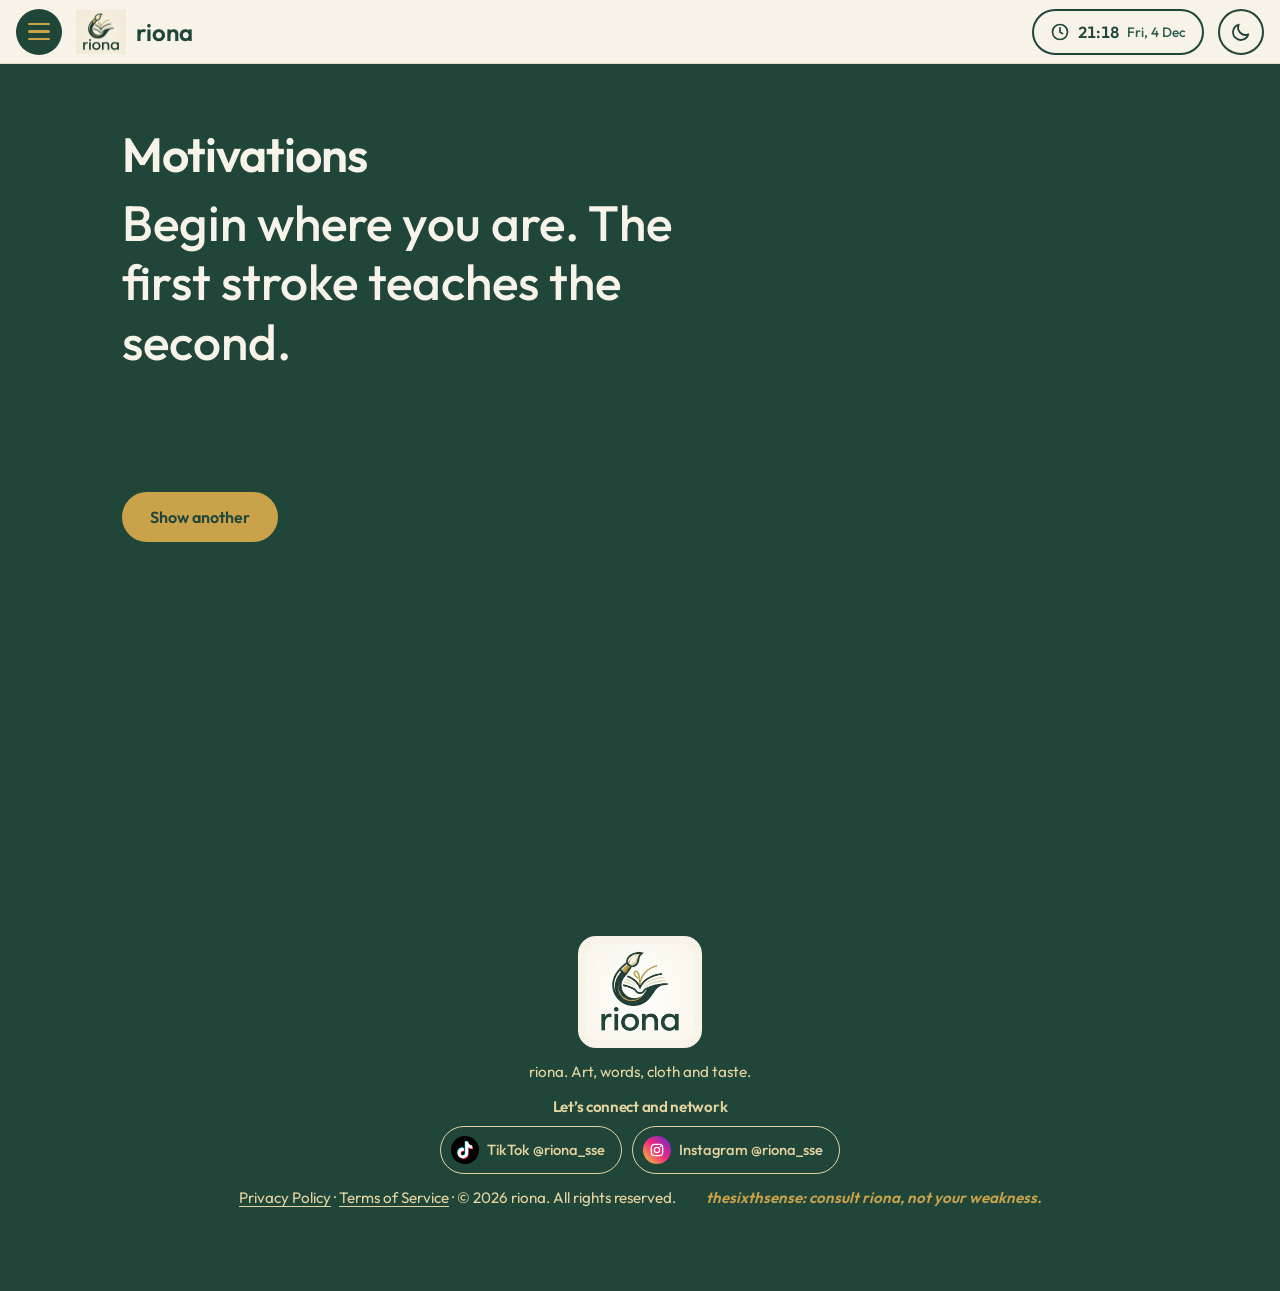
<file: motivations.html>
<!DOCTYPE html>
<html lang="en"><head><meta charset="utf-8">
<meta name="viewport" content="width=device-width, initial-scale=1, viewport-fit=cover">
<title>Motivations | riona</title>
<link rel="preconnect" href="https://fonts.googleapis.com"><link rel="preconnect" href="https://fonts.gstatic.com" crossorigin>
<link href="https://fonts.googleapis.com/css2?family=Outfit:wght@400;500;600;700&family=Lora:ital,wght@0,400;0,500;1,400&display=swap" rel="stylesheet">
<script>try{var t=localStorage.getItem("riona-theme")||(matchMedia("(prefers-color-scheme:dark)").matches?"dark":"light");document.documentElement.dataset.theme=t}catch(e){}</script>
<link rel="stylesheet" href="style.css"></head><body data-page="motivations"><header>
<button class="burger" id="bg" aria-label="Open menu" aria-expanded="false" aria-controls="nav"><i></i><i></i><i></i></button>
<a class="brand" href="index.html"><img src="assets/logo-mark.jpg" alt="">riona</a>
<button class="hclock" id="wc" aria-expanded="false" aria-controls="wp" aria-label="World date and time"><svg viewBox="0 0 24 24" aria-hidden="true"><circle cx="12" cy="12" r="9"/><path d="M12 7v5l3 2"/></svg><span id="ht"></span><span class="hd" id="hd"></span></button>
<button class="tmode" id="tm" aria-label="Switch to dark mode"><svg class="moon" viewBox="0 0 24 24" aria-hidden="true"><path d="M20 14.5A8 8 0 0 1 9.5 4 8.5 8.5 0 1 0 20 14.5Z"/></svg><svg class="sun" viewBox="0 0 24 24" aria-hidden="true"><circle cx="12" cy="12" r="4"/><path d="M12 2v2M12 20v2M2 12h2M20 12h2M4.9 4.9l1.4 1.4M17.7 17.7l1.4 1.4M4.9 19.1l1.4-1.4M17.7 6.3l1.4-1.4"/></svg></button>
</header>
<aside class="wpanel" id="wp" aria-label="World date and time"><h2>The world, right now</h2><div class="you"><span class="big" id="yt"></span><span class="meta" id="yd"></span></div><div class="cities" id="cg"></div></aside>

<nav id="nav" aria-label="Main menu"><div class="wrap">
<a href="index.html">Home</a>
<small>Learn and make</small>
<a href="art-education.html">Art &amp; education</a><a href="portfolio.html">Portfolio</a>
<small>Cloth and table</small>
<a href="textiles.html">Textiles</a><a href="food.html">Food &amp; delicacies</a>
<small>Stories and spirit</small>
<a href="live-blog.html">Live blog</a><a href="motivations.html">Motivations</a><a href="ai-content.html">AI content</a>
<small>Work with riona</small>
<a href="adverts.html">Adverts</a><a href="feedback.html">Feedback</a>
<div class="navtag" aria-label="Brush, book, bloom"><div class="tl"><span class="w rv" style="--d:0"><svg viewBox="0 0 120 100" aria-hidden="true"><path class="d g" pathLength="1" d="M6 92C26 72 46 100 74 58" style="--d:250"/><g class="pop br" style="--d:1000"><g transform="rotate(-38 60 50) translate(0 50) scale(1 1.6) translate(0 -50)"><path class="cr bp" d="M6 50C6 46 20 44 34 45L62 46V54L34 55C20 56 6 54 6 50Z"/><rect class="gf bp" x="62" y="43" width="17" height="14" rx="2"/><path class="dk" d="M68 43V57M73 43V57"/><path class="cr bp" d="M79 43C92 41 102 46 112 50C102 54 92 59 79 57Z"/><path class="gf" d="M99 46.8C105 47.8 109 49 113 50C109 51 105 52.2 99 53.2Z"/></g></g></svg><b>Brush,</b></span><span class="w rv" style="--d:350"><svg viewBox="0 0 120 100" aria-hidden="true"><path class="pg l" d="M60 30V84C45 74 25 74 10 80V26C25 20 45 22 60 30Z" style="--d:700"/><path class="pg r" d="M60 30V84C75 74 95 74 110 80V26C95 20 75 22 60 30Z" style="--d:850"/><path class="d g" pathLength="1" d="M60 30V84" style="--d:1000"/></svg><b>book,</b></span><span class="w rv" style="--d:700"><svg class="bloom" viewBox="0 0 120 100" aria-hidden="true"><path class="d g" pathLength="1" d="M60 54V98" style="--d:1100"/><g transform="rotate(0 60 46)"><ellipse class="pet" cx="60" cy="26" rx="11" ry="20" style="--d:1300"/></g><g transform="rotate(72 60 46)"><ellipse class="pet" cx="60" cy="26" rx="11" ry="20" style="--d:1420"/></g><g transform="rotate(144 60 46)"><ellipse class="pet" cx="60" cy="26" rx="11" ry="20" style="--d:1540"/></g><g transform="rotate(216 60 46)"><ellipse class="pet" cx="60" cy="26" rx="11" ry="20" style="--d:1660"/></g><g transform="rotate(288 60 46)"><ellipse class="pet" cx="60" cy="26" rx="11" ry="20" style="--d:1780"/></g><circle class="pop cr" cx="60" cy="46" r="8" style="--d:1900"/></svg><b>bloom:</b></span></div><p class="sub rv" style="--d:1500">the home of creative things made with <em>you</em> in mind.</p></div></div></nav>
<main><section class="view on" id="motivations"><div class="band" style="min-height:calc(100vh - 64px)"><div class="in">
<h2>Motivations</h2><p class="quote" id="q" aria-live="polite"></p>
<div class="row"><button class="btn" style="background:var(--gold);border-color:var(--gold);color:var(--gt)" id="nq">Show another</button></div></div></div></section></main></main>
<footer><img src="assets/logo-mark.jpg" alt="riona logo"><p>riona. Art, words, cloth and taste.</p>
<p class="cn2 sans">Let&rsquo;s connect and network</p><div class="social" aria-label="riona on social media"><a href="https://www.tiktok.com/@riona_sse" target="_blank" rel="noopener noreferrer"><span class="ico tt"><svg viewBox="-1 -1 26 26" aria-hidden="true"><path fill="#25f4ee" transform="translate(-.9 -.9)" d="M12.525.02c1.31-.02 2.61-.01 3.91-.02.08 1.53.63 3.09 1.75 4.17 1.12 1.11 2.7 1.62 4.24 1.79v4.03c-1.44-.05-2.89-.35-4.2-.97-.57-.26-1.1-.59-1.62-.93-.01 2.92.01 5.84-.02 8.75-.08 1.4-.54 2.79-1.35 3.94-1.31 1.92-3.58 3.17-5.91 3.21-1.43.08-2.86-.31-4.08-1.03-2.02-1.19-3.44-3.37-3.65-5.71-.02-.5-.03-1-.01-1.49.18-1.9 1.12-3.72 2.58-4.96 1.66-1.44 3.98-2.13 6.15-1.72.02 1.48-.04 2.96-.04 4.44-.99-.32-2.15-.23-3.02.37-.63.41-1.11 1.04-1.36 1.75-.21.51-.15 1.07-.14 1.61.24 1.64 1.82 3.02 3.5 2.87 1.12-.01 2.19-.66 2.77-1.61.19-.33.4-.67.41-1.06.1-1.79.06-3.57.07-5.36.01-4.03-.01-8.05.02-12.07z"/><path fill="#fe2c55" transform="translate(.9 .9)" d="M12.525.02c1.31-.02 2.61-.01 3.91-.02.08 1.53.63 3.09 1.75 4.17 1.12 1.11 2.7 1.62 4.24 1.79v4.03c-1.44-.05-2.89-.35-4.2-.97-.57-.26-1.1-.59-1.62-.93-.01 2.92.01 5.84-.02 8.75-.08 1.4-.54 2.79-1.35 3.94-1.31 1.92-3.58 3.17-5.91 3.21-1.43.08-2.86-.31-4.08-1.03-2.02-1.19-3.44-3.37-3.65-5.71-.02-.5-.03-1-.01-1.49.18-1.9 1.12-3.72 2.58-4.96 1.66-1.44 3.98-2.13 6.15-1.72.02 1.48-.04 2.96-.04 4.44-.99-.32-2.15-.23-3.02.37-.63.41-1.11 1.04-1.36 1.75-.21.51-.15 1.07-.14 1.61.24 1.64 1.82 3.02 3.5 2.87 1.12-.01 2.19-.66 2.77-1.61.19-.33.4-.67.41-1.06.1-1.79.06-3.57.07-5.36.01-4.03-.01-8.05.02-12.07z"/><path fill="#fff" d="M12.525.02c1.31-.02 2.61-.01 3.91-.02.08 1.53.63 3.09 1.75 4.17 1.12 1.11 2.7 1.62 4.24 1.79v4.03c-1.44-.05-2.89-.35-4.2-.97-.57-.26-1.1-.59-1.62-.93-.01 2.92.01 5.84-.02 8.75-.08 1.4-.54 2.79-1.35 3.94-1.31 1.92-3.58 3.17-5.91 3.21-1.43.08-2.86-.31-4.08-1.03-2.02-1.19-3.44-3.37-3.65-5.71-.02-.5-.03-1-.01-1.49.18-1.9 1.12-3.72 2.58-4.96 1.66-1.44 3.98-2.13 6.15-1.72.02 1.48-.04 2.96-.04 4.44-.99-.32-2.15-.23-3.02.37-.63.41-1.11 1.04-1.36 1.75-.21.51-.15 1.07-.14 1.61.24 1.64 1.82 3.02 3.5 2.87 1.12-.01 2.19-.66 2.77-1.61.19-.33.4-.67.41-1.06.1-1.79.06-3.57.07-5.36.01-4.03-.01-8.05.02-12.07z"/></svg></span>TikTok @riona_sse</a><a href="https://www.instagram.com/riona_sse" target="_blank" rel="noopener noreferrer"><span class="ico ig"><svg viewBox="0 0 24 24" aria-hidden="true"><rect x="3.5" y="3.5" width="17" height="17" rx="5"/><circle cx="12" cy="12" r="4"/><circle cx="17.2" cy="6.8" r="1" fill="#fff" stroke="none"/></svg></span>Instagram @riona_sse</a></div>
<div class="fbar"><span><a href="privacy.html">Privacy Policy</a> &middot; <a href="terms.html">Terms of Service</a> &middot; &copy; 2026 riona. All rights reserved.</span><span class="sig">thesixthsense: consult riona, not your weakness.</span></div></footer>
<script src="script.js"></script></body></html>
</file>
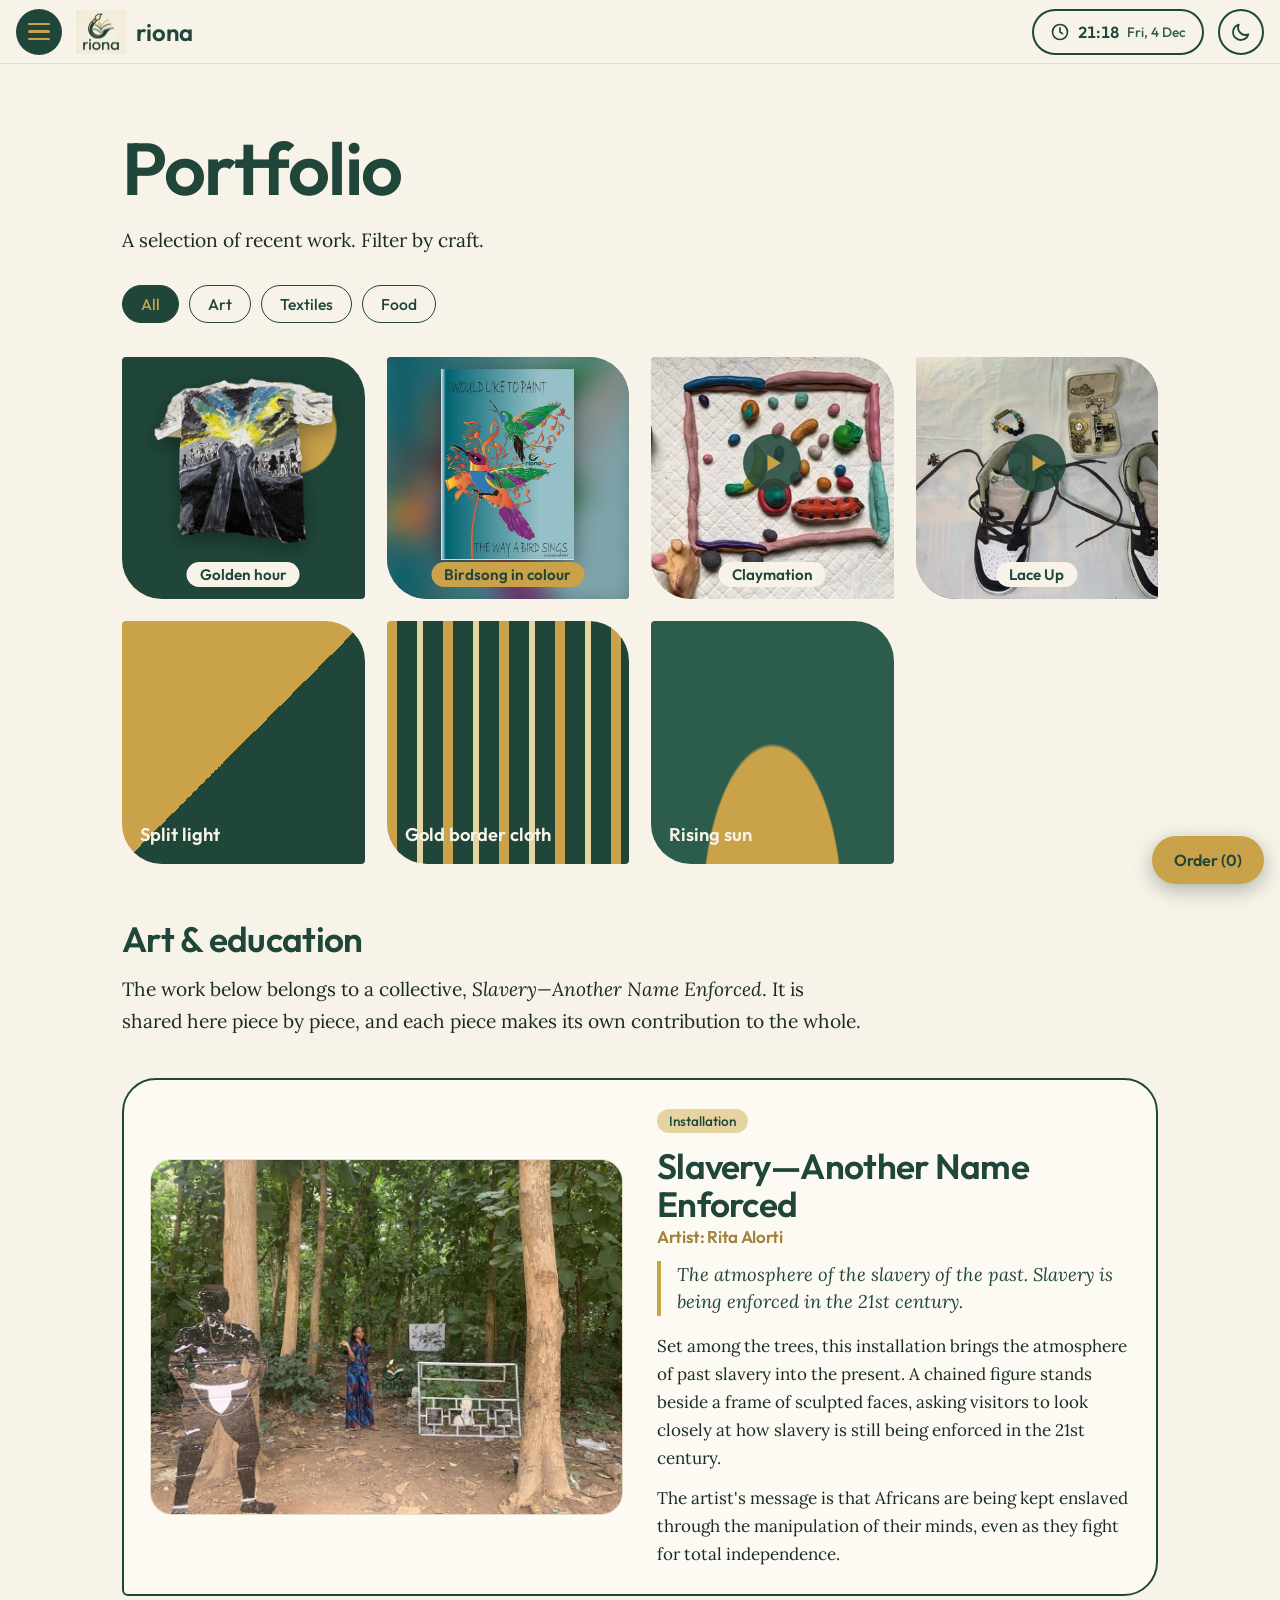
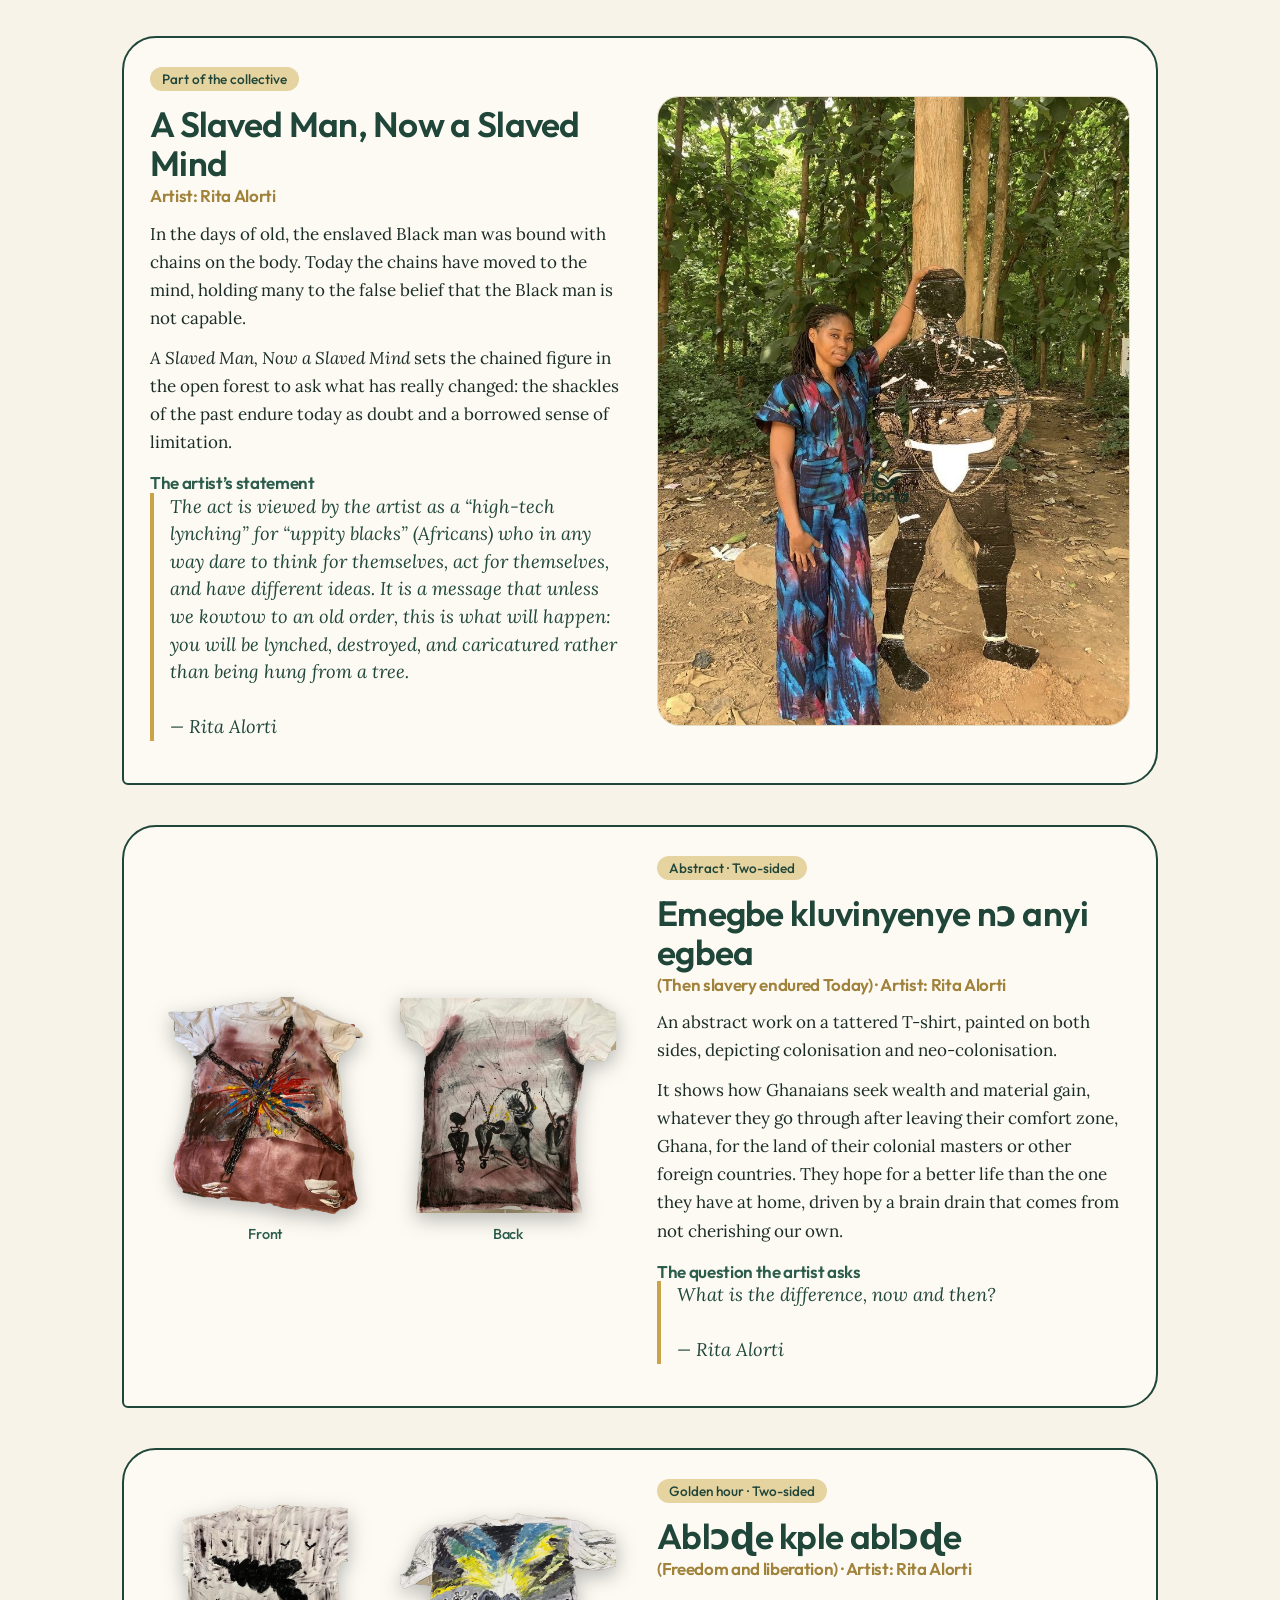
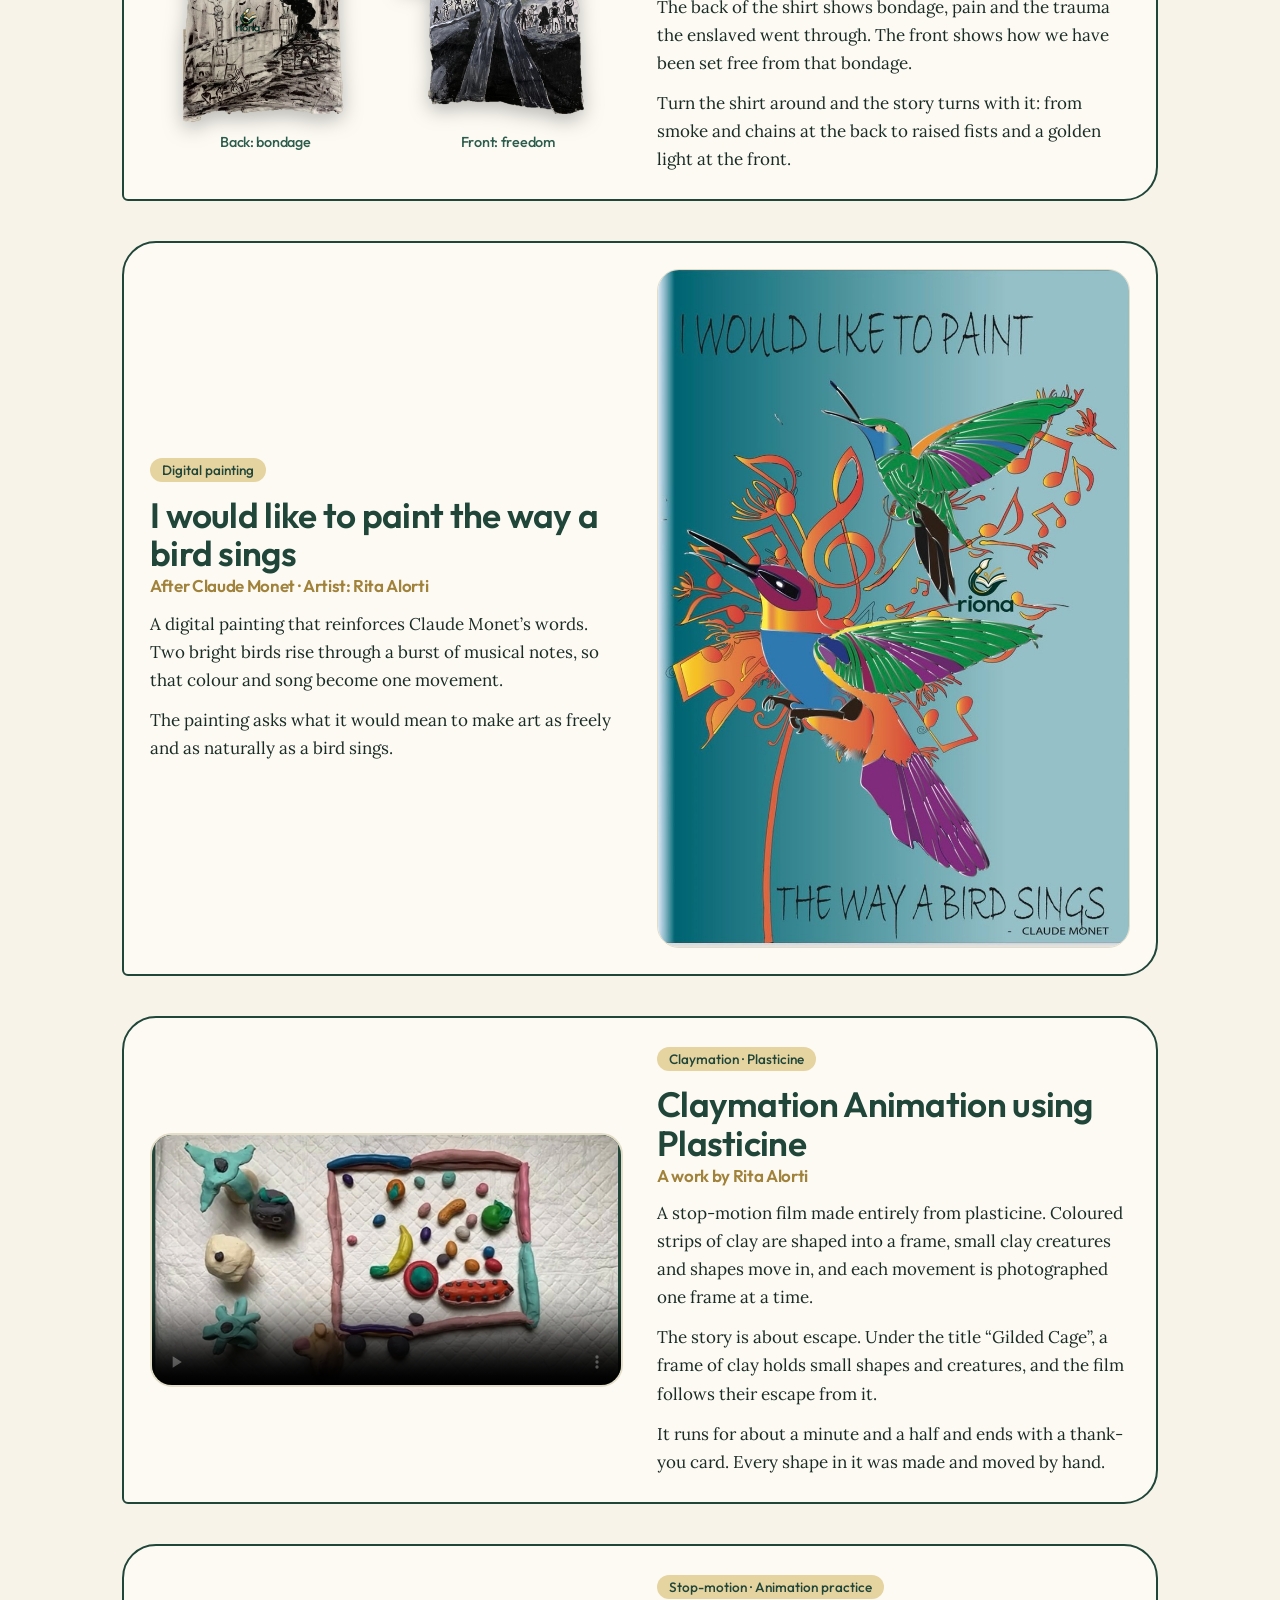
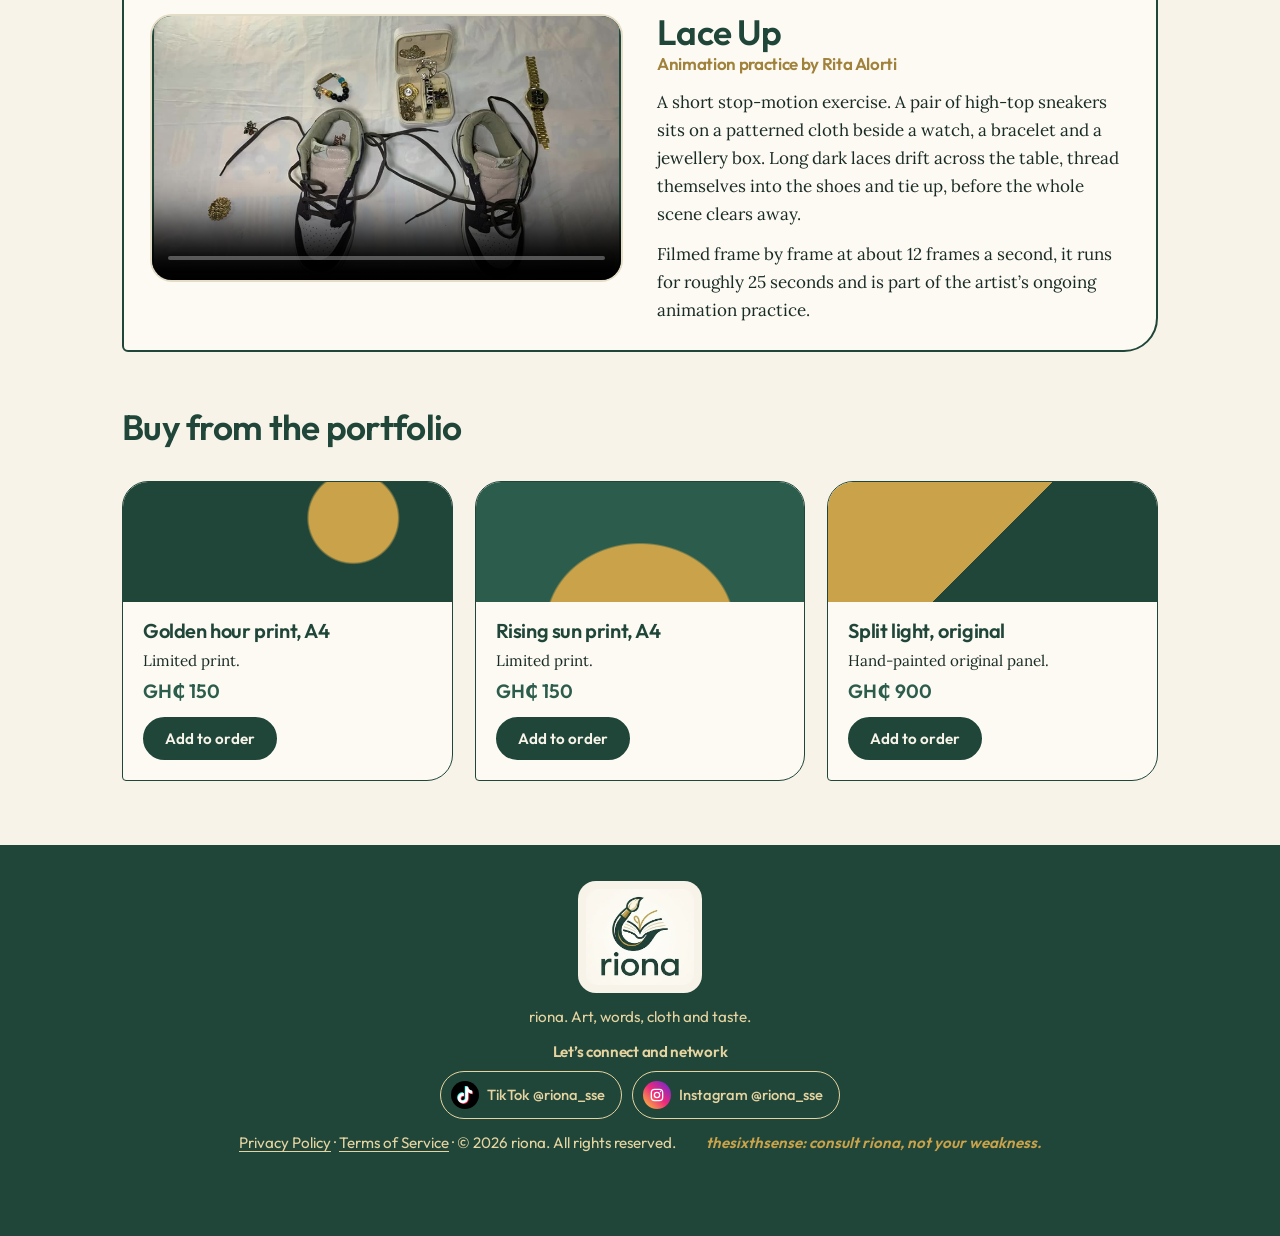
<file: portfolio.html>
<!DOCTYPE html>
<html lang="en"><head><meta charset="utf-8">
<meta name="viewport" content="width=device-width, initial-scale=1, viewport-fit=cover">
<title>Portfolio | riona</title>
<link rel="preconnect" href="https://fonts.googleapis.com"><link rel="preconnect" href="https://fonts.gstatic.com" crossorigin>
<link href="https://fonts.googleapis.com/css2?family=Outfit:wght@400;500;600;700&family=Lora:ital,wght@0,400;0,500;1,400&display=swap" rel="stylesheet">
<script>try{var t=localStorage.getItem("riona-theme")||(matchMedia("(prefers-color-scheme:dark)").matches?"dark":"light");document.documentElement.dataset.theme=t}catch(e){}</script>
<link rel="stylesheet" href="style.css"></head><body data-page="portfolio"><header>
<button class="burger" id="bg" aria-label="Open menu" aria-expanded="false" aria-controls="nav"><i></i><i></i><i></i></button>
<a class="brand" href="index.html"><img src="assets/logo-mark.jpg" alt="">riona</a>
<button class="hclock" id="wc" aria-expanded="false" aria-controls="wp" aria-label="World date and time"><svg viewBox="0 0 24 24" aria-hidden="true"><circle cx="12" cy="12" r="9"/><path d="M12 7v5l3 2"/></svg><span id="ht"></span><span class="hd" id="hd"></span></button>
<button class="tmode" id="tm" aria-label="Switch to dark mode"><svg class="moon" viewBox="0 0 24 24" aria-hidden="true"><path d="M20 14.5A8 8 0 0 1 9.5 4 8.5 8.5 0 1 0 20 14.5Z"/></svg><svg class="sun" viewBox="0 0 24 24" aria-hidden="true"><circle cx="12" cy="12" r="4"/><path d="M12 2v2M12 20v2M2 12h2M20 12h2M4.9 4.9l1.4 1.4M17.7 17.7l1.4 1.4M4.9 19.1l1.4-1.4M17.7 6.3l1.4-1.4"/></svg></button>
</header>
<aside class="wpanel" id="wp" aria-label="World date and time"><h2>The world, right now</h2><div class="you"><span class="big" id="yt"></span><span class="meta" id="yd"></span></div><div class="cities" id="cg"></div></aside>

<nav id="nav" aria-label="Main menu"><div class="wrap">
<a href="index.html">Home</a>
<small>Learn and make</small>
<a href="art-education.html">Art &amp; education</a><a href="portfolio.html">Portfolio</a>
<small>Cloth and table</small>
<a href="textiles.html">Textiles</a><a href="food.html">Food &amp; delicacies</a>
<small>Stories and spirit</small>
<a href="live-blog.html">Live blog</a><a href="motivations.html">Motivations</a><a href="ai-content.html">AI content</a>
<small>Work with riona</small>
<a href="adverts.html">Adverts</a><a href="feedback.html">Feedback</a>
<div class="navtag" aria-label="Brush, book, bloom"><div class="tl"><span class="w rv" style="--d:0"><svg viewBox="0 0 120 100" aria-hidden="true"><path class="d g" pathLength="1" d="M6 92C26 72 46 100 74 58" style="--d:250"/><g class="pop br" style="--d:1000"><g transform="rotate(-38 60 50) translate(0 50) scale(1 1.6) translate(0 -50)"><path class="cr bp" d="M6 50C6 46 20 44 34 45L62 46V54L34 55C20 56 6 54 6 50Z"/><rect class="gf bp" x="62" y="43" width="17" height="14" rx="2"/><path class="dk" d="M68 43V57M73 43V57"/><path class="cr bp" d="M79 43C92 41 102 46 112 50C102 54 92 59 79 57Z"/><path class="gf" d="M99 46.8C105 47.8 109 49 113 50C109 51 105 52.2 99 53.2Z"/></g></g></svg><b>Brush,</b></span><span class="w rv" style="--d:350"><svg viewBox="0 0 120 100" aria-hidden="true"><path class="pg l" d="M60 30V84C45 74 25 74 10 80V26C25 20 45 22 60 30Z" style="--d:700"/><path class="pg r" d="M60 30V84C75 74 95 74 110 80V26C95 20 75 22 60 30Z" style="--d:850"/><path class="d g" pathLength="1" d="M60 30V84" style="--d:1000"/></svg><b>book,</b></span><span class="w rv" style="--d:700"><svg class="bloom" viewBox="0 0 120 100" aria-hidden="true"><path class="d g" pathLength="1" d="M60 54V98" style="--d:1100"/><g transform="rotate(0 60 46)"><ellipse class="pet" cx="60" cy="26" rx="11" ry="20" style="--d:1300"/></g><g transform="rotate(72 60 46)"><ellipse class="pet" cx="60" cy="26" rx="11" ry="20" style="--d:1420"/></g><g transform="rotate(144 60 46)"><ellipse class="pet" cx="60" cy="26" rx="11" ry="20" style="--d:1540"/></g><g transform="rotate(216 60 46)"><ellipse class="pet" cx="60" cy="26" rx="11" ry="20" style="--d:1660"/></g><g transform="rotate(288 60 46)"><ellipse class="pet" cx="60" cy="26" rx="11" ry="20" style="--d:1780"/></g><circle class="pop cr" cx="60" cy="46" r="8" style="--d:1900"/></svg><b>bloom:</b></span></div><p class="sub rv" style="--d:1500">the home of creative things made with <em>you</em> in mind.</p></div></div></nav>
<main><section class="view on" id="portfolio"><div class="in"><h1>Portfolio</h1>
<p class="lede">A selection of recent work. Filter by craft.</p>
<div class="chips" id="chips"><button class="chip" aria-pressed="true" data-f="all">All</button><button class="chip" aria-pressed="false" data-f="art">Art</button><button class="chip" aria-pressed="false" data-f="cloth">Textiles</button><button class="chip" aria-pressed="false" data-f="food">Food</button></div>
<div class="grid" id="tiles">
<a class="tile t1 imgtile" href="#golden-hour" data-c="art"><img src="assets/golden-hour-front.png" width="900" height="900" alt="Front of a painted T-shirt: two raised fists reaching toward a bright golden sunrise, with people walking on both sides." loading="lazy"><span>Golden hour</span></a><a class="tile t2 imgtile cover" href="#digital-painting" data-c="cloth"><img src="assets/digital-painting.jpg" alt="Digital painting of two colourful hummingbirds among musical notes and flowers on a teal background." loading="lazy"><span>Birdsong in colour</span></a>
<a class="tile t3 imgtile fill" href="#claymation" data-c="art"><img src="assets/claymation-tile.jpg" alt="Plasticine shapes arranged on white fabric: a clay frame, a green clay cell with small organelles, and clay creatures." loading="lazy"><span>Claymation</span></a>
<a class="tile t4 imgtile fill" href="#lace-up" data-c="art"><img src="assets/lace-up-tile.jpg" alt="A pair of high-top sneakers with dark laces on a patterned cloth beside a watch and a jewellery box." loading="lazy"><span>Lace Up</span></a><div class="tile t4" data-c="art">Split light</div>
<div class="tile t5" data-c="cloth">Gold border cloth</div><div class="tile t6" data-c="art">Rising sun</div>
</div><div class="shop" id="art-and-education"><h2>Art &amp; education</h2>
<p class="lede">The work below belongs to a collective, <em>Slavery&mdash;Another Name Enforced</em>. It is shared here piece by piece, and each piece makes its own contribution to the whole.</p>
<article class="feature"><figure><img src="assets/art-installation-chains-of-the-mind.jpg" width="1000" height="750" alt="Outdoor art installation in a forest: a dark silhouette figure wrapped in chains stands beside a white metal frame holding sculpted busts, with the artist standing between them." loading="lazy"></figure>
<div><span class="pill">Installation</span><h2>Slavery—Another Name Enforced</h2><p class="by sans">Artist: Rita Alorti</p>
<blockquote>The atmosphere of the slavery of the past. Slavery is being enforced in the 21st century.</blockquote>
<p>Set among the trees, this installation brings the atmosphere of past slavery into the present. A chained figure stands beside a frame of sculpted faces, asking visitors to look closely at how slavery is still being enforced in the 21st century.</p>
<p>The artist's message is that Africans are being kept enslaved through the manipulation of their minds, even as they fight for total independence.</p></div></article>
<article class="feature rev"><figure><img src="assets/art-slavery-enforced-silhouette.jpg" width="810" height="1080" alt="The artist stands beside a tall black painted silhouette figure wrapped in chains, in a forest clearing among tall trees." loading="lazy"></figure>
<div><span class="pill">Part of the collective</span><h2>A Slaved Man, Now a Slaved Mind</h2><p class="by sans">Artist: Rita Alorti</p>
<p>In the days of old, the enslaved Black man was bound with chains on the body. Today the chains have moved to the mind, holding many to the false belief that the Black man is not capable.</p>
<p><em>A Slaved Man, Now a Slaved Mind</em> sets the chained figure in the open forest to ask what has really changed: the shackles of the past endure today as doubt and a borrowed sense of limitation.</p>
<p class="sans" style="font-weight:600;color:var(--g2t);margin-top:18px">The artist&rsquo;s statement</p>
<blockquote>The act is viewed by the artist as a &ldquo;high-tech lynching&rdquo; for &ldquo;uppity blacks&rdquo; (Africans) who in any way dare to think for themselves, act for themselves, and have different ideas. It is a message that unless we kowtow to an old order, this is what will happen: you will be lynched, destroyed, and caricatured rather than being hung from a tree.<br><br>&mdash; Rita Alorti</blockquote></div></article><article class="feature"><figure class="pair"><div><img src="assets/tshirt-front.png" width="900" height="900" alt="Front of a tattered white T-shirt stained maroon, crossed by heavy black chains over a burst of red, blue and yellow paint." loading="lazy"><figcaption class="sans">Front</figcaption></div><div><img src="assets/tshirt-back.png" width="900" height="900" alt="Back of the T-shirt: black painted figures bound by a hanging chain on a smoky pink ground, one holding a toy rifle." loading="lazy"><figcaption class="sans">Back</figcaption></div></figure>
<div><span class="pill">Abstract &middot; Two-sided</span><h2>Emegbe kluvinyenye n&#596; anyi egbea</h2><p class="by sans">(Then slavery endured Today) &middot; Artist: Rita Alorti</p>
<p>An abstract work on a tattered T-shirt, painted on both sides, depicting colonisation and neo-colonisation.</p>
<p>It shows how Ghanaians seek wealth and material gain, whatever they go through after leaving their comfort zone, Ghana, for the land of their colonial masters or other foreign countries. They hope for a better life than the one they have at home, driven by a brain drain that comes from not cherishing our own.</p>
<p class="sans" style="font-weight:600;color:var(--g2t);margin-top:18px">The question the artist asks</p>
<blockquote>What is the difference, now and then?<br><br>&mdash; Rita Alorti</blockquote></div></article>
<article class="feature" id="golden-hour"><figure class="pair"><div><img src="assets/golden-hour-back.png" width="900" height="900" alt="Back of a painted white T-shirt: black smoke pouring from factory chimneys over a bleak grey landscape, with small bound figures at the bottom, and the riona mark at the centre." loading="lazy"><figcaption class="sans">Back: bondage</figcaption></div><div><img src="assets/golden-hour-front.png" width="900" height="900" alt="Front of the T-shirt: two raised fists reaching toward a bright golden sunrise, with people walking on both sides." loading="lazy"><figcaption class="sans">Front: freedom</figcaption></div></figure>
<div><span class="pill">Golden hour &middot; Two-sided</span><h2>Abl&#596;&#598;e kple abl&#596;&#598;e</h2><p class="by sans">(Freedom and liberation) &middot; Artist: Rita Alorti</p>
<p>The back of the shirt shows bondage, pain and the trauma the enslaved went through. The front shows how we have been set free from that bondage.</p>
<p>Turn the shirt around and the story turns with it: from smoke and chains at the back to raised fists and a golden light at the front.</p></div></article>
<article class="feature rev" id="digital-painting"><figure><img src="assets/digital-painting.jpg" alt="Digital painting: two colourful hummingbirds in flight among orange musical notes, a treble clef and flowers on a teal background, with the words &lsquo;I would like to paint the way a bird sings&rsquo; and the riona mark." loading="lazy"></figure>
<div><span class="pill">Digital painting</span><h2>I would like to paint the way a bird sings</h2><p class="by sans">After Claude Monet &middot; Artist: Rita Alorti</p>
<p>A digital painting that reinforces Claude Monet&rsquo;s words. Two bright birds rise through a burst of musical notes, so that colour and song become one movement.</p>
<p>The painting asks what it would mean to make art as freely and as naturally as a bird sings.</p></div></article>
<article class="feature" id="claymation"><figure class="vidfig"><video controls preload="metadata" playsinline poster="assets/claymation-poster.jpg"><source src="assets/claymation.mp4" type="video/mp4">Your browser can&rsquo;t play this video.</video></figure>
<div><span class="pill">Claymation &middot; Plasticine</span><h2>Claymation Animation using Plasticine</h2><p class="by sans">A work by Rita Alorti</p>
<p>A stop-motion film made entirely from plasticine. Coloured strips of clay are shaped into a frame, small clay creatures and shapes move in, and each movement is photographed one frame at a time.</p>
<p>The story is about escape. Under the title &ldquo;Gilded Cage&rdquo;, a frame of clay holds small shapes and creatures, and the film follows their escape from it.</p><p>It runs for about a minute and a half and ends with a thank-you card. Every shape in it was made and moved by hand.</p></div></article>
<article class="feature" id="lace-up"><figure class="vidfig"><video controls preload="metadata" playsinline poster="assets/lace-up-poster.jpg" style="aspect-ratio:848/480"><source src="assets/lace-up.mp4" type="video/mp4">Your browser can&rsquo;t play this video.</video></figure>
<div><span class="pill">Stop-motion &middot; Animation practice</span><h2>Lace Up</h2><p class="by sans">Animation practice by Rita Alorti</p>
<p>A short stop-motion exercise. A pair of high-top sneakers sits on a patterned cloth beside a watch, a bracelet and a jewellery box. Long dark laces drift across the table, thread themselves into the shoes and tie up, before the whole scene clears away.</p>
<p>Filmed frame by frame at about 12 frames a second, it runs for roughly 25 seconds and is part of the artist&rsquo;s ongoing animation practice.</p></div></article>
</div><div class="shop"><h2>Buy from the portfolio</h2><div class="grid"><div class="prod"><div class="sw t1"></div><div class="b"><h3>Golden hour print, A4</h3><p>Limited print.</p><span class="pr" data-p="150"></span><button class="btn add" data-n="Golden hour print, A4" data-p="150">Add to order</button></div></div><div class="prod"><div class="sw t6"></div><div class="b"><h3>Rising sun print, A4</h3><p>Limited print.</p><span class="pr" data-p="150"></span><button class="btn add" data-n="Rising sun print, A4" data-p="150">Add to order</button></div></div><div class="prod"><div class="sw t4"></div><div class="b"><h3>Split light, original</h3><p>Hand-painted original panel.</p><span class="pr" data-p="900"></span><button class="btn add" data-n="Split light, original" data-p="900">Add to order</button></div></div></div></div></div></section></main>
<footer><img src="assets/logo-mark.jpg" alt="riona logo"><p>riona. Art, words, cloth and taste.</p>
<p class="cn2 sans">Let&rsquo;s connect and network</p><div class="social" aria-label="riona on social media"><a href="https://www.tiktok.com/@riona_sse" target="_blank" rel="noopener noreferrer"><span class="ico tt"><svg viewBox="-1 -1 26 26" aria-hidden="true"><path fill="#25f4ee" transform="translate(-.9 -.9)" d="M12.525.02c1.31-.02 2.61-.01 3.91-.02.08 1.53.63 3.09 1.75 4.17 1.12 1.11 2.7 1.62 4.24 1.79v4.03c-1.44-.05-2.89-.35-4.2-.97-.57-.26-1.1-.59-1.62-.93-.01 2.92.01 5.84-.02 8.75-.08 1.4-.54 2.79-1.35 3.94-1.31 1.92-3.58 3.17-5.91 3.21-1.43.08-2.86-.31-4.08-1.03-2.02-1.19-3.44-3.37-3.65-5.71-.02-.5-.03-1-.01-1.49.18-1.9 1.12-3.72 2.58-4.96 1.66-1.44 3.98-2.13 6.15-1.72.02 1.48-.04 2.96-.04 4.44-.99-.32-2.15-.23-3.02.37-.63.41-1.11 1.04-1.36 1.75-.21.51-.15 1.07-.14 1.61.24 1.64 1.82 3.02 3.5 2.87 1.12-.01 2.19-.66 2.77-1.61.19-.33.4-.67.41-1.06.1-1.79.06-3.57.07-5.36.01-4.03-.01-8.05.02-12.07z"/><path fill="#fe2c55" transform="translate(.9 .9)" d="M12.525.02c1.31-.02 2.61-.01 3.91-.02.08 1.53.63 3.09 1.75 4.17 1.12 1.11 2.7 1.62 4.24 1.79v4.03c-1.44-.05-2.89-.35-4.2-.97-.57-.26-1.1-.59-1.62-.93-.01 2.92.01 5.84-.02 8.75-.08 1.4-.54 2.79-1.35 3.94-1.31 1.92-3.58 3.17-5.91 3.21-1.43.08-2.86-.31-4.08-1.03-2.02-1.19-3.44-3.37-3.65-5.71-.02-.5-.03-1-.01-1.49.18-1.9 1.12-3.72 2.58-4.96 1.66-1.44 3.98-2.13 6.15-1.72.02 1.48-.04 2.96-.04 4.44-.99-.32-2.15-.23-3.02.37-.63.41-1.11 1.04-1.36 1.75-.21.51-.15 1.07-.14 1.61.24 1.64 1.82 3.02 3.5 2.87 1.12-.01 2.19-.66 2.77-1.61.19-.33.4-.67.41-1.06.1-1.79.06-3.57.07-5.36.01-4.03-.01-8.05.02-12.07z"/><path fill="#fff" d="M12.525.02c1.31-.02 2.61-.01 3.91-.02.08 1.53.63 3.09 1.75 4.17 1.12 1.11 2.7 1.62 4.24 1.79v4.03c-1.44-.05-2.89-.35-4.2-.97-.57-.26-1.1-.59-1.62-.93-.01 2.92.01 5.84-.02 8.75-.08 1.4-.54 2.79-1.35 3.94-1.31 1.92-3.58 3.17-5.91 3.21-1.43.08-2.86-.31-4.08-1.03-2.02-1.19-3.44-3.37-3.65-5.71-.02-.5-.03-1-.01-1.49.18-1.9 1.12-3.72 2.58-4.96 1.66-1.44 3.98-2.13 6.15-1.72.02 1.48-.04 2.96-.04 4.44-.99-.32-2.15-.23-3.02.37-.63.41-1.11 1.04-1.36 1.75-.21.51-.15 1.07-.14 1.61.24 1.64 1.82 3.02 3.5 2.87 1.12-.01 2.19-.66 2.77-1.61.19-.33.4-.67.41-1.06.1-1.79.06-3.57.07-5.36.01-4.03-.01-8.05.02-12.07z"/></svg></span>TikTok @riona_sse</a><a href="https://www.instagram.com/riona_sse" target="_blank" rel="noopener noreferrer"><span class="ico ig"><svg viewBox="0 0 24 24" aria-hidden="true"><rect x="3.5" y="3.5" width="17" height="17" rx="5"/><circle cx="12" cy="12" r="4"/><circle cx="17.2" cy="6.8" r="1" fill="#fff" stroke="none"/></svg></span>Instagram @riona_sse</a></div>
<div class="fbar"><span><a href="privacy.html">Privacy Policy</a> &middot; <a href="terms.html">Terms of Service</a> &middot; &copy; 2026 riona. All rights reserved.</span><span class="sig">thesixthsense: consult riona, not your weakness.</span></div></footer>
<script src="script.js"></script></body></html>
</file>
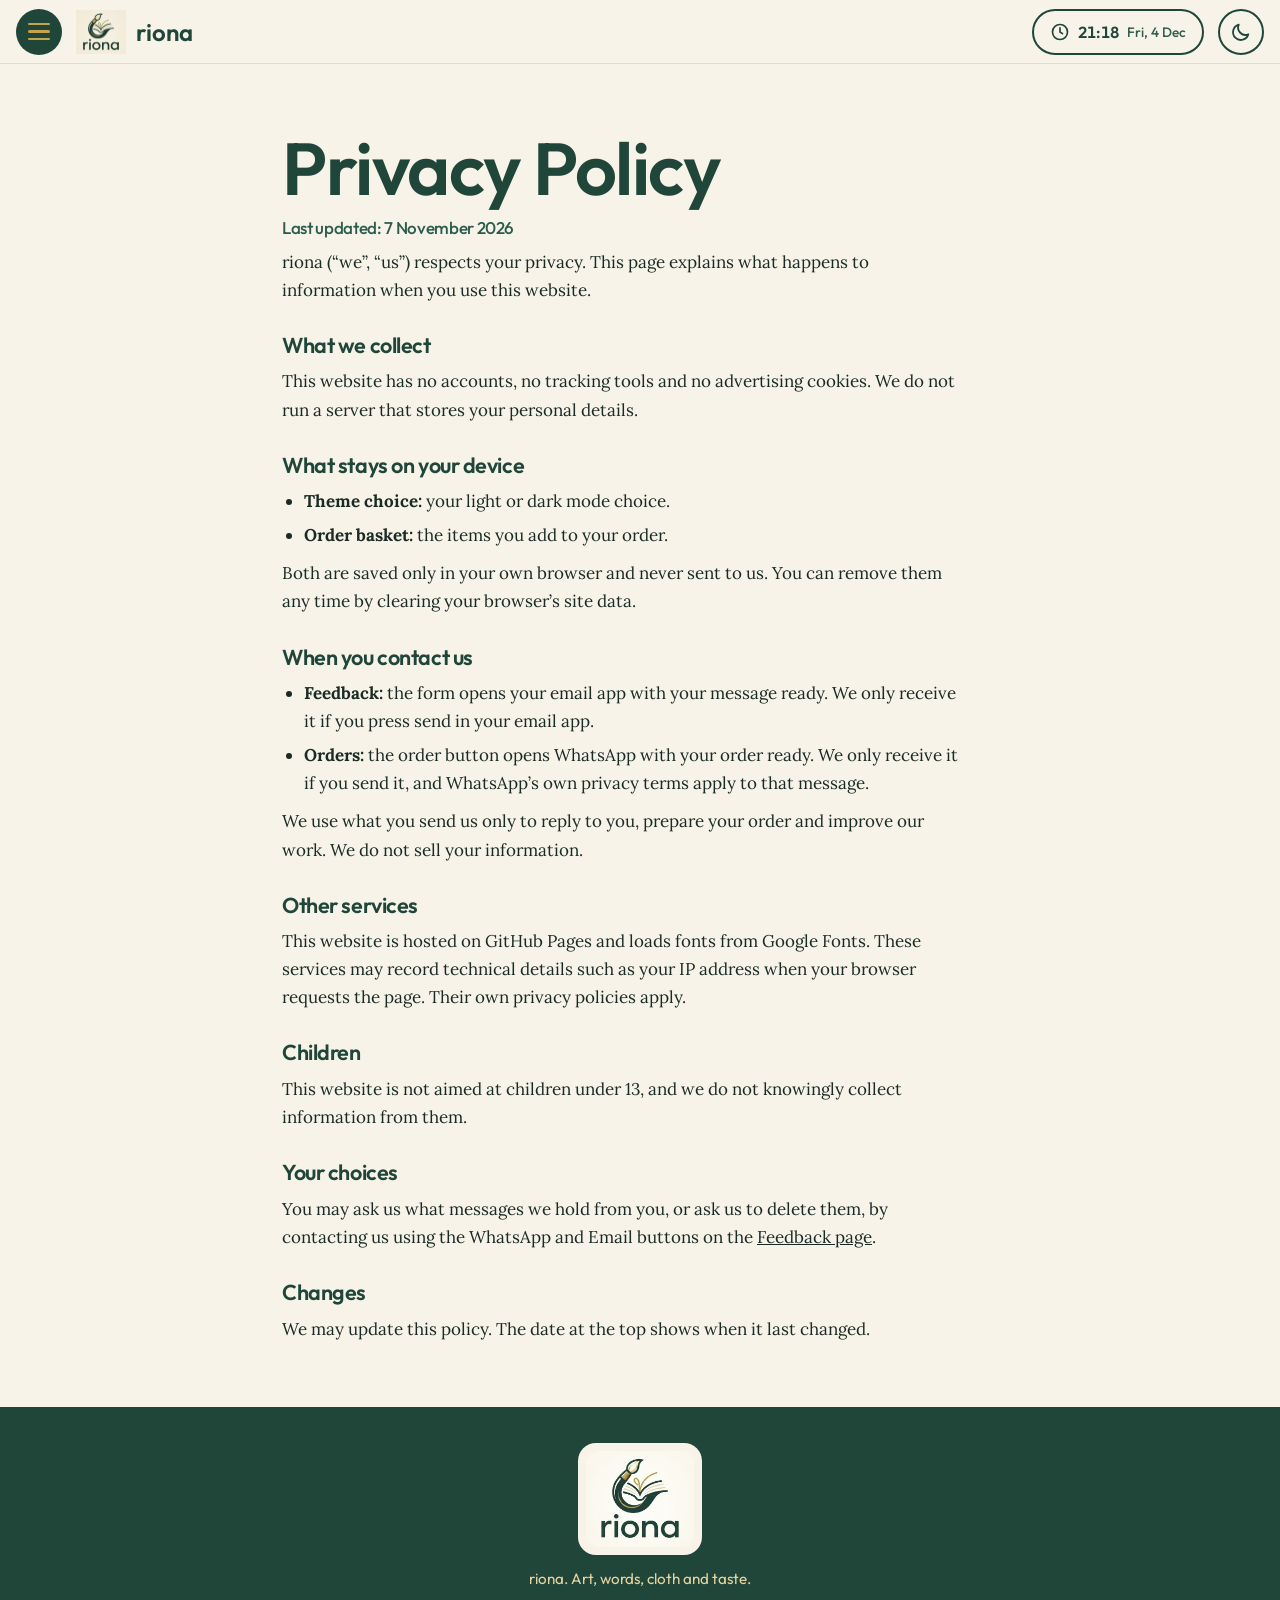
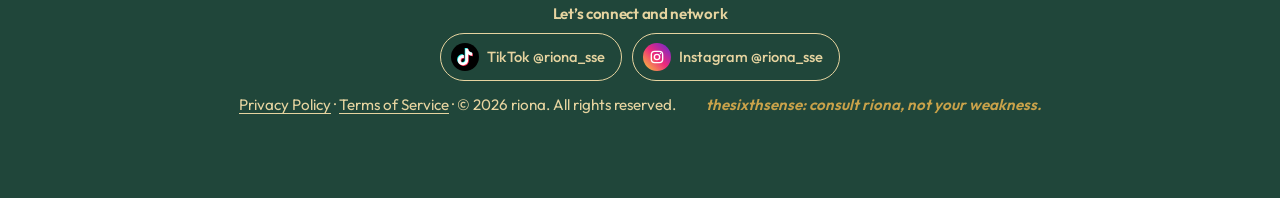
<file: privacy.html>
<!DOCTYPE html>
<html lang="en"><head><meta charset="utf-8">
<meta name="viewport" content="width=device-width, initial-scale=1, viewport-fit=cover">
<title>Privacy Policy | riona</title>
<link rel="preconnect" href="https://fonts.googleapis.com"><link rel="preconnect" href="https://fonts.gstatic.com" crossorigin>
<link href="https://fonts.googleapis.com/css2?family=Outfit:wght@400;500;600;700&family=Lora:ital,wght@0,400;0,500;1,400&display=swap" rel="stylesheet">
<script>try{var t=localStorage.getItem("riona-theme")||(matchMedia("(prefers-color-scheme:dark)").matches?"dark":"light");document.documentElement.dataset.theme=t}catch(e){}</script>
<link rel="stylesheet" href="style.css"></head><body data-page="privacy"><header>
<button class="burger" id="bg" aria-label="Open menu" aria-expanded="false" aria-controls="nav"><i></i><i></i><i></i></button>
<a class="brand" href="index.html"><img src="assets/logo-mark.jpg" alt="">riona</a>
<button class="hclock" id="wc" aria-expanded="false" aria-controls="wp" aria-label="World date and time"><svg viewBox="0 0 24 24" aria-hidden="true"><circle cx="12" cy="12" r="9"/><path d="M12 7v5l3 2"/></svg><span id="ht"></span><span class="hd" id="hd"></span></button>
<button class="tmode" id="tm" aria-label="Switch to dark mode"><svg class="moon" viewBox="0 0 24 24" aria-hidden="true"><path d="M20 14.5A8 8 0 0 1 9.5 4 8.5 8.5 0 1 0 20 14.5Z"/></svg><svg class="sun" viewBox="0 0 24 24" aria-hidden="true"><circle cx="12" cy="12" r="4"/><path d="M12 2v2M12 20v2M2 12h2M20 12h2M4.9 4.9l1.4 1.4M17.7 17.7l1.4 1.4M4.9 19.1l1.4-1.4M17.7 6.3l1.4-1.4"/></svg></button>
</header>
<aside class="wpanel" id="wp" aria-label="World date and time"><h2>The world, right now</h2><div class="you"><span class="big" id="yt"></span><span class="meta" id="yd"></span></div><div class="cities" id="cg"></div></aside>

<nav id="nav" aria-label="Main menu"><div class="wrap">
<a href="index.html">Home</a>
<small>Learn and make</small>
<a href="art-education.html">Art &amp; education</a><a href="portfolio.html">Portfolio</a>
<small>Cloth and table</small>
<a href="textiles.html">Textiles</a><a href="food.html">Food &amp; delicacies</a>
<small>Stories and spirit</small>
<a href="live-blog.html">Live blog</a><a href="motivations.html">Motivations</a><a href="ai-content.html">AI content</a>
<small>Work with riona</small>
<a href="adverts.html">Adverts</a><a href="feedback.html">Feedback</a>
<div class="navtag" aria-label="Brush, book, bloom"><div class="tl"><span class="w rv" style="--d:0"><svg viewBox="0 0 120 100" aria-hidden="true"><path class="d g" pathLength="1" d="M6 92C26 72 46 100 74 58" style="--d:250"/><g class="pop br" style="--d:1000"><g transform="rotate(-38 60 50) translate(0 50) scale(1 1.6) translate(0 -50)"><path class="cr bp" d="M6 50C6 46 20 44 34 45L62 46V54L34 55C20 56 6 54 6 50Z"/><rect class="gf bp" x="62" y="43" width="17" height="14" rx="2"/><path class="dk" d="M68 43V57M73 43V57"/><path class="cr bp" d="M79 43C92 41 102 46 112 50C102 54 92 59 79 57Z"/><path class="gf" d="M99 46.8C105 47.8 109 49 113 50C109 51 105 52.2 99 53.2Z"/></g></g></svg><b>Brush,</b></span><span class="w rv" style="--d:350"><svg viewBox="0 0 120 100" aria-hidden="true"><path class="pg l" d="M60 30V84C45 74 25 74 10 80V26C25 20 45 22 60 30Z" style="--d:700"/><path class="pg r" d="M60 30V84C75 74 95 74 110 80V26C95 20 75 22 60 30Z" style="--d:850"/><path class="d g" pathLength="1" d="M60 30V84" style="--d:1000"/></svg><b>book,</b></span><span class="w rv" style="--d:700"><svg class="bloom" viewBox="0 0 120 100" aria-hidden="true"><path class="d g" pathLength="1" d="M60 54V98" style="--d:1100"/><g transform="rotate(0 60 46)"><ellipse class="pet" cx="60" cy="26" rx="11" ry="20" style="--d:1300"/></g><g transform="rotate(72 60 46)"><ellipse class="pet" cx="60" cy="26" rx="11" ry="20" style="--d:1420"/></g><g transform="rotate(144 60 46)"><ellipse class="pet" cx="60" cy="26" rx="11" ry="20" style="--d:1540"/></g><g transform="rotate(216 60 46)"><ellipse class="pet" cx="60" cy="26" rx="11" ry="20" style="--d:1660"/></g><g transform="rotate(288 60 46)"><ellipse class="pet" cx="60" cy="26" rx="11" ry="20" style="--d:1780"/></g><circle class="pop cr" cx="60" cy="46" r="8" style="--d:1900"/></svg><b>bloom:</b></span></div><p class="sub rv" style="--d:1500">the home of creative things made with <em>you</em> in mind.</p></div></div></nav>
<main><section class="view on" id="privacy"><div class="in legal"><h1>Privacy Policy</h1><p class="upd sans">Last updated: 7 November 2026</p><p>riona (&ldquo;we&rdquo;, &ldquo;us&rdquo;) respects your privacy. This page explains what happens to information when you use this website.</p>
<h2>What we collect</h2><p>This website has no accounts, no tracking tools and no advertising cookies. We do not run a server that stores your personal details.</p>
<h2>What stays on your device</h2><ul><li><b>Theme choice:</b> your light or dark mode choice.</li><li><b>Order basket:</b> the items you add to your order.</li></ul><p>Both are saved only in your own browser and never sent to us. You can remove them any time by clearing your browser&rsquo;s site data.</p>
<h2>When you contact us</h2><ul><li><b>Feedback:</b> the form opens your email app with your message ready. We only receive it if you press send in your email app.</li><li><b>Orders:</b> the order button opens WhatsApp with your order ready. We only receive it if you send it, and WhatsApp&rsquo;s own privacy terms apply to that message.</li></ul><p>We use what you send us only to reply to you, prepare your order and improve our work. We do not sell your information.</p>
<h2>Other services</h2><p>This website is hosted on GitHub Pages and loads fonts from Google Fonts. These services may record technical details such as your IP address when your browser requests the page. Their own privacy policies apply.</p>
<h2>Children</h2><p>This website is not aimed at children under 13, and we do not knowingly collect information from them.</p>
<h2>Your choices</h2><p>You may ask us what messages we hold from you, or ask us to delete them, by contacting us using the WhatsApp and Email buttons on the <a href="feedback.html">Feedback page</a>.</p>
<h2>Changes</h2><p>We may update this policy. The date at the top shows when it last changed.</p></div></section></main></main>
<footer><img src="assets/logo-mark.jpg" alt="riona logo"><p>riona. Art, words, cloth and taste.</p>
<p class="cn2 sans">Let&rsquo;s connect and network</p><div class="social" aria-label="riona on social media"><a href="https://www.tiktok.com/@riona_sse" target="_blank" rel="noopener noreferrer"><span class="ico tt"><svg viewBox="-1 -1 26 26" aria-hidden="true"><path fill="#25f4ee" transform="translate(-.9 -.9)" d="M12.525.02c1.31-.02 2.61-.01 3.91-.02.08 1.53.63 3.09 1.75 4.17 1.12 1.11 2.7 1.62 4.24 1.79v4.03c-1.44-.05-2.89-.35-4.2-.97-.57-.26-1.1-.59-1.62-.93-.01 2.92.01 5.84-.02 8.75-.08 1.4-.54 2.79-1.35 3.94-1.31 1.92-3.58 3.17-5.91 3.21-1.43.08-2.86-.31-4.08-1.03-2.02-1.19-3.44-3.37-3.65-5.71-.02-.5-.03-1-.01-1.49.18-1.9 1.12-3.72 2.58-4.96 1.66-1.44 3.98-2.13 6.15-1.72.02 1.48-.04 2.96-.04 4.44-.99-.32-2.15-.23-3.02.37-.63.41-1.11 1.04-1.36 1.75-.21.51-.15 1.07-.14 1.61.24 1.64 1.82 3.02 3.5 2.87 1.12-.01 2.19-.66 2.77-1.61.19-.33.4-.67.41-1.06.1-1.79.06-3.57.07-5.36.01-4.03-.01-8.05.02-12.07z"/><path fill="#fe2c55" transform="translate(.9 .9)" d="M12.525.02c1.31-.02 2.61-.01 3.91-.02.08 1.53.63 3.09 1.75 4.17 1.12 1.11 2.7 1.62 4.24 1.79v4.03c-1.44-.05-2.89-.35-4.2-.97-.57-.26-1.1-.59-1.62-.93-.01 2.92.01 5.84-.02 8.75-.08 1.4-.54 2.79-1.35 3.94-1.31 1.92-3.58 3.17-5.91 3.21-1.43.08-2.86-.31-4.08-1.03-2.02-1.19-3.44-3.37-3.65-5.71-.02-.5-.03-1-.01-1.49.18-1.9 1.12-3.72 2.58-4.96 1.66-1.44 3.98-2.13 6.15-1.72.02 1.48-.04 2.96-.04 4.44-.99-.32-2.15-.23-3.02.37-.63.41-1.11 1.04-1.36 1.75-.21.51-.15 1.07-.14 1.61.24 1.64 1.82 3.02 3.5 2.87 1.12-.01 2.19-.66 2.77-1.61.19-.33.4-.67.41-1.06.1-1.79.06-3.57.07-5.36.01-4.03-.01-8.05.02-12.07z"/><path fill="#fff" d="M12.525.02c1.31-.02 2.61-.01 3.91-.02.08 1.53.63 3.09 1.75 4.17 1.12 1.11 2.7 1.62 4.24 1.79v4.03c-1.44-.05-2.89-.35-4.2-.97-.57-.26-1.1-.59-1.62-.93-.01 2.92.01 5.84-.02 8.75-.08 1.4-.54 2.79-1.35 3.94-1.31 1.92-3.58 3.17-5.91 3.21-1.43.08-2.86-.31-4.08-1.03-2.02-1.19-3.44-3.37-3.65-5.71-.02-.5-.03-1-.01-1.49.18-1.9 1.12-3.72 2.58-4.96 1.66-1.44 3.98-2.13 6.15-1.72.02 1.48-.04 2.96-.04 4.44-.99-.32-2.15-.23-3.02.37-.63.41-1.11 1.04-1.36 1.75-.21.51-.15 1.07-.14 1.61.24 1.64 1.82 3.02 3.5 2.87 1.12-.01 2.19-.66 2.77-1.61.19-.33.4-.67.41-1.06.1-1.79.06-3.57.07-5.36.01-4.03-.01-8.05.02-12.07z"/></svg></span>TikTok @riona_sse</a><a href="https://www.instagram.com/riona_sse" target="_blank" rel="noopener noreferrer"><span class="ico ig"><svg viewBox="0 0 24 24" aria-hidden="true"><rect x="3.5" y="3.5" width="17" height="17" rx="5"/><circle cx="12" cy="12" r="4"/><circle cx="17.2" cy="6.8" r="1" fill="#fff" stroke="none"/></svg></span>Instagram @riona_sse</a></div>
<div class="fbar"><span><a href="privacy.html">Privacy Policy</a> &middot; <a href="terms.html">Terms of Service</a> &middot; &copy; 2026 riona. All rights reserved.</span><span class="sig">thesixthsense: consult riona, not your weakness.</span></div></footer>
<script src="script.js"></script></body></html>
</file>
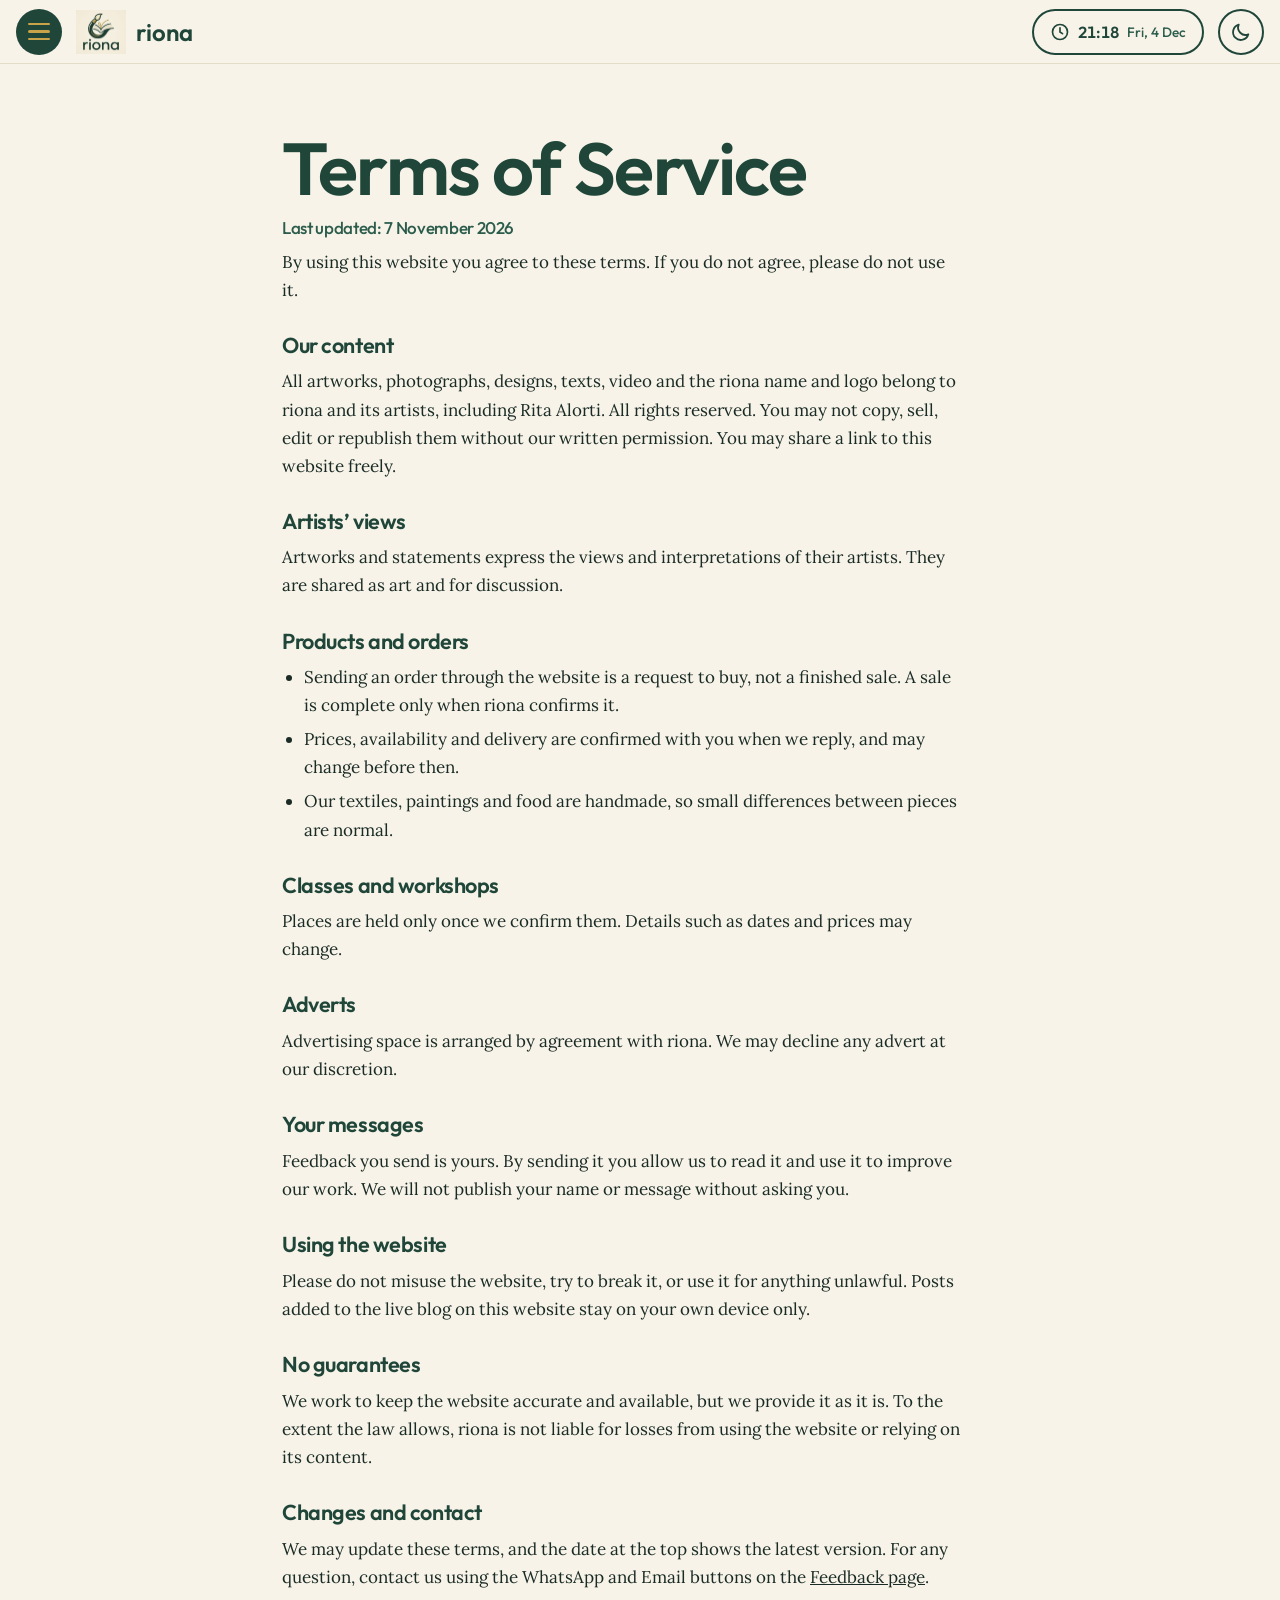
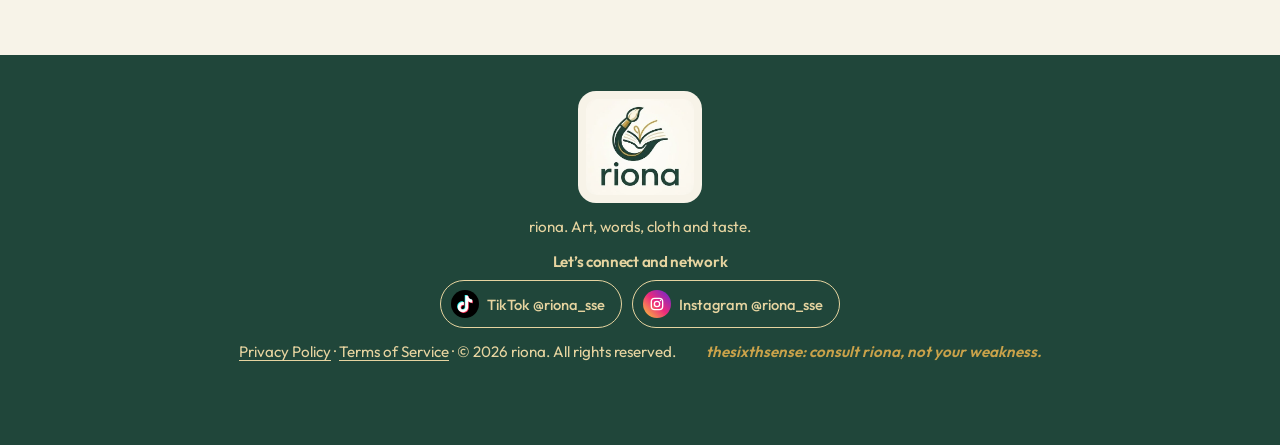
<file: terms.html>
<!DOCTYPE html>
<html lang="en"><head><meta charset="utf-8">
<meta name="viewport" content="width=device-width, initial-scale=1, viewport-fit=cover">
<title>Terms of Service | riona</title>
<link rel="preconnect" href="https://fonts.googleapis.com"><link rel="preconnect" href="https://fonts.gstatic.com" crossorigin>
<link href="https://fonts.googleapis.com/css2?family=Outfit:wght@400;500;600;700&family=Lora:ital,wght@0,400;0,500;1,400&display=swap" rel="stylesheet">
<script>try{var t=localStorage.getItem("riona-theme")||(matchMedia("(prefers-color-scheme:dark)").matches?"dark":"light");document.documentElement.dataset.theme=t}catch(e){}</script>
<link rel="stylesheet" href="style.css"></head><body data-page="terms"><header>
<button class="burger" id="bg" aria-label="Open menu" aria-expanded="false" aria-controls="nav"><i></i><i></i><i></i></button>
<a class="brand" href="index.html"><img src="assets/logo-mark.jpg" alt="">riona</a>
<button class="hclock" id="wc" aria-expanded="false" aria-controls="wp" aria-label="World date and time"><svg viewBox="0 0 24 24" aria-hidden="true"><circle cx="12" cy="12" r="9"/><path d="M12 7v5l3 2"/></svg><span id="ht"></span><span class="hd" id="hd"></span></button>
<button class="tmode" id="tm" aria-label="Switch to dark mode"><svg class="moon" viewBox="0 0 24 24" aria-hidden="true"><path d="M20 14.5A8 8 0 0 1 9.5 4 8.5 8.5 0 1 0 20 14.5Z"/></svg><svg class="sun" viewBox="0 0 24 24" aria-hidden="true"><circle cx="12" cy="12" r="4"/><path d="M12 2v2M12 20v2M2 12h2M20 12h2M4.9 4.9l1.4 1.4M17.7 17.7l1.4 1.4M4.9 19.1l1.4-1.4M17.7 6.3l1.4-1.4"/></svg></button>
</header>
<aside class="wpanel" id="wp" aria-label="World date and time"><h2>The world, right now</h2><div class="you"><span class="big" id="yt"></span><span class="meta" id="yd"></span></div><div class="cities" id="cg"></div></aside>

<nav id="nav" aria-label="Main menu"><div class="wrap">
<a href="index.html">Home</a>
<small>Learn and make</small>
<a href="art-education.html">Art &amp; education</a><a href="portfolio.html">Portfolio</a>
<small>Cloth and table</small>
<a href="textiles.html">Textiles</a><a href="food.html">Food &amp; delicacies</a>
<small>Stories and spirit</small>
<a href="live-blog.html">Live blog</a><a href="motivations.html">Motivations</a><a href="ai-content.html">AI content</a>
<small>Work with riona</small>
<a href="adverts.html">Adverts</a><a href="feedback.html">Feedback</a>
<div class="navtag" aria-label="Brush, book, bloom"><div class="tl"><span class="w rv" style="--d:0"><svg viewBox="0 0 120 100" aria-hidden="true"><path class="d g" pathLength="1" d="M6 92C26 72 46 100 74 58" style="--d:250"/><g class="pop br" style="--d:1000"><g transform="rotate(-38 60 50) translate(0 50) scale(1 1.6) translate(0 -50)"><path class="cr bp" d="M6 50C6 46 20 44 34 45L62 46V54L34 55C20 56 6 54 6 50Z"/><rect class="gf bp" x="62" y="43" width="17" height="14" rx="2"/><path class="dk" d="M68 43V57M73 43V57"/><path class="cr bp" d="M79 43C92 41 102 46 112 50C102 54 92 59 79 57Z"/><path class="gf" d="M99 46.8C105 47.8 109 49 113 50C109 51 105 52.2 99 53.2Z"/></g></g></svg><b>Brush,</b></span><span class="w rv" style="--d:350"><svg viewBox="0 0 120 100" aria-hidden="true"><path class="pg l" d="M60 30V84C45 74 25 74 10 80V26C25 20 45 22 60 30Z" style="--d:700"/><path class="pg r" d="M60 30V84C75 74 95 74 110 80V26C95 20 75 22 60 30Z" style="--d:850"/><path class="d g" pathLength="1" d="M60 30V84" style="--d:1000"/></svg><b>book,</b></span><span class="w rv" style="--d:700"><svg class="bloom" viewBox="0 0 120 100" aria-hidden="true"><path class="d g" pathLength="1" d="M60 54V98" style="--d:1100"/><g transform="rotate(0 60 46)"><ellipse class="pet" cx="60" cy="26" rx="11" ry="20" style="--d:1300"/></g><g transform="rotate(72 60 46)"><ellipse class="pet" cx="60" cy="26" rx="11" ry="20" style="--d:1420"/></g><g transform="rotate(144 60 46)"><ellipse class="pet" cx="60" cy="26" rx="11" ry="20" style="--d:1540"/></g><g transform="rotate(216 60 46)"><ellipse class="pet" cx="60" cy="26" rx="11" ry="20" style="--d:1660"/></g><g transform="rotate(288 60 46)"><ellipse class="pet" cx="60" cy="26" rx="11" ry="20" style="--d:1780"/></g><circle class="pop cr" cx="60" cy="46" r="8" style="--d:1900"/></svg><b>bloom:</b></span></div><p class="sub rv" style="--d:1500">the home of creative things made with <em>you</em> in mind.</p></div></div></nav>
<main><section class="view on" id="terms"><div class="in legal"><h1>Terms of Service</h1><p class="upd sans">Last updated: 7 November 2026</p><p>By using this website you agree to these terms. If you do not agree, please do not use it.</p>
<h2>Our content</h2><p>All artworks, photographs, designs, texts, video and the riona name and logo belong to riona and its artists, including Rita Alorti. All rights reserved. You may not copy, sell, edit or republish them without our written permission. You may share a link to this website freely.</p>
<h2>Artists&rsquo; views</h2><p>Artworks and statements express the views and interpretations of their artists. They are shared as art and for discussion.</p>
<h2>Products and orders</h2><ul><li>Sending an order through the website is a request to buy, not a finished sale. A sale is complete only when riona confirms it.</li><li>Prices, availability and delivery are confirmed with you when we reply, and may change before then.</li><li>Our textiles, paintings and food are handmade, so small differences between pieces are normal.</li></ul>
<h2>Classes and workshops</h2><p>Places are held only once we confirm them. Details such as dates and prices may change.</p>
<h2>Adverts</h2><p>Advertising space is arranged by agreement with riona. We may decline any advert at our discretion.</p>
<h2>Your messages</h2><p>Feedback you send is yours. By sending it you allow us to read it and use it to improve our work. We will not publish your name or message without asking you.</p>
<h2>Using the website</h2><p>Please do not misuse the website, try to break it, or use it for anything unlawful. Posts added to the live blog on this website stay on your own device only.</p>
<h2>No guarantees</h2><p>We work to keep the website accurate and available, but we provide it as it is. To the extent the law allows, riona is not liable for losses from using the website or relying on its content.</p>
<h2>Changes and contact</h2><p>We may update these terms, and the date at the top shows the latest version. For any question, contact us using the WhatsApp and Email buttons on the <a href="feedback.html">Feedback page</a>.</p></div></section></main></main>
<footer><img src="assets/logo-mark.jpg" alt="riona logo"><p>riona. Art, words, cloth and taste.</p>
<p class="cn2 sans">Let&rsquo;s connect and network</p><div class="social" aria-label="riona on social media"><a href="https://www.tiktok.com/@riona_sse" target="_blank" rel="noopener noreferrer"><span class="ico tt"><svg viewBox="-1 -1 26 26" aria-hidden="true"><path fill="#25f4ee" transform="translate(-.9 -.9)" d="M12.525.02c1.31-.02 2.61-.01 3.91-.02.08 1.53.63 3.09 1.75 4.17 1.12 1.11 2.7 1.62 4.24 1.79v4.03c-1.44-.05-2.89-.35-4.2-.97-.57-.26-1.1-.59-1.62-.93-.01 2.92.01 5.84-.02 8.75-.08 1.4-.54 2.79-1.35 3.94-1.31 1.92-3.58 3.17-5.91 3.21-1.43.08-2.86-.31-4.08-1.03-2.02-1.19-3.44-3.37-3.65-5.71-.02-.5-.03-1-.01-1.49.18-1.9 1.12-3.72 2.58-4.96 1.66-1.44 3.98-2.13 6.15-1.72.02 1.48-.04 2.96-.04 4.44-.99-.32-2.15-.23-3.02.37-.63.41-1.11 1.04-1.36 1.75-.21.51-.15 1.07-.14 1.61.24 1.64 1.82 3.02 3.5 2.87 1.12-.01 2.19-.66 2.77-1.61.19-.33.4-.67.41-1.06.1-1.79.06-3.57.07-5.36.01-4.03-.01-8.05.02-12.07z"/><path fill="#fe2c55" transform="translate(.9 .9)" d="M12.525.02c1.31-.02 2.61-.01 3.91-.02.08 1.53.63 3.09 1.75 4.17 1.12 1.11 2.7 1.62 4.24 1.79v4.03c-1.44-.05-2.89-.35-4.2-.97-.57-.26-1.1-.59-1.62-.93-.01 2.92.01 5.84-.02 8.75-.08 1.4-.54 2.79-1.35 3.94-1.31 1.92-3.58 3.17-5.91 3.21-1.43.08-2.86-.31-4.08-1.03-2.02-1.19-3.44-3.37-3.65-5.71-.02-.5-.03-1-.01-1.49.18-1.9 1.12-3.72 2.58-4.96 1.66-1.44 3.98-2.13 6.15-1.72.02 1.48-.04 2.96-.04 4.44-.99-.32-2.15-.23-3.02.37-.63.41-1.11 1.04-1.36 1.75-.21.51-.15 1.07-.14 1.61.24 1.64 1.82 3.02 3.5 2.87 1.12-.01 2.19-.66 2.77-1.61.19-.33.4-.67.41-1.06.1-1.79.06-3.57.07-5.36.01-4.03-.01-8.05.02-12.07z"/><path fill="#fff" d="M12.525.02c1.31-.02 2.61-.01 3.91-.02.08 1.53.63 3.09 1.75 4.17 1.12 1.11 2.7 1.62 4.24 1.79v4.03c-1.44-.05-2.89-.35-4.2-.97-.57-.26-1.1-.59-1.62-.93-.01 2.92.01 5.84-.02 8.75-.08 1.4-.54 2.79-1.35 3.94-1.31 1.92-3.58 3.17-5.91 3.21-1.43.08-2.86-.31-4.08-1.03-2.02-1.19-3.44-3.37-3.65-5.71-.02-.5-.03-1-.01-1.49.18-1.9 1.12-3.72 2.58-4.96 1.66-1.44 3.98-2.13 6.15-1.72.02 1.48-.04 2.96-.04 4.44-.99-.32-2.15-.23-3.02.37-.63.41-1.11 1.04-1.36 1.75-.21.51-.15 1.07-.14 1.61.24 1.64 1.82 3.02 3.5 2.87 1.12-.01 2.19-.66 2.77-1.61.19-.33.4-.67.41-1.06.1-1.79.06-3.57.07-5.36.01-4.03-.01-8.05.02-12.07z"/></svg></span>TikTok @riona_sse</a><a href="https://www.instagram.com/riona_sse" target="_blank" rel="noopener noreferrer"><span class="ico ig"><svg viewBox="0 0 24 24" aria-hidden="true"><rect x="3.5" y="3.5" width="17" height="17" rx="5"/><circle cx="12" cy="12" r="4"/><circle cx="17.2" cy="6.8" r="1" fill="#fff" stroke="none"/></svg></span>Instagram @riona_sse</a></div>
<div class="fbar"><span><a href="privacy.html">Privacy Policy</a> &middot; <a href="terms.html">Terms of Service</a> &middot; &copy; 2026 riona. All rights reserved.</span><span class="sig">thesixthsense: consult riona, not your weakness.</span></div></footer>
<script src="script.js"></script></body></html>
</file>
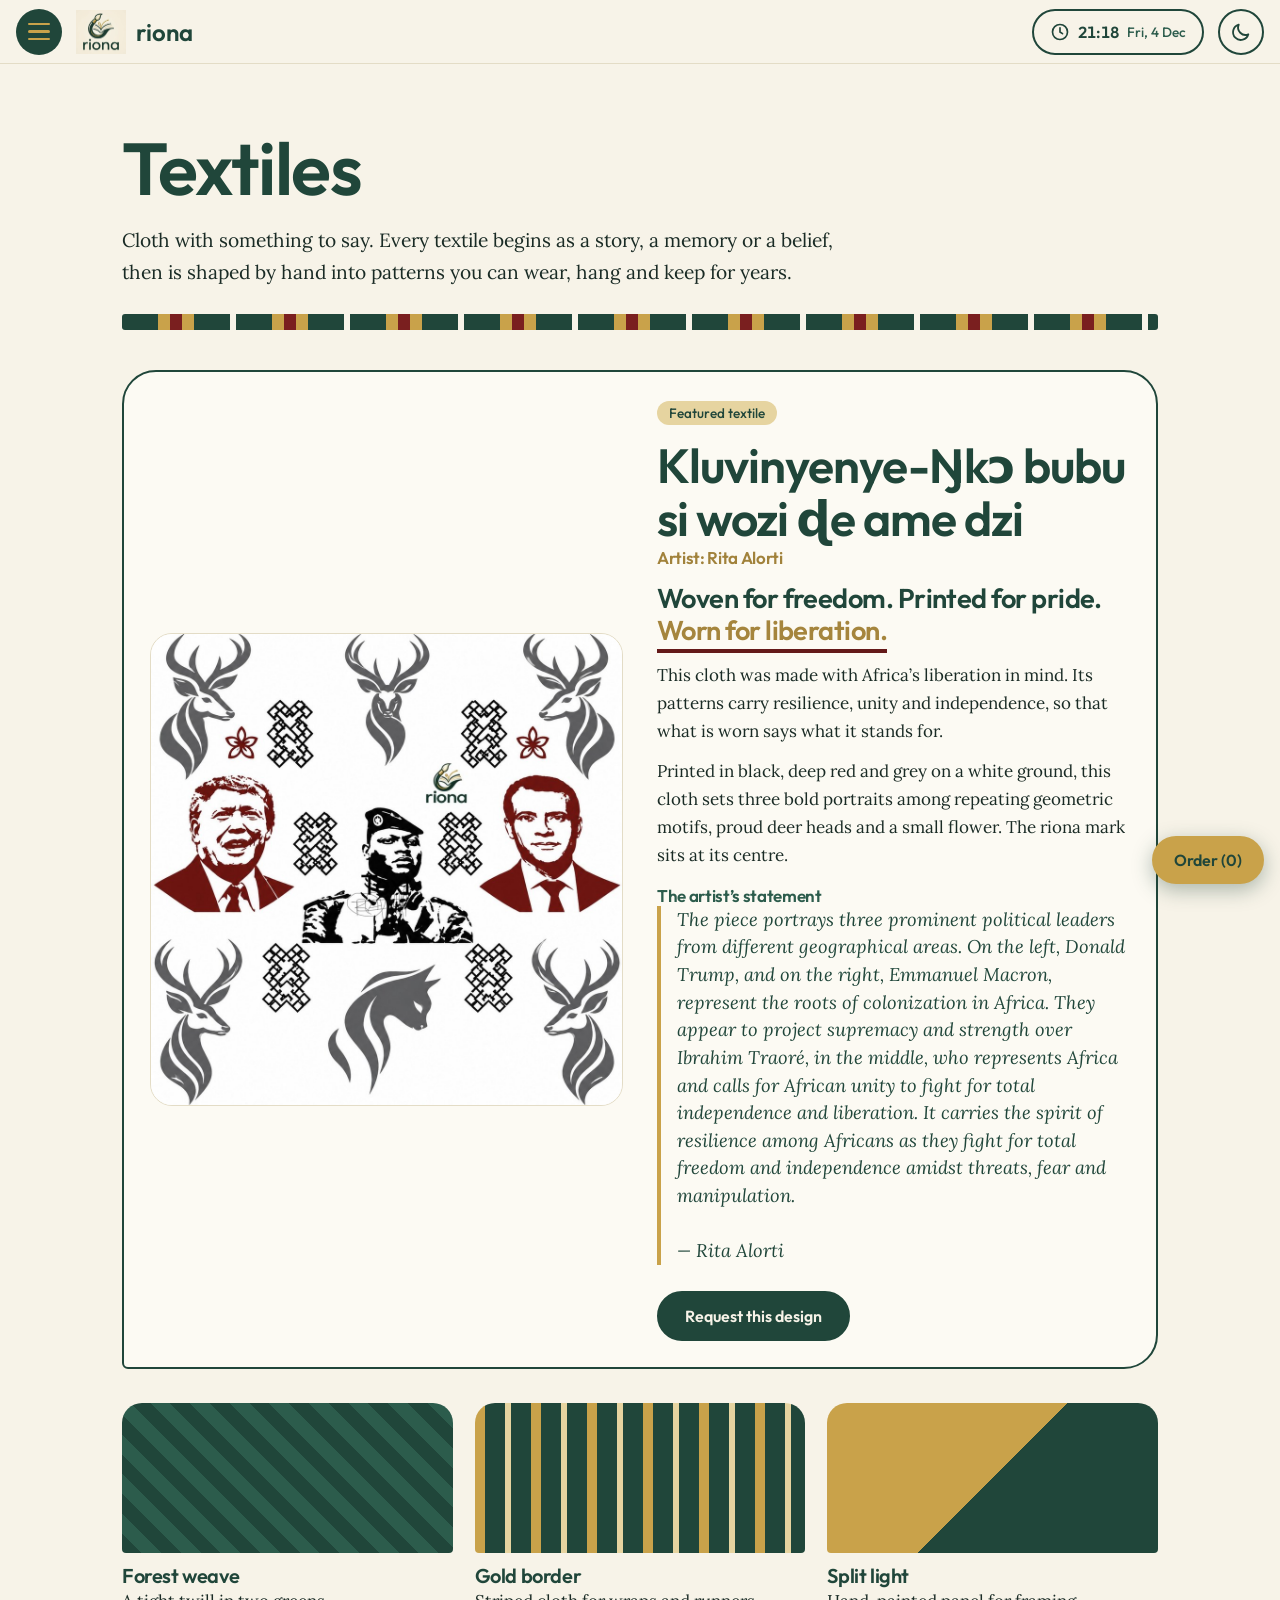
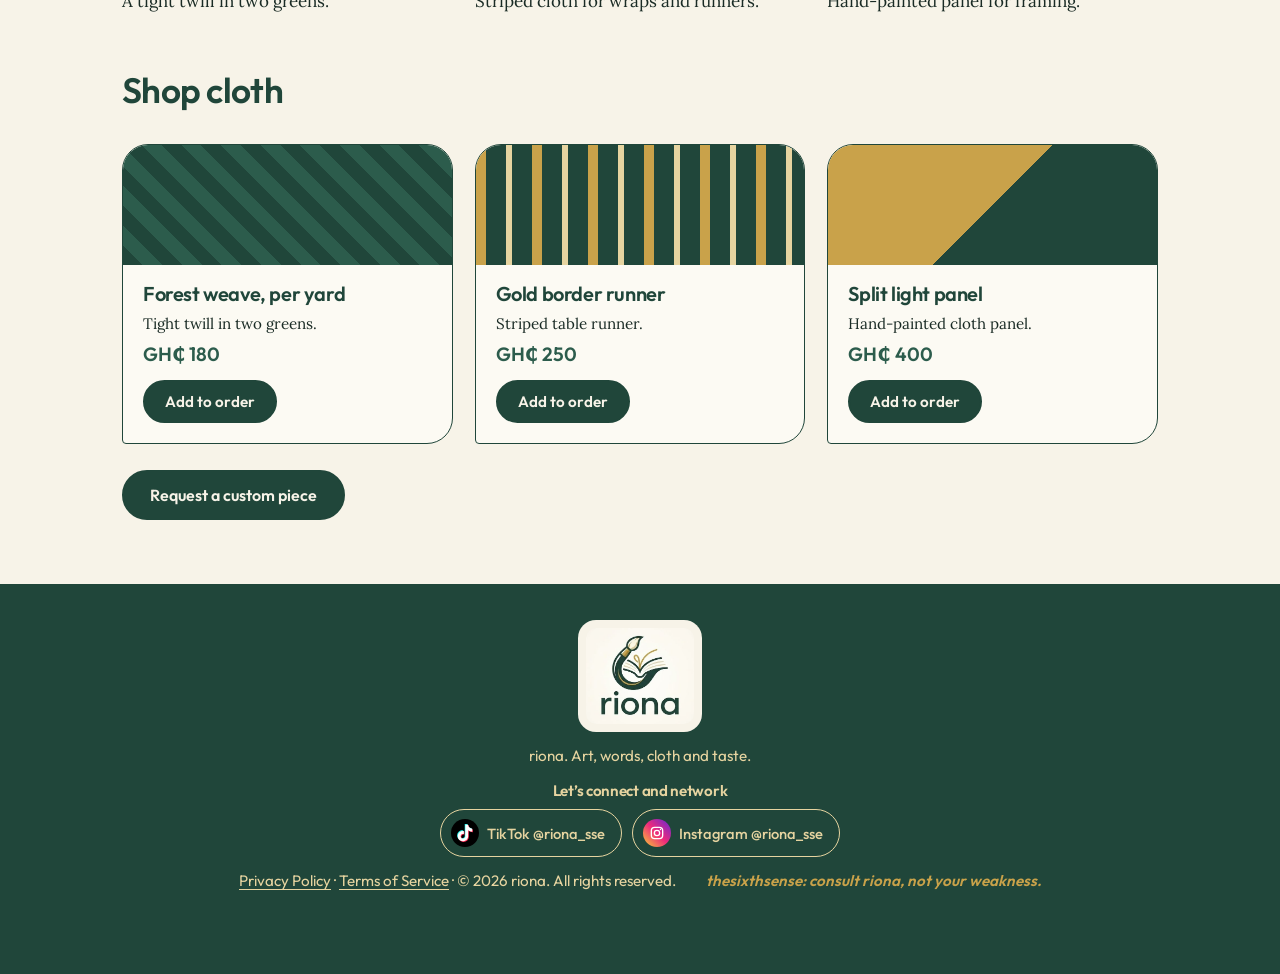
<file: textiles.html>
<!DOCTYPE html>
<html lang="en"><head><meta charset="utf-8">
<meta name="viewport" content="width=device-width, initial-scale=1, viewport-fit=cover">
<title>Textiles | riona</title>
<link rel="preconnect" href="https://fonts.googleapis.com"><link rel="preconnect" href="https://fonts.gstatic.com" crossorigin>
<link href="https://fonts.googleapis.com/css2?family=Outfit:wght@400;500;600;700&family=Lora:ital,wght@0,400;0,500;1,400&display=swap" rel="stylesheet">
<script>try{var t=localStorage.getItem("riona-theme")||(matchMedia("(prefers-color-scheme:dark)").matches?"dark":"light");document.documentElement.dataset.theme=t}catch(e){}</script>
<link rel="stylesheet" href="style.css"></head><body data-page="textiles"><header>
<button class="burger" id="bg" aria-label="Open menu" aria-expanded="false" aria-controls="nav"><i></i><i></i><i></i></button>
<a class="brand" href="index.html"><img src="assets/logo-mark.jpg" alt="">riona</a>
<button class="hclock" id="wc" aria-expanded="false" aria-controls="wp" aria-label="World date and time"><svg viewBox="0 0 24 24" aria-hidden="true"><circle cx="12" cy="12" r="9"/><path d="M12 7v5l3 2"/></svg><span id="ht"></span><span class="hd" id="hd"></span></button>
<button class="tmode" id="tm" aria-label="Switch to dark mode"><svg class="moon" viewBox="0 0 24 24" aria-hidden="true"><path d="M20 14.5A8 8 0 0 1 9.5 4 8.5 8.5 0 1 0 20 14.5Z"/></svg><svg class="sun" viewBox="0 0 24 24" aria-hidden="true"><circle cx="12" cy="12" r="4"/><path d="M12 2v2M12 20v2M2 12h2M20 12h2M4.9 4.9l1.4 1.4M17.7 17.7l1.4 1.4M4.9 19.1l1.4-1.4M17.7 6.3l1.4-1.4"/></svg></button>
</header>
<aside class="wpanel" id="wp" aria-label="World date and time"><h2>The world, right now</h2><div class="you"><span class="big" id="yt"></span><span class="meta" id="yd"></span></div><div class="cities" id="cg"></div></aside>

<nav id="nav" aria-label="Main menu"><div class="wrap">
<a href="index.html">Home</a>
<small>Learn and make</small>
<a href="art-education.html">Art &amp; education</a><a href="portfolio.html">Portfolio</a>
<small>Cloth and table</small>
<a href="textiles.html">Textiles</a><a href="food.html">Food &amp; delicacies</a>
<small>Stories and spirit</small>
<a href="live-blog.html">Live blog</a><a href="motivations.html">Motivations</a><a href="ai-content.html">AI content</a>
<small>Work with riona</small>
<a href="adverts.html">Adverts</a><a href="feedback.html">Feedback</a>
<div class="navtag" aria-label="Brush, book, bloom"><div class="tl"><span class="w rv" style="--d:0"><svg viewBox="0 0 120 100" aria-hidden="true"><path class="d g" pathLength="1" d="M6 92C26 72 46 100 74 58" style="--d:250"/><g class="pop br" style="--d:1000"><g transform="rotate(-38 60 50) translate(0 50) scale(1 1.6) translate(0 -50)"><path class="cr bp" d="M6 50C6 46 20 44 34 45L62 46V54L34 55C20 56 6 54 6 50Z"/><rect class="gf bp" x="62" y="43" width="17" height="14" rx="2"/><path class="dk" d="M68 43V57M73 43V57"/><path class="cr bp" d="M79 43C92 41 102 46 112 50C102 54 92 59 79 57Z"/><path class="gf" d="M99 46.8C105 47.8 109 49 113 50C109 51 105 52.2 99 53.2Z"/></g></g></svg><b>Brush,</b></span><span class="w rv" style="--d:350"><svg viewBox="0 0 120 100" aria-hidden="true"><path class="pg l" d="M60 30V84C45 74 25 74 10 80V26C25 20 45 22 60 30Z" style="--d:700"/><path class="pg r" d="M60 30V84C75 74 95 74 110 80V26C95 20 75 22 60 30Z" style="--d:850"/><path class="d g" pathLength="1" d="M60 30V84" style="--d:1000"/></svg><b>book,</b></span><span class="w rv" style="--d:700"><svg class="bloom" viewBox="0 0 120 100" aria-hidden="true"><path class="d g" pathLength="1" d="M60 54V98" style="--d:1100"/><g transform="rotate(0 60 46)"><ellipse class="pet" cx="60" cy="26" rx="11" ry="20" style="--d:1300"/></g><g transform="rotate(72 60 46)"><ellipse class="pet" cx="60" cy="26" rx="11" ry="20" style="--d:1420"/></g><g transform="rotate(144 60 46)"><ellipse class="pet" cx="60" cy="26" rx="11" ry="20" style="--d:1540"/></g><g transform="rotate(216 60 46)"><ellipse class="pet" cx="60" cy="26" rx="11" ry="20" style="--d:1660"/></g><g transform="rotate(288 60 46)"><ellipse class="pet" cx="60" cy="26" rx="11" ry="20" style="--d:1780"/></g><circle class="pop cr" cx="60" cy="46" r="8" style="--d:1900"/></svg><b>bloom:</b></span></div><p class="sub rv" style="--d:1500">the home of creative things made with <em>you</em> in mind.</p></div></div></nav>
<main><section class="view on" id="textiles"><div class="in"><h1>Textiles</h1>
<p class="lede">Cloth with something to say. Every textile begins as a story, a memory or a belief, then is shaped by hand into patterns you can wear, hang and keep for years.</p>
<div class="strip" aria-hidden="true"></div><article class="feature"><figure><img src="assets/textile-spirit-of-resilience.jpg" width="1000" height="1000" alt="Printed textile design in black, deep red and grey: two portraits in suits flank a central figure in a beret and camouflage, surrounded by deer heads, geometric motifs, a small flower and the riona mark." loading="lazy"></figure>
<div><span class="pill">Featured textile</span><h2>Kluvinyenye-Ŋkɔ bubu si wozi ɖe ame dzi</h2><p class="by sans">Artist: Rita Alorti</p>
<p class="manifesto sm sans">Woven for freedom. Printed for pride. <em>Worn for liberation.</em></p>
<p>This cloth was made with Africa&rsquo;s liberation in mind. Its patterns carry resilience, unity and independence, so that what is worn says what it stands for.</p>
<p>Printed in black, deep red and grey on a white ground, this cloth sets three bold portraits among repeating geometric motifs, proud deer heads and a small flower. The riona mark sits at its centre.</p>
<p class="sans" style="font-weight:600;color:var(--g2t);margin-top:18px">The artist&rsquo;s statement</p>
<blockquote>The piece portrays three prominent political leaders from different geographical areas. On the left, Donald Trump, and on the right, Emmanuel Macron, represent the roots of colonization in Africa. They appear to project supremacy and strength over Ibrahim Traor&eacute;, in the middle, who represents Africa and calls for African unity to fight for total independence and liberation. It carries the spirit of resilience among Africans as they fight for total freedom and independence amidst threats, fear and manipulation.<br><br>&mdash; Rita Alorti</blockquote>
<div class="row"><a class="btn" href="feedback.html">Request this design</a></div></div></article><div class="grid">
<div><div class="sw t2"></div><h3 style="margin-top:12px">Forest weave</h3><p>A tight twill in two greens.</p></div>
<div><div class="sw t5"></div><h3 style="margin-top:12px">Gold border</h3><p>Striped cloth for wraps and runners.</p></div>
<div><div class="sw t4"></div><h3 style="margin-top:12px">Split light</h3><p>Hand-painted panel for framing.</p></div>
</div><div class="shop"><h2>Shop cloth</h2><div class="grid"><div class="prod"><div class="sw t2"></div><div class="b"><h3>Forest weave, per yard</h3><p>Tight twill in two greens.</p><span class="pr" data-p="180"></span><button class="btn add" data-n="Forest weave, per yard" data-p="180">Add to order</button></div></div><div class="prod"><div class="sw t5"></div><div class="b"><h3>Gold border runner</h3><p>Striped table runner.</p><span class="pr" data-p="250"></span><button class="btn add" data-n="Gold border runner" data-p="250">Add to order</button></div></div><div class="prod"><div class="sw t4"></div><div class="b"><h3>Split light panel</h3><p>Hand-painted cloth panel.</p><span class="pr" data-p="400"></span><button class="btn add" data-n="Split light panel" data-p="400">Add to order</button></div></div></div></div><div class="row"><a class="btn" href="feedback.html">Request a custom piece</a></div></div></section></main></main>
<footer><img src="assets/logo-mark.jpg" alt="riona logo"><p>riona. Art, words, cloth and taste.</p>
<p class="cn2 sans">Let&rsquo;s connect and network</p><div class="social" aria-label="riona on social media"><a href="https://www.tiktok.com/@riona_sse" target="_blank" rel="noopener noreferrer"><span class="ico tt"><svg viewBox="-1 -1 26 26" aria-hidden="true"><path fill="#25f4ee" transform="translate(-.9 -.9)" d="M12.525.02c1.31-.02 2.61-.01 3.91-.02.08 1.53.63 3.09 1.75 4.17 1.12 1.11 2.7 1.62 4.24 1.79v4.03c-1.44-.05-2.89-.35-4.2-.97-.57-.26-1.1-.59-1.62-.93-.01 2.92.01 5.84-.02 8.75-.08 1.4-.54 2.79-1.35 3.94-1.31 1.92-3.58 3.17-5.91 3.21-1.43.08-2.86-.31-4.08-1.03-2.02-1.19-3.44-3.37-3.65-5.71-.02-.5-.03-1-.01-1.49.18-1.9 1.12-3.72 2.58-4.96 1.66-1.44 3.98-2.13 6.15-1.72.02 1.48-.04 2.96-.04 4.44-.99-.32-2.15-.23-3.02.37-.63.41-1.11 1.04-1.36 1.75-.21.51-.15 1.07-.14 1.61.24 1.64 1.82 3.02 3.5 2.87 1.12-.01 2.19-.66 2.77-1.61.19-.33.4-.67.41-1.06.1-1.79.06-3.57.07-5.36.01-4.03-.01-8.05.02-12.07z"/><path fill="#fe2c55" transform="translate(.9 .9)" d="M12.525.02c1.31-.02 2.61-.01 3.91-.02.08 1.53.63 3.09 1.75 4.17 1.12 1.11 2.7 1.62 4.24 1.79v4.03c-1.44-.05-2.89-.35-4.2-.97-.57-.26-1.1-.59-1.62-.93-.01 2.92.01 5.84-.02 8.75-.08 1.4-.54 2.79-1.35 3.94-1.31 1.92-3.58 3.17-5.91 3.21-1.43.08-2.86-.31-4.08-1.03-2.02-1.19-3.44-3.37-3.65-5.71-.02-.5-.03-1-.01-1.49.18-1.9 1.12-3.72 2.58-4.96 1.66-1.44 3.98-2.13 6.15-1.72.02 1.48-.04 2.96-.04 4.44-.99-.32-2.15-.23-3.02.37-.63.41-1.11 1.04-1.36 1.75-.21.51-.15 1.07-.14 1.61.24 1.64 1.82 3.02 3.5 2.87 1.12-.01 2.19-.66 2.77-1.61.19-.33.4-.67.41-1.06.1-1.79.06-3.57.07-5.36.01-4.03-.01-8.05.02-12.07z"/><path fill="#fff" d="M12.525.02c1.31-.02 2.61-.01 3.91-.02.08 1.53.63 3.09 1.75 4.17 1.12 1.11 2.7 1.62 4.24 1.79v4.03c-1.44-.05-2.89-.35-4.2-.97-.57-.26-1.1-.59-1.62-.93-.01 2.92.01 5.84-.02 8.75-.08 1.4-.54 2.79-1.35 3.94-1.31 1.92-3.58 3.17-5.91 3.21-1.43.08-2.86-.31-4.08-1.03-2.02-1.19-3.44-3.37-3.65-5.71-.02-.5-.03-1-.01-1.49.18-1.9 1.12-3.72 2.58-4.96 1.66-1.44 3.98-2.13 6.15-1.72.02 1.48-.04 2.96-.04 4.44-.99-.32-2.15-.23-3.02.37-.63.41-1.11 1.04-1.36 1.75-.21.51-.15 1.07-.14 1.61.24 1.64 1.82 3.02 3.5 2.87 1.12-.01 2.19-.66 2.77-1.61.19-.33.4-.67.41-1.06.1-1.79.06-3.57.07-5.36.01-4.03-.01-8.05.02-12.07z"/></svg></span>TikTok @riona_sse</a><a href="https://www.instagram.com/riona_sse" target="_blank" rel="noopener noreferrer"><span class="ico ig"><svg viewBox="0 0 24 24" aria-hidden="true"><rect x="3.5" y="3.5" width="17" height="17" rx="5"/><circle cx="12" cy="12" r="4"/><circle cx="17.2" cy="6.8" r="1" fill="#fff" stroke="none"/></svg></span>Instagram @riona_sse</a></div>
<div class="fbar"><span><a href="privacy.html">Privacy Policy</a> &middot; <a href="terms.html">Terms of Service</a> &middot; &copy; 2026 riona. All rights reserved.</span><span class="sig">thesixthsense: consult riona, not your weakness.</span></div></footer>
<script src="script.js"></script></body></html>
</file>
<file: style.css>
:root{--green:#20463a;--green2:#2c5c4c;--gold:#c9a24a;--gold2:#e6d4a0;--cream:#f7f3e8;--paper:#fcfaf3;--ink:#1a2b25;color-scheme:light;
--sans:'Outfit',system-ui,sans-serif;--serif:'Lora',Georgia,serif}
*{box-sizing:border-box;margin:0}
html{scroll-behavior:smooth;scroll-padding-top:calc(72px + env(safe-area-inset-top,0px))}
body{background:var(--bg);color:var(--ink);font:17px/1.65 var(--serif);padding-top:env(safe-area-inset-top,0px);padding-bottom:env(safe-area-inset-bottom,0px)}
h1,h2,h3,.sans{font-family:var(--sans);color:var(--gt);letter-spacing:-.02em;line-height:1.1}
h1{font-size:clamp(2.4rem,7vw,4.6rem);font-weight:600}h2{font-size:clamp(1.9rem,4.5vw,3rem);font-weight:600}h3{font-size:1.25rem;font-weight:600}
p{max-width:62ch}a{color:inherit}
:focus-visible{outline:3px solid var(--gold);outline-offset:3px}
header{position:fixed;inset:0 0 auto 0;z-index:20;height:calc(64px + env(safe-area-inset-top,0px));padding-top:env(safe-area-inset-top,0px);background:var(--hbg);backdrop-filter:blur(8px);border-bottom:1px solid var(--line);display:flex;align-items:center;gap:14px;padding-inline:max(16px,env(safe-area-inset-left,0px)) 16px}
.burger{width:46px;height:46px;border:0;border-radius:50%;background:var(--green);cursor:pointer;display:grid;place-content:center;gap:5px}
.burger i{display:block;width:22px;height:2.5px;background:var(--gold);border-radius:2px;transition:.25s}
.burger[aria-expanded=true] i:nth-child(1){transform:translateY(7.5px) rotate(45deg)}.burger[aria-expanded=true] i:nth-child(2){opacity:0}.burger[aria-expanded=true] i:nth-child(3){transform:translateY(-7.5px) rotate(-45deg)}
.brand{display:flex;align-items:center;gap:10px;text-decoration:none;font:600 1.5rem var(--sans);color:var(--gt)}
.brand img{height:44px;mix-blend-mode:multiply}
nav{position:fixed;inset:0;z-index:15;background:var(--green);color:var(--cream);padding:calc(86px + env(safe-area-inset-top,0px)) 24px 32px;overflow:auto;transform:translateX(-102%);transition:transform .45s cubic-bezier(.7,0,.2,1);visibility:hidden}
nav.open{transform:none;visibility:visible}
nav .wrap{max-width:760px;margin:auto;display:grid;gap:6px}
nav small{font:500 .95rem var(--sans);color:var(--gold);margin:18px 0 2px;display:block}
nav a{font:500 clamp(1.5rem,5vw,2.3rem) var(--sans);text-decoration:none;padding:4px 0;display:flex;align-items:center;gap:14px;color:var(--cream);width:max-content;max-width:100%}
nav a::before{content:"";width:0;height:3px;background:var(--gold);border-radius:3px;transition:width .25s}
nav a:hover::before,nav a[aria-current=page]::before{width:34px}
nav a[aria-current=page]{color:var(--gold2)}
main{min-height:100vh}
.view{display:none;padding:calc(64px + env(safe-area-inset-top,0px)) 0 0}.view.on{display:block}
.in{max-width:1080px;margin:auto;padding:64px 22px}
.lede{font-size:1.2rem;margin-top:16px}
.hero{display:grid;grid-template-columns:1.05fr 1fr;gap:20px;align-items:center;min-height:calc(100vh - 64px)}
.hero .logo{width:100%;mix-blend-mode:multiply}
.btn{display:inline-block;font:600 1rem var(--sans);padding:13px 26px;border-radius:40px;background:var(--green);color:var(--cream);border:2px solid var(--green);text-decoration:none;cursor:pointer;transition:.2s}
.btn:hover{background:var(--gold);border-color:var(--gold);color:var(--green)}
.btn.o{background:none;color:var(--gt)}.btn.o:hover{background:var(--green);color:var(--cream)}
.row{display:flex;gap:12px;flex-wrap:wrap;margin-top:26px}
.paths{display:grid;gap:0;margin-top:36px}
.paths a{display:grid;grid-template-columns:minmax(150px,230px) 1fr auto;gap:16px;align-items:baseline;padding:20px 4px;border-top:1.5px solid var(--gt);text-decoration:none;transition:.25s}
.paths a:last-child{border-bottom:1.5px solid var(--gt)}
.paths a:hover{background:var(--green);color:var(--cream);padding-inline:18px}
.paths a:hover b,.paths a:hover span{color:var(--gold)}
.paths b{font:600 1.35rem var(--sans);color:var(--gt)}.paths span{font:500 1.1rem var(--sans);color:var(--gold)}
.band{background:var(--green);color:var(--cream)}.band h2,.band h3{color:var(--cream)}.band .lede{color:var(--gold2)}
.gold{background:var(--gold);color:var(--green);--gt:#20463a;--g2t:#2c5c4c}
.swoosh{display:block;width:100%;height:70px;margin-bottom:-1px}
.grid{display:grid;grid-template-columns:repeat(auto-fit,minmax(240px,1fr));gap:22px;margin-top:34px}
.box{background:var(--paper);border:1.5px solid var(--gt);border-radius:26px 26px 26px 4px;padding:24px}
.box p{margin-top:8px;font-size:.98rem}
.pill{display:inline-block;font:500 .85rem var(--sans);padding:3px 12px;border-radius:20px;background:var(--gold2);color:var(--green);margin-bottom:10px}
.chips{display:flex;gap:10px;flex-wrap:wrap;margin-top:28px}
.chip{font:500 .98rem var(--sans);padding:8px 18px;border-radius:30px;border:1.5px solid var(--gt);background:none;color:var(--gt);cursor:pointer}
.chip[aria-pressed=true]{background:var(--green);color:var(--gold)}
.tile{aspect-ratio:1;border-radius:4px 40px 4px 40px;display:flex;align-items:flex-end;padding:18px;font:600 1.15rem var(--sans);color:var(--cream);position:relative;overflow:hidden}
.tile.hide{display:none}
.t1{background:radial-gradient(circle at 70% 30%,var(--gold) 0 18%,transparent 19%),var(--green)}
.t2{background:repeating-linear-gradient(45deg,var(--green) 0 14px,var(--green2) 14px 28px)}
.t3{background:radial-gradient(circle at 30% 70%,var(--gold2) 0 22%,transparent 23%),var(--gold);color:var(--green)}
.t4{background:linear-gradient(135deg,var(--gold) 0 50%,var(--green) 50%)}
.t5{background:repeating-linear-gradient(90deg,var(--gold) 0 10px,var(--green) 10px 30px,var(--gold2) 30px 36px,var(--green) 36px 56px)}
.t6{background:radial-gradient(ellipse at 50% 120%,var(--gold) 0 40%,transparent 41%),var(--green2)}
.sw{height:150px;border-radius:20px 20px 4px 4px}
.live{display:inline-flex;align-items:center;gap:8px;font:600 .95rem var(--sans);color:var(--green);background:var(--gold2);padding:5px 14px;border-radius:30px}
.live::before{content:"";width:10px;height:10px;border-radius:50%;background:#c0392b;animation:p 1.4s infinite}
@keyframes p{50%{opacity:.25;transform:scale(1.5)}}
.post{border-left:4px solid var(--gold);padding:4px 0 4px 20px;margin-top:26px}
.post time{font:500 .9rem var(--sans);color:var(--g2t)}.post p{margin-top:4px}
input,textarea{width:100%;font:inherit;padding:13px 16px;border:1.5px solid var(--gt);border-radius:14px;background:var(--paper);color:var(--ink);margin-top:10px}
label{font:500 1rem var(--sans);color:var(--gt);display:block;margin-top:18px}
.stars{display:flex;gap:6px;margin-top:10px}.stars button{font-size:2rem;line-height:1;background:none;border:0;cursor:pointer;color:#cdbf94}.stars button.on{color:var(--gold)}
.quote{font:500 clamp(1.7rem,4.6vw,3.1rem)/1.2 var(--sans);color:var(--cream);max-width:20ch;min-height:5.5em;margin-top:12px}
.out{margin-top:22px;font:500 1.2rem/1.5 var(--serif);font-style:italic;max-width:56ch}
select{font:inherit;padding:12px 16px;border:1.5px solid var(--gt);border-radius:14px;background:var(--paper);color:var(--ink)}
.ad{border:2px dashed var(--gt);border-radius:20px;padding:28px;display:grid;place-items:center;text-align:center;min-height:170px}
footer{background:var(--green);color:var(--gold2);text-align:center;padding:36px 22px calc(36px + env(safe-area-inset-bottom,0px));font:400 .95rem var(--sans)}
footer img{height:112px;width:auto;border-radius:18px;background:var(--cream);padding:8px;margin-bottom:10px}
@media(max-width:760px){.hero{grid-template-columns:1fr;text-align:left;padding-top:20px}.hero .logo{order:-1;max-width:420px}.paths a{grid-template-columns:1fr auto}.paths a p{grid-column:1/-1}}
@media(prefers-reduced-motion:reduce){*{animation:none!important;transition:none!important;scroll-behavior:auto!important}}

.prod{background:var(--paper);border:1.5px solid var(--gt);border-radius:26px 26px 26px 4px;overflow:hidden;display:flex;flex-direction:column}
.prod .sw{border-radius:0;height:120px}.prod div.b{padding:18px 20px 20px;display:grid;gap:6px;flex:1;align-content:start}
.prod .pr{font:600 1.2rem var(--sans);color:var(--g2t)}.prod p{font-size:.95rem}.prod .btn{margin-top:8px;padding:10px 20px;font-size:.95rem;justify-self:start}
.shop{margin-top:56px}.shop h2{font-size:clamp(1.6rem,3.5vw,2.2rem)}
#cartbtn{position:fixed;right:max(16px,env(safe-area-inset-right,0px));bottom:calc(16px + env(safe-area-inset-bottom,0px));z-index:12;border:0;border-radius:40px;background:var(--gold);color:var(--gt);font:600 1rem var(--sans);padding:14px 22px;cursor:pointer;box-shadow:0 6px 20px rgba(32,70,58,.35)}
#cart{position:fixed;inset:0 0 0 auto;width:min(420px,100%);z-index:30;background:var(--paper);border-left:3px solid var(--gt);padding:calc(24px + env(safe-area-inset-top,0px)) 22px 24px;transform:translateX(104%);transition:transform .35s;overflow:auto;visibility:hidden}
#cart.open{transform:none;visibility:visible}
#cart li{list-style:none;display:flex;justify-content:space-between;gap:10px;padding:10px 0;border-bottom:1px solid var(--line);font:500 1rem var(--sans)}
#cart li button{border:0;background:none;color:var(--gt);cursor:pointer;font:600 1rem var(--sans)}
#cart ul{padding:0;margin:16px 0}.tot{font:600 1.3rem var(--sans);color:var(--gt);margin-bottom:16px}

.vid{margin-top:34px;max-width:900px}.vid video{width:100%;display:block;border-radius:26px 26px 26px 4px;border:3px solid var(--gt);background:var(--green);aspect-ratio:16/9}
.vid .cap{font-weight:500;color:var(--g2t);margin-top:10px;font-size:.98rem}

.feature{display:grid;grid-template-columns:1fr 1fr;gap:34px;align-items:center;margin-top:40px;padding:26px;background:var(--paper);border:2px solid var(--gt);border-radius:34px 34px 34px 6px}
.feature figure{margin:0}.feature img{width:100%;height:auto;display:block;border-radius:22px;border:1.5px solid var(--line);background:#fff}
.feature h2{margin:4px 0 4px}.feature .by{font-weight:600;color:var(--gold);margin-bottom:14px;filter:brightness(.8)}
.feature blockquote{font:italic 1.15rem/1.5 var(--serif);border-left:4px solid var(--gold);padding-left:16px;margin:0 0 16px;color:var(--gt)}
.feature p+p{margin-top:12px}
@media(max-width:760px){.feature{grid-template-columns:1fr;padding:18px}}

.strip{height:16px;margin:26px 0 22px;border-radius:3px;background:repeating-linear-gradient(90deg,var(--green) 0 36px,var(--gold) 36px 48px,#7a1f1f 48px 60px,var(--gold) 60px 72px,var(--green) 72px 108px,var(--cream) 108px 114px)}
.strip.thin{height:8px;margin:30px 0 0}
.manifesto{font-weight:600;font-size:clamp(2rem,6vw,4rem);line-height:1.05;letter-spacing:-.03em;color:var(--gt);margin-bottom:18px}
.manifesto em{font-style:normal;color:var(--gold);filter:brightness(.82);border-bottom:6px solid #7a1f1f;padding-bottom:2px}
.manifesto.sm{font-size:clamp(1.3rem,2.6vw,1.7rem);line-height:1.2;margin:6px 0 14px;letter-spacing:-.02em}.manifesto.sm em{border-bottom-width:4px}
.strip{margin-bottom:0}
.feature.rev figure{order:2}.feature.rev img{max-height:640px;object-fit:cover;object-position:top}
@media(max-width:760px){.feature.rev figure{order:0}}

/* animated tagline */
.tag{background:var(--green);color:var(--cream);overflow:hidden;position:relative}
.tag::before,.tag::after{content:"";position:absolute;left:50%;top:50%;border-radius:50%;pointer-events:none}
.tag::before{width:560px;height:560px;margin:-280px 0 0 -280px;border:2px dashed rgba(201,162,74,.35);animation:spin 70s linear infinite}
.tag::after{width:380px;height:380px;margin:-190px 0 0 -190px;border:1.5px solid rgba(230,212,160,.25);animation:spin 45s linear infinite reverse}
.tag .in{position:relative;text-align:center;padding:92px 22px;z-index:1}
.tagline{display:flex;justify-content:center;align-items:flex-end;gap:clamp(20px,6vw,70px);flex-wrap:wrap}
.tagline .w{display:grid;justify-items:center;gap:14px}
.tagline svg{width:clamp(72px,12vw,118px);height:auto;overflow:visible}
.tagline b{font:600 clamp(2.2rem,7vw,4.6rem)/1 var(--sans);letter-spacing:-.03em;color:var(--cream)}
.tagline .w:nth-child(3) b{color:var(--gold)}
.tag .sub{font:500 clamp(1.2rem,3vw,1.9rem)/1.35 var(--sans);color:var(--gold2);margin:34px auto 0;max-width:30ch}
.tag .sub em{font-style:normal;color:var(--gold);position:relative;white-space:nowrap}
.tag .sub em::after{content:"";position:absolute;left:0;right:0;bottom:-7px;height:4px;border-radius:3px;background:var(--gold);transform:scaleX(0);transform-origin:left}
.tag svg .g{stroke:var(--gold);stroke-width:7;stroke-linecap:round;fill:none}
.tag svg .cr{fill:var(--cream)}.tag svg .pet{fill:var(--gold)}
.tag svg .pg{fill:var(--cream);stroke:var(--gold);stroke-width:3;stroke-linejoin:round}
.js .tag .rv{opacity:0;transform:translateY(28px)}
.js .tag .d{stroke-dasharray:1;stroke-dashoffset:1}
.js .tag .pop,.js .tag .pet{transform:scale(0);transform-box:fill-box;transform-origin:50% 100%}
.js .tag .pop{transform-origin:50% 50%}
.js .tag .pg{transform:scaleX(0);transform-box:fill-box}
.js .tag .pg.l{transform-origin:100% 50%}.js .tag .pg.r{transform-origin:0 50%}
.js .tag.go .rv{animation:rise .9s cubic-bezier(.2,.7,.2,1) forwards;animation-delay:calc(var(--d,0)*1ms)}
.js .tag.go .d{animation:draw 1s ease-in-out forwards;animation-delay:calc(var(--d,0)*1ms)}
.js .tag.go .pop,.js .tag.go .pet{animation:pop .6s cubic-bezier(.3,1.5,.5,1) forwards;animation-delay:calc(var(--d,0)*1ms)}
.js .tag.go .pg{animation:page .7s cubic-bezier(.2,.8,.3,1) forwards;animation-delay:calc(var(--d,0)*1ms)}
.js .tag.go .sub em::after{animation:under .8s ease forwards 2.4s}
.js .tag.go .bloom{transform-origin:50% 100%;animation:sway 4.5s ease-in-out 3s infinite alternate}
@keyframes rise{to{opacity:1;transform:none}}@keyframes draw{to{stroke-dashoffset:0}}@keyframes pop{to{transform:scale(1)}}
@keyframes page{to{transform:scaleX(1)}}@keyframes under{to{transform:scaleX(1)}}@keyframes spin{to{transform:rotate(360deg)}}
@keyframes sway{from{transform:rotate(-4deg)}to{transform:rotate(4deg)}}
/* hero entrance */
.js .hero>div:nth-of-type(1)>*{opacity:0;transform:translateY(22px);animation:rise .9s cubic-bezier(.2,.7,.2,1) forwards}
.js .hero>div:nth-of-type(1)>*:nth-child(1){animation-delay:.1s}.js .hero>div:nth-of-type(1)>*:nth-child(2){animation-delay:.3s}.js .hero>div:nth-of-type(1)>*:nth-child(3){animation-delay:.5s}.js .hero .logo{animation-delay:.35s}
@media(prefers-reduced-motion:reduce){.js .tag .rv,.js .hero>div:nth-of-type(1)>*{opacity:1!important;transform:none!important}
.js .tag .d{stroke-dashoffset:0!important}.js .tag .pop,.js .tag .pet{transform:scale(1)!important}.js .tag .pg{transform:none!important}.js .tag .sub em::after{transform:none!important}}
.tag svg .gf{fill:var(--gold)}.tag svg .bp{stroke:var(--gold);stroke-width:2}.tag svg .dk{stroke:var(--green);stroke-width:2;fill:none}.tag svg .br.pop{transform-origin:50% 50%}

/* theme variables */
:root{--bg:#f7f3e8;--hbg:rgba(247,243,232,.94);--line:#e3dcc6;--gt:#20463a;--g2t:#2c5c4c}
:root[data-theme=dark]{color-scheme:dark;--bg:#101a16;--hbg:rgba(16,26,22,.94);--paper:#1a2923;--ink:#ebe6d6;--line:#2d4037;--gt:#e6d4a0;--g2t:#cdb877}
:root[data-theme=dark] .hero .logo,:root[data-theme=dark] .brand img{mix-blend-mode:normal;border-radius:22px}
:root[data-theme=dark] .brand img{border-radius:10px}
:root{transition:background-color .3s}body,header,.box,.prod,.feature,input,textarea{transition:background-color .3s,color .3s,border-color .3s}
.tmode{margin-left:auto;width:46px;height:46px;border-radius:50%;border:2px solid var(--gt);background:none;color:var(--gt);cursor:pointer;display:grid;place-items:center}
.tmode svg{width:22px;height:22px;fill:none;stroke:currentColor;stroke-width:2;stroke-linecap:round;stroke-linejoin:round}
.tmode .sun{display:none}:root[data-theme=dark] .tmode .sun{display:block}:root[data-theme=dark] .tmode .moon{display:none}
.tmode:hover{background:var(--gold);border-color:var(--gold);color:#20463a}
/* world clock */
.clock{background:var(--paper);border-top:1.5px solid var(--line)}.clock .in{padding:54px 22px}
.clock h2{font-size:clamp(1.6rem,3.5vw,2.2rem)}
.you{display:flex;flex-wrap:wrap;align-items:baseline;gap:6px 22px;margin-top:16px}
.you .big{font:600 clamp(2.4rem,7vw,3.8rem)/1 var(--sans);color:var(--gt);font-variant-numeric:tabular-nums;letter-spacing:-.02em}
.you .meta{font:500 1.05rem var(--sans);color:var(--g2t)}
.cities{display:grid;grid-template-columns:repeat(auto-fit,minmax(160px,1fr));gap:14px;margin-top:26px}
.city{border:1.5px solid var(--line);border-radius:18px 18px 18px 4px;padding:14px 16px;background:var(--bg)}
.city b{font:600 1.05rem var(--sans);color:var(--gt);display:block}
.city .t{font:600 1.6rem/1.2 var(--sans);color:var(--ink);font-variant-numeric:tabular-nums}
.city .d{font:500 .88rem var(--sans);color:var(--g2t);display:flex;align-items:center;gap:7px}
.city .d i{width:9px;height:9px;border-radius:50%;background:var(--gold)}.city.night .d i{background:transparent;border:2px solid var(--g2t);box-shadow:inset -3px -1px 0 var(--g2t)}
.feature .pair{display:grid;grid-template-columns:1fr 1fr;gap:12px;margin:0}
.pair div{text-align:center}.pair img{width:100%;height:auto;aspect-ratio:1;object-fit:cover;border:0;background:none;border-radius:0;filter:drop-shadow(0 6px 10px rgba(0,0,0,.28))}
.pair figcaption{font:500 .9rem var(--sans);color:var(--g2t);margin-top:4px}
@media(max-width:760px){.feature .pair{gap:8px}}

.hclock{margin-left:auto;display:flex;align-items:center;gap:8px;height:46px;padding:0 16px;border-radius:30px;border:2px solid var(--gt);background:none;color:var(--gt);cursor:pointer;font:600 1rem var(--sans);font-variant-numeric:tabular-nums}
.hclock svg{width:20px;height:20px;fill:none;stroke:currentColor;stroke-width:2;stroke-linecap:round}
.hclock .hd{font-weight:500;font-size:.85rem;color:var(--g2t)}.hclock:hover{background:var(--gold);border-color:var(--gold);color:#20463a}.hclock:hover .hd{color:#20463a}
.tmode{margin-left:0}
.wpanel{position:fixed;z-index:25;top:calc(70px + env(safe-area-inset-top,0px));right:max(12px,env(safe-area-inset-right,0px));width:min(440px,calc(100vw - 24px));max-height:calc(100vh - 92px);overflow:auto;background:var(--paper);border:2px solid var(--gt);border-radius:24px 24px 24px 6px;padding:18px 18px 20px;box-shadow:0 14px 40px rgba(0,0,0,.3);display:none}
.wpanel.open{display:block}.wpanel h2{font-size:1.3rem}.wpanel .you .big{font-size:2.3rem}.wpanel .you .meta{font-size:.95rem}
.wpanel .cities{grid-template-columns:1fr 1fr;margin-top:16px}.wpanel .city .t{font-size:1.3rem}
@media(max-width:560px){.hclock .hd{display:none}.hclock{padding:0 12px}}
.fbar{display:flex;justify-content:center;align-items:center;gap:8px 30px;flex-wrap:wrap;margin-top:14px;font:400 .95rem var(--sans)}
.fbar a{color:var(--gold2);text-underline-offset:3px}.fbar .sig{color:var(--gold);font-weight:600;font-style:italic}
.legal{max-width:760px}.legal h2{font-size:1.35rem;margin-top:30px}.legal p,.legal ul{margin-top:10px}.legal ul{padding-left:22px;max-width:62ch}.legal li{margin-top:6px}.upd{color:var(--g2t);margin-top:8px;font-weight:500}
footer p{margin-inline:auto}footer{padding-bottom:calc(84px + env(safe-area-inset-bottom,0px))}

/* social links */
.social{display:flex;flex-wrap:wrap;justify-content:center;gap:10px;margin:18px auto 4px;max-width:900px}
.social a{display:inline-flex;align-items:center;gap:8px;padding:9px 16px;border:1.5px solid var(--gold2);border-radius:30px;color:var(--gold2);text-decoration:none;font:500 .95rem var(--sans);transition:.2s}
.social a:hover{background:var(--gold);color:#20463a;border-color:var(--gold)}
.social svg{width:18px;height:18px;flex:none;fill:none;stroke:currentColor;stroke-width:2;stroke-linecap:round;stroke-linejoin:round}
/* animated motto */
.six{background:var(--gold);color:#20463a;overflow:hidden;text-align:center}.six .in{padding:84px 22px}
.eye{width:clamp(110px,18vw,150px);margin:0 auto 18px}.eye svg{width:100%;overflow:visible}
.eye .r{fill:none;stroke:#20463a;stroke-width:2;transform-origin:60px 60px;opacity:0}
.eye .lid{fill:none;stroke:#20463a;stroke-width:5;stroke-linecap:round;stroke-linejoin:round}
.eye .iris{fill:#20463a}.eye .pup{fill:var(--gold)}
.six .sw{font:700 clamp(2.4rem,9vw,6rem)/1 var(--sans);letter-spacing:-.04em;color:#20463a;display:flex;justify-content:center;flex-wrap:wrap}
.six .sw span{display:inline-block}
.six .mot{font:500 clamp(1.4rem,4vw,2.5rem)/1.3 var(--sans);margin:18px auto 0;max-width:24ch}
.six .mot em{font-style:normal;font-weight:700;position:relative;white-space:nowrap}
.six .mot em::after,.six .mot s::after{content:"";position:absolute;left:0;right:0;height:4px;background:#7a1f1f;border-radius:3px;transform:scaleX(0);transform-origin:left}
.six .mot em::after{bottom:-4px}.six .mot s{text-decoration:none;position:relative;white-space:nowrap}.six .mot s::after{top:52%;left:-3%;right:-3%}
.js .six .sw span,.js .six .rv{opacity:0;transform:translateY(34px)}
.js .six .lid{stroke-dasharray:1;stroke-dashoffset:1}
.js .six .iris,.js .six .pup{transform:scale(0);transform-box:fill-box;transform-origin:50% 50%}
.js .six.go .sw span,.js .six.go .rv{animation:rise .7s cubic-bezier(.2,.7,.2,1) forwards;animation-delay:calc(var(--d,0)*1ms)}
.js .six.go .lid{animation:draw 1.1s ease-in-out forwards}
.js .six.go .iris{animation:pop .6s cubic-bezier(.3,1.5,.5,1) 1s forwards}.js .six.go .pup{animation:pop .5s cubic-bezier(.3,1.5,.5,1) 1.3s forwards}
.js .six.go .r{animation:ring 3.2s ease-out infinite;animation-delay:calc(1.6s + var(--d,0)*1s)}
.js .six.go .mot em::after{animation:under .7s ease forwards 2.8s}.js .six.go .mot s::after{animation:under .6s ease forwards 3.3s}.js .six.go .mot s{animation:dim .6s ease forwards 3.3s}
@keyframes ring{0%{transform:scale(1);opacity:.7}100%{transform:scale(3.6);opacity:0}}@keyframes dim{to{opacity:.55}}
@media(prefers-reduced-motion:reduce){.js .six .sw span,.js .six .rv{opacity:1!important;transform:none!important}.js .six .lid{stroke-dashoffset:0!important}.js .six .iris,.js .six .pup{transform:none!important}.js .six .mot em::after,.js .six .mot s::after{transform:none!important}.js .six .r{display:none}}

/* hero: logo as watermark, motto animation in its place */
.hero{position:relative}
.wm{position:absolute;left:50%;top:50%;width:min(900px,100%);height:auto;transform:translate(-50%,-50%);opacity:.13;mix-blend-mode:multiply;pointer-events:none;user-select:none;z-index:0}
:root[data-theme=dark] .wm{filter:invert(1);mix-blend-mode:screen;opacity:.09}
.hero>div{position:relative;z-index:1}
.hsix{background:none;color:var(--gt);overflow:visible;text-align:center;padding:10px 0}
.hsix .eye{width:clamp(96px,14vw,128px);margin-bottom:10px}
.hsix .eye .r,.hsix .eye .lid{stroke:var(--gt)}.hsix .eye .iris{fill:var(--gt)}.hsix .eye .pup{fill:var(--bg)}
.hsix .sw{color:var(--gt);font-size:clamp(1.9rem,4.8vw,3.7rem)}
.hsix .mot{font-size:clamp(1.15rem,2.4vw,1.7rem);max-width:22ch}
.hsix .mot em::after,.hsix .mot s::after{background:#a8342a}
.wm{-webkit-mask-image:radial-gradient(closest-side,#000 50%,transparent 98%);mask-image:radial-gradient(closest-side,#000 50%,transparent 98%)}

/* motto band + socials */
.motto{background:var(--gold);color:#20463a;position:relative;overflow:hidden}
.motto .in{text-align:center;padding:84px 22px 78px}
.motto .eye{width:clamp(90px,14vw,130px);height:auto;overflow:visible;margin-bottom:10px}
.motto .eye .lid,.motto .eye .ray{fill:none;stroke:#20463a;stroke-width:4.5;stroke-linecap:round;stroke-linejoin:round}
.motto .eye .iris{fill:#20463a}.motto .eye .pupil{fill:var(--gold)}.motto .eye .shine{fill:var(--cream)}
.motto .mk{font-weight:600;font-size:clamp(1.05rem,2.6vw,1.4rem);letter-spacing:.32em;color:#20463a;margin:6px 0 14px;max-width:none}
.motto .ms{font-weight:600;font-size:clamp(1.9rem,5.6vw,3.7rem);line-height:1.15;letter-spacing:-.03em;color:#20463a;max-width:18ch;margin:0 auto}
.motto .ms span{display:inline-block}
.motto .ri{font-style:normal;position:relative}
.motto .ri::after{content:"";position:absolute;left:0;right:0;bottom:-4px;height:5px;border-radius:3px;background:#20463a;transform:scaleX(0);transform-origin:left}
.motto .wk{text-decoration:none;position:relative;display:inline-block}
.motto .wk::after{content:"";position:absolute;left:-2%;right:-2%;top:54%;height:5px;border-radius:3px;background:#7a1f1f;transform:scaleX(0);transform-origin:left}
.motto .cn{font-weight:500;margin:34px 0 0;font-size:1.05rem;color:#20463a;max-width:none}
.motto .social{margin-top:14px}
.social{display:flex;flex-wrap:wrap;justify-content:center;gap:10px;margin-top:22px}
.social a{display:inline-flex;align-items:center;gap:8px;padding:9px 16px;border-radius:30px;border:1.5px solid currentColor;text-decoration:none;font:500 .92rem var(--sans);color:inherit;transition:.2s;word-break:break-all}
.social svg{width:18px;height:18px;flex:none;fill:none;stroke:currentColor;stroke-width:2;stroke-linecap:round;stroke-linejoin:round}
footer .social a{color:var(--gold2)}footer .social a:hover{background:var(--gold);border-color:var(--gold);color:#20463a}
.motto .social a:hover{background:#20463a;border-color:#20463a;color:var(--cream)}
.js .motto .rv{opacity:0;transform:translateY(26px)}
.js .motto .d{stroke-dasharray:1;stroke-dashoffset:1}
.js .motto .iris,.js .motto .pupil,.js .motto .shine{transform:scale(0);transform-box:fill-box;transform-origin:50% 50%}
.js .motto.go .rv{animation:rise .85s cubic-bezier(.2,.7,.2,1) forwards;animation-delay:calc(var(--d,0)*1ms)}
.js .motto.go .d{animation:draw .9s ease-in-out forwards;animation-delay:calc(var(--d,0)*1ms)}
.js .motto.go .iris,.js .motto.go .pupil,.js .motto.go .shine{animation:pop .6s cubic-bezier(.3,1.5,.5,1) forwards;animation-delay:calc(var(--d,0)*1ms)}
.js .motto.go .ri::after{animation:under .7s ease forwards 2.1s}
.js .motto.go .wk::after{animation:under .6s ease forwards 2.6s}
.js .motto.go .wk{animation:fadewk .6s ease forwards 2.7s}
.js .motto.go .eye{animation:glow 3.2s ease-in-out 3s infinite}
@keyframes fadewk{to{opacity:.5}}@keyframes glow{50%{filter:drop-shadow(0 0 10px rgba(247,243,232,.9));transform:scale(1.06)}}
@media(prefers-reduced-motion:reduce){.js .motto .rv{opacity:1!important;transform:none!important}.js .motto .d{stroke-dashoffset:0!important}.js .motto .iris,.js .motto .pupil,.js .motto .shine{transform:scale(1)!important}.js .motto .ri::after,.js .motto .wk::after{transform:none!important}}
.feature{scroll-margin-top:90px}
.tile.imgtile{padding:0;text-decoration:none;display:block}.tile.imgtile img{position:absolute;inset:3%;width:94%;height:94%;object-fit:contain;filter:drop-shadow(0 6px 10px rgba(0,0,0,.35));transition:transform .35s}
.tile.imgtile:hover img{transform:scale(1.05) rotate(-1deg)}
.tile.imgtile span{position:absolute;left:14px;bottom:12px;background:var(--cream);color:#20463a;padding:3px 13px;border-radius:20px;font:600 .95rem var(--sans)}
.tile.imgtile.cover img{inset:0;width:100%;height:100%;object-fit:cover;object-position:50% 42%;filter:none}
.tile.imgtile.cover span{background:var(--gold);color:#20463a}
#digital-painting.feature.rev img{max-height:none;object-fit:contain}
/* image tiles: show the whole artwork, label in its own strip */
.tile.imgtile img{position:absolute;inset:auto;left:4%;top:4%;width:92%;height:78%;object-fit:contain;object-position:50% 50%}
.tile.imgtile.cover img{left:14%;top:5%;width:72%;height:79%;object-fit:contain;filter:drop-shadow(0 6px 10px rgba(0,0,0,.4))}
.tile.imgtile.cover::before{content:"";position:absolute;inset:-14px;background:url(assets/digital-painting.jpg) center/cover;filter:blur(14px) brightness(.85)}
.tile.imgtile span{left:50%;right:auto;transform:translateX(-50%);bottom:12px;white-space:nowrap;z-index:1}

/* tutoring advert */
:root{--pr:#7a1f1f}:root[data-theme=dark]{--pr:#f0b9a4}
.tutor{margin-top:30px;padding:30px;border:2px solid var(--gt);border-radius:34px 34px 34px 6px;background:var(--paper)}
.tutor h2{margin:6px 0 4px}.tutor .row{margin-top:20px}
.tgal{display:grid;grid-template-columns:2fr 1fr 1fr;grid-template-rows:1fr 1fr;gap:12px;margin-top:26px}
.tgal figure{margin:0;position:relative;border-radius:22px 22px 22px 4px;overflow:hidden;min-height:150px}.tgal figure.big{grid-row:1/3;border-radius:34px 34px 34px 6px}
.tgal img{width:100%;height:100%;object-fit:cover;display:block;position:absolute;inset:0}
.tgal figcaption{position:absolute;left:10px;bottom:10px;background:var(--cream);color:#20463a;padding:2px 12px;border-radius:16px;font-weight:600;font-size:.88rem}
.ph{margin:34px 0 10px;font-size:1.5rem}.ph span{font-size:.9rem;font-weight:500;color:var(--g2t);margin-left:8px}
.tw{overflow-x:auto;border-radius:16px;border:1.5px solid var(--line)}
.pt{width:100%;border-collapse:collapse;font:500 .95rem var(--sans);min-width:640px}
.pt th{background:var(--green);color:var(--cream);text-align:left;padding:11px 12px;font-weight:600}
.pt td{padding:10px 12px;border-bottom:1px solid var(--line);color:var(--ink)}.pt tr:nth-child(even) td{background:rgba(201,162,74,.12)}
.pt th.p,.pt td.p{text-align:right}.pt td.c{font-weight:700;color:var(--gt)}.pt td.p{font-weight:700;color:var(--pr)}
.adh{margin-top:60px}
@media(max-width:760px){.tutor{padding:20px}.tgal{grid-template-columns:1fr 1fr;grid-template-rows:auto}.tgal figure.big{grid-column:1/3;grid-row:auto;min-height:230px}}
.tgal figure:last-child{grid-column:2/4}
@media(max-width:760px){.tgal figure:last-child{grid-column:auto}.tgal figure{min-height:150px}}
[hidden]{display:none!important}

/* brush, book, bloom in the menu pane */
.navtag svg .g{stroke:var(--gold);stroke-width:7;stroke-linecap:round;fill:none}
.navtag svg .cr{fill:var(--cream)}.navtag svg .pet{fill:var(--gold)}
.navtag svg .pg{fill:var(--cream);stroke:var(--gold);stroke-width:3;stroke-linejoin:round}
.js .navtag .rv{opacity:0;transform:translateY(28px)}
.js .navtag .d{stroke-dasharray:1;stroke-dashoffset:1}
.js .navtag .pop,.js .navtag .pet{transform:scale(0);transform-box:fill-box;transform-origin:50% 100%}
.js .navtag .pop{transform-origin:50% 50%}
.js .navtag .pg{transform:scaleX(0);transform-box:fill-box}
.js .navtag .pg.l{transform-origin:100% 50%}.js .navtag .pg.r{transform-origin:0 50%}
.js nav.open .navtag .rv{animation:rise .9s cubic-bezier(.2,.7,.2,1) forwards;animation-delay:calc(var(--d,0)*1ms)}
.js nav.open .navtag .d{animation:draw 1s ease-in-out forwards;animation-delay:calc(var(--d,0)*1ms)}
.js nav.open .navtag .pop,.js nav.open .navtag .pet{animation:pop .6s cubic-bezier(.3,1.5,.5,1) forwards;animation-delay:calc(var(--d,0)*1ms)}
.js nav.open .navtag .pg{animation:page .7s cubic-bezier(.2,.8,.3,1) forwards;animation-delay:calc(var(--d,0)*1ms)}
.js nav.open .navtag .bloom{transform-origin:50% 100%;animation:sway 4.5s ease-in-out 3s infinite alternate}
@keyframes rise{to{opacity:1;transform:none}}@keyframes draw{to{stroke-dashoffset:0}}@keyframes pop{to{transform:scale(1)}}
@keyframes page{to{transform:scaleX(1)}}@keyframes under{to{transform:scaleX(1)}}@keyframes spin{to{transform:rotate(360deg)}}
@keyframes sway{from{transform:rotate(-4deg)}to{transform:rotate(4deg)}}
.navtag{margin-top:34px;padding-top:26px;border-top:2px solid rgba(201,162,74,.5);max-width:620px}
.navtag .tl{display:flex;gap:clamp(18px,5vw,40px);flex-wrap:wrap;align-items:flex-end}
.navtag .w{display:grid;justify-items:center;gap:6px}
.navtag svg{width:clamp(48px,9vw,66px);height:auto;overflow:visible}
.navtag b{font:600 clamp(1.3rem,4vw,1.8rem)/1 var(--sans);letter-spacing:-.02em;color:var(--cream)}
.navtag .w:nth-child(3) b{color:var(--gold)}
.navtag .sub{font:500 1.02rem/1.4 var(--sans);color:var(--gold2);margin-top:14px;max-width:34ch}
.navtag .sub em{font-style:normal;color:var(--gold)}
@media(prefers-reduced-motion:reduce){.js .navtag .rv{opacity:1!important;transform:none!important}.js .navtag .d{stroke-dashoffset:0!important}.js .navtag .pop,.js .navtag .pet{transform:scale(1)!important}.js .navtag .pg{transform:none!important}}
footer .cn2{color:var(--gold2);font-weight:600;margin:18px auto 0;max-width:none}
footer .social{margin-top:10px}
@media(min-width:900px){nav .wrap{max-width:1040px;grid-template-columns:1fr 1.1fr;column-gap:50px;align-content:start}
nav .wrap>a,nav .wrap>small{grid-column:1}
nav .wrap>.navtag{grid-column:2;grid-row:1/span 16;align-self:center;margin-top:0;padding:34px;border:2px solid rgba(201,162,74,.5);border-radius:34px 34px 34px 6px;background:rgba(0,0,0,.14)}
.navtag svg{width:clamp(60px,6vw,84px)}.navtag b{font-size:clamp(1.5rem,2.6vw,2.2rem)}.navtag .sub{font-size:1.15rem}}

.social .ico{width:28px;height:28px;border-radius:50%;display:inline-grid;place-items:center;flex:none}
.social .ico svg{width:16px;height:16px;fill:none;stroke:#fff;stroke-width:2;stroke-linecap:round;stroke-linejoin:round}
.social .ico.tt{background:#000}.social .ico.tt svg{width:18px;height:18px;stroke:none}
.social .ico.ig{background:linear-gradient(45deg,#f9ce34 0%,#ee2a7b 50%,#6228d7 100%)}
.social a{padding-left:10px}
.tile.imgtile.fill img{left:0;top:0;width:100%;height:100%;object-fit:cover;filter:none}
.tile.imgtile.fill::after{content:"";position:absolute;left:50%;top:44%;width:58px;height:58px;margin:-29px 0 0 -29px;border-radius:50%;background:rgba(32,70,58,.85) url("data:image/svg+xml,%3Csvg xmlns='http://www.w3.org/2000/svg' viewBox='0 0 24 24'%3E%3Cpath fill='%23c9a24a' d='M9 6.5v11l9-5.5z'/%3E%3C/svg%3E") center/62% no-repeat;transition:transform .25s}
.tile.imgtile.fill:hover::after{transform:scale(1.12)}
.vidfig{margin:0}.vidfig video{width:100%;display:block;border-radius:22px;border:2px solid var(--line);background:#20463a;aspect-ratio:2006/1080}
.fanad{margin-top:34px}
.fanmedia{display:grid;grid-template-columns:1fr 1fr;gap:14px;margin-top:24px}
.fanmedia figure{margin:0;border-radius:26px 26px 26px 4px;overflow:hidden;border:2px solid var(--line);background:#20463a}
.fanmedia img,.fanmedia video{width:100%;height:100%;display:block;object-fit:cover;aspect-ratio:4/3}
@media(max-width:760px){.fanmedia{grid-template-columns:1fr}}
.fanmedia{align-items:center}
.fanmedia video{aspect-ratio:832/464;height:auto;object-fit:contain}
.fanmedia img{aspect-ratio:4/3;height:auto}
</file>
